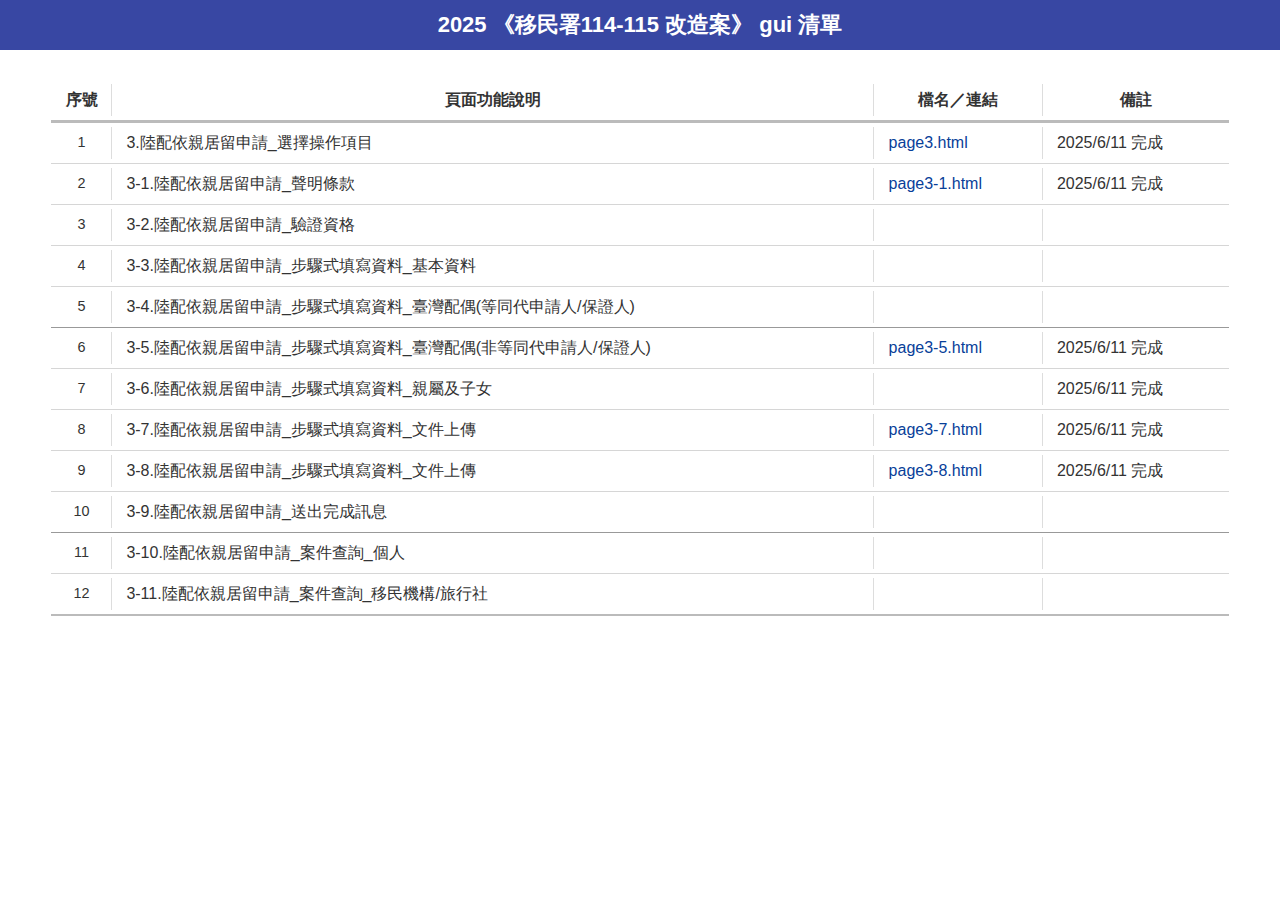
<file: index.html>
<!DOCTYPE html>
<html lang="en">
<head>
  <meta charset="UTF-8">
  <meta name="viewport" content="width=device-width, initial-scale=1.0">
  <title>陸配依親居留線上送件服務（移民署）</title>

  <style>
    html{scroll-behavior: smooth;}
    body {margin: 0;font-family: 'Source Code Pro', Arial, Helvetica, sans-serif;font-size: 16px;background: #fff;}

    h1 {text-align: center;background: #3847a3;color: #fff;margin: 0 0 30px;padding: 10px;font-size: 22px;}

    nav.sticky {
      position: fixed; z-index: 99;
      right: 0; top: 200px; left: auto;
      padding: 8px;
      background-color: rgb(0 0 0 / .7);
      a{
        display: block; width: 1em;
        padding: 8px;
        line-height: 1.2;
        text-decoration: none;
        color: #fff;
        &:hover{ background-color: #3847a3; color: #fff;}
        &+a{border-top: 1px solid #888;}
      }
    }

    table {counter-reset: item;border-collapse: collapse;margin: 30px auto 60px;max-width: 1400px;width: 92%;line-height: 1.5;border-bottom: 2px solid #bbb;color: #333; }
    caption{ font-size: 1.5em; border-bottom: 3px solid #3847a3;font-weight: bold;}

    td,  th {position: relative;padding: .5em .9em;border-bottom: 1px solid #d6d6d6;}
    th {border-bottom: 3px solid #bbb;white-space: nowrap;}
    tr:nth-child(5n) td {border-bottom-color: #999}
    /* tr.new{background: #f1fad0;} */

    th:after,
    td:after {content: '';position: absolute;top: 4px;bottom: 4px;right: 0;width: 1px;background: #ddd;}

    th:last-child:after,
    td:last-child:after {display: none}

    td:first-child {text-align: center;font-size: .9em;}

    td:first-child:before {content: counter(item);counter-increment: item;}

    td[colspan] {font-size: 13px;padding: 3px 0 2px;}
    td[colspan]::before{display: none}


    td ul,
    td ol {margin: 0;padding-left: 1.25em;line-height: 1.4;}

    td ul,
    td ol {display: none}

    td li+li {margin-top: .6em;}

    a {text-decoration: none;color: #084099;}

    a:hover {text-decoration: underline;color: #0199eb;}


    /* tr.hidden, tr.hidden ~ tr{display: none} */
    @media screen and (max-width: 700px) {

      tr,td,th {display: block;}

      td:after {display: none;}

      td {min-height: 1em;}

      tr:first-child {display: none}

      tr {border: 1px solid #999;margin: 0 0 10px;}

      tr:nth-child(5n) td {border-bottom-color: #d6d6d6}

      td:first-child,
      td:nth-child(2) {float: left;padding: 8px;height: 16px;background: #eee;border: none;}

      td:nth-child(2) {float: right;}

      td:nth-child(3) {clear: both;}

      td:last-child {border: none;}

      .seperator td:nth-child(2) {float: none;background: transparent;padding: 0;}

      .seperator td:first-child {display: none}
    }
  </style>

</head>
<body>
  <h1>2025 《移民署114-115 改造案》 gui 清單</h1>

  <table>
    <thead>
      <tr>
        <th style="width: 2em;">序號</th>
        <th>頁面功能說明</th>
        <th>檔名／連結</th>
        <th>備註</th>
      </tr>
    </thead>
    <tbody>
    <tr>
      <td></td>
      <td>3.陸配依親居留申請_選擇操作項目</td>
      <td><a href="page3.html" target="_Blank">page3.html</a></td>
      <td>2025/6/11 完成</td>
    </tr>
    <tr>
      <td></td>
      <td>3-1.陸配依親居留申請_聲明條款</td>
      <td><a href="page3-1.html" target="_Blank">page3-1.html</a></td>
      <td>2025/6/11 完成</td>
    </tr>

    <tr>
      <td></td>
      <td>3-2.陸配依親居留申請_驗證資格</td>
      <!-- <td><a href="xxx.html" target="_Blank">xxx.html</a></td> -->
      <td></td>
      <td></td>
    </tr>
    <tr>
      <td></td>
      <td>3-3.陸配依親居留申請_步驟式填寫資料_基本資料</td>
      <!-- <td><a href="xxx.html" target="_Blank">xxx.html</a></td> -->
      <td></td>
      <td></td>
    </tr>
    <tr>
      <td></td>
      <td>3-4.陸配依親居留申請_步驟式填寫資料_臺灣配偶(等同代申請人/保證人)</td>
      <!-- <td><a href="xxx.html" target="_Blank">xxx.html</a></td> -->
      <td></td>
      <td></td>
    </tr>

    <tr>
      <td></td>
      <td>3-5.陸配依親居留申請_步驟式填寫資料_臺灣配偶(非等同代申請人/保證人)</td>
      <td><a href="page3-5.html" target="_Blank">page3-5.html</a></td>
      <td>2025/6/11 完成</td>
    </tr>
    <tr>
      <td></td>
      <td>3-6.陸配依親居留申請_步驟式填寫資料_親屬及子女</td>
      <!-- <td><a href="xxx.html" target="_Blank">xxx.html</a></td> -->
      <td></td>
      <td>2025/6/11 完成</td>
    </tr>
    <tr>
      <td></td>
      <td>3-7.陸配依親居留申請_步驟式填寫資料_文件上傳</td>
      <td><a href="page3-7.html" target="_Blank">page3-7.html</a></td>
      <td>2025/6/11 完成</td>
    </tr>
    <tr>
      <td></td>
      <td>3-8.陸配依親居留申請_步驟式填寫資料_文件上傳</td>
      <td><a href="page3-8.html" target="_Blank">page3-8.html</a></td>
      <td>2025/6/11 完成</td>
    </tr>
    <tr>
      <td></td>
      <td>3-9.陸配依親居留申請_送出完成訊息</td>
      <!-- <td><a href="xxx.html" target="_Blank">xxx.html</a></td> -->
      <td></td>
      <td></td>
    </tr>
    <tr>
      <td></td>
      <td>3-10.陸配依親居留申請_案件查詢_個人</td>
      <!-- <td><a href="xxx.html" target="_Blank">xxx.html</a></td> -->
      <td></td>
      <td></td>
    </tr>
    <tr>
      <td></td>
      <td>3-11.陸配依親居留申請_案件查詢_移民機構/旅行社</td>
      <!-- <td><a href="xxx.html" target="_Blank">xxx.html</a></td> -->
      <td></td>
      <td></td>
    </tr>
  </tbody>
  </table>
</body>
</html>
</file>
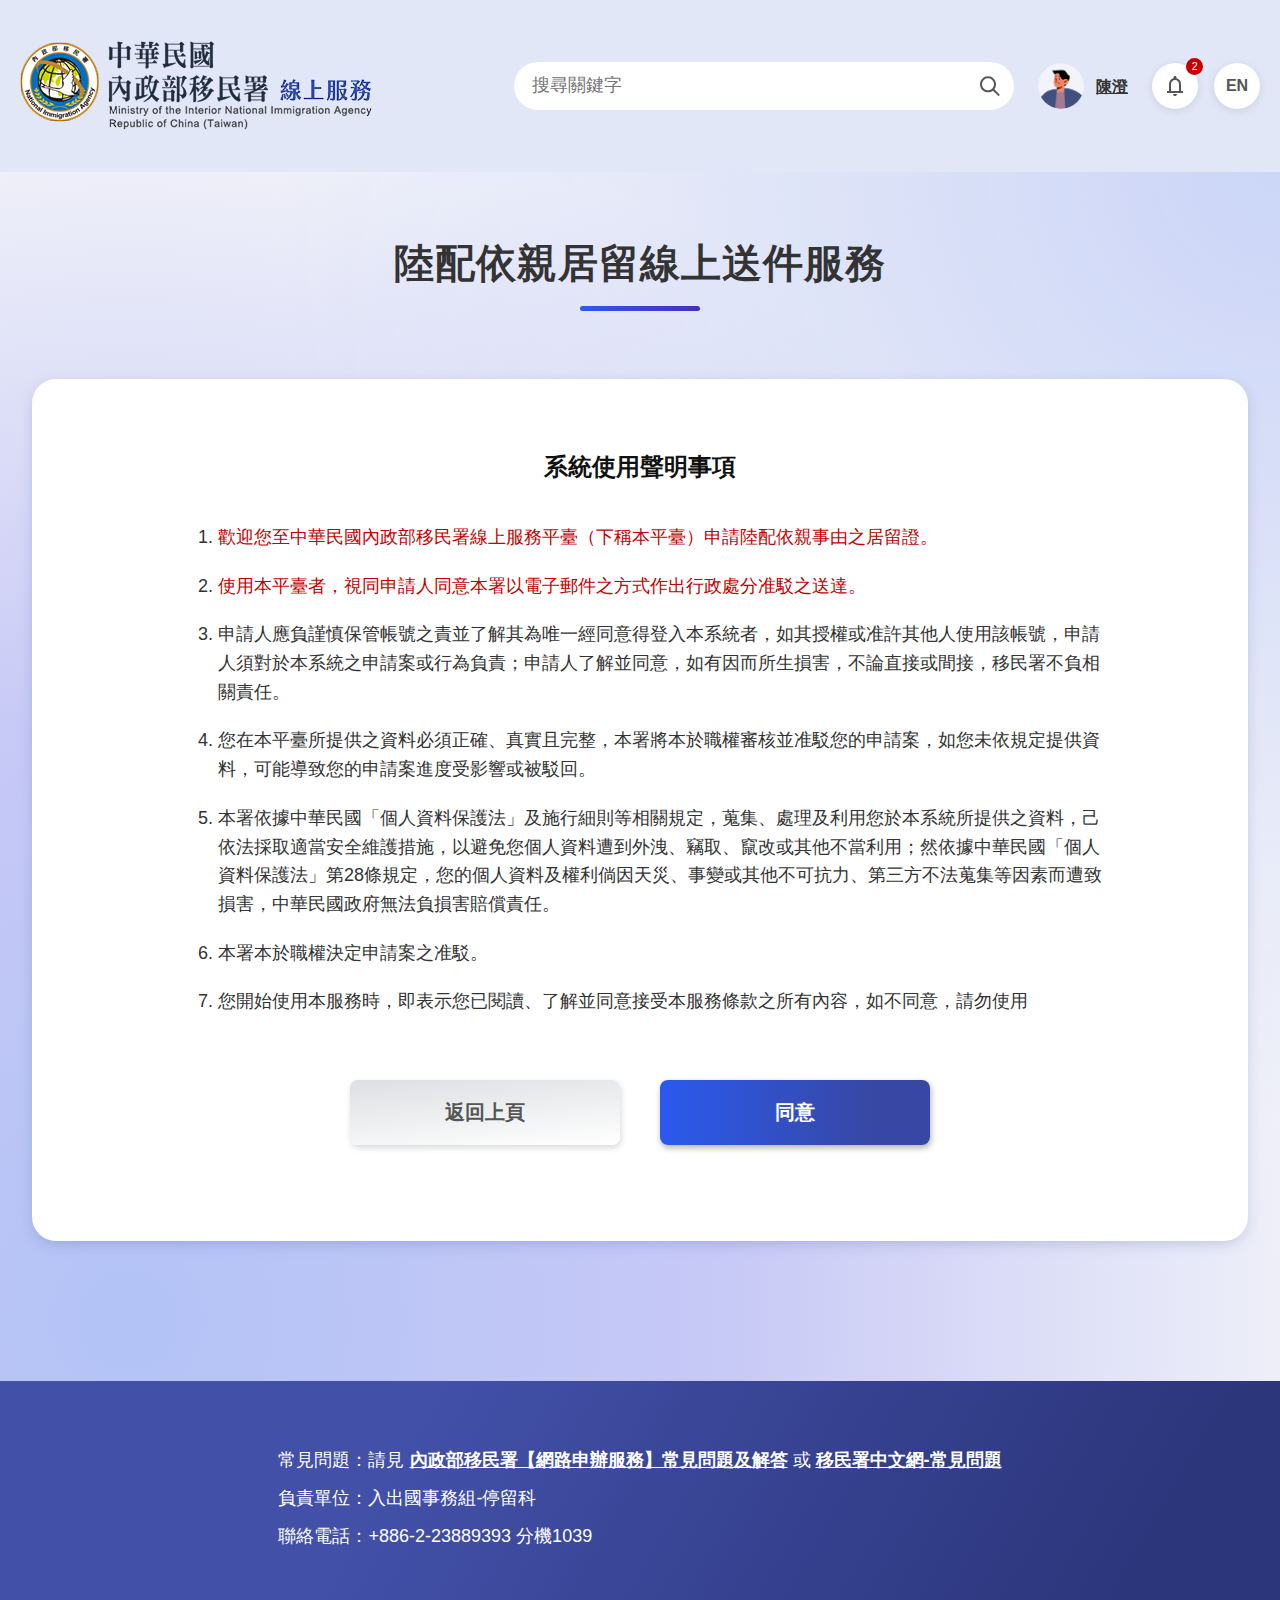
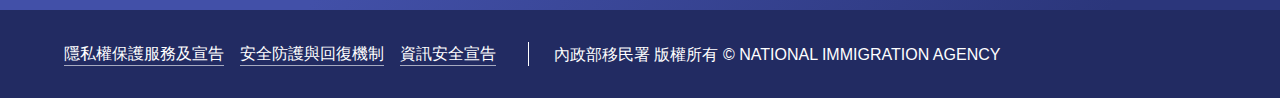
<file: page3-1.html>
<!DOCTYPE html>
<html lang="zh-Hant-TW">
<head>
  <meta charset="UTF-8">
  <meta name="viewport" content="width=device-width, initial-scale=1.0">
  <title>陸配依親居留＿線上申請</title>
  <link rel="stylesheet" href="css/style.css">
  <script src="js/jquery-3.7.1.min.js"></script>
  <script src="js/uieffect.js"></script>
</head>
<body>
  <header class="siteHeader">
    <h1><a href="#"><img src="publicData/h1.png" alt="內政部移民署 線上服務"></a></h1>
    <div class="flexBox">
      <button class="searchCtrl" type="button" arial-expanded="false">查詢區</button>
      <section class="search">
        <form action="">
          <input type="text" placeholder="搜尋關鍵字">
          <button type="button">查詢</button>
        </form>
      </section>
      <div class="whoIs">
        <img src="publicData/avatar.png" alt="">
        <a href="#">陳澄</a>
      </div>
      <div class="yourMessage">
        <a aria-label="你有2則訊息" href="#"></a>
        <span class="count">2</span>
      </div>
      <button class="langSwitch" type="button">EN</button>
      <button class="viewMore" type="button"></button>
    </div>
  </header>

  <main class="main">

    <h2>陸配依親居留線上送件服務</h2>
  
    <section class="declaration">
      <h3>系統使用聲明事項</h3>
      <ol>
        <li><em>歡迎您至中華民國內政部移民署線上服務平臺（下稱本平臺）申請陸配依親事由之居留證。</em></li>
        <li><em>使用本平臺者，視同申請人同意本署以電子郵件之方式作出行政處分准駁之送達。</em></li>
        <li>申請人應負謹慎保管帳號之責並了解其為唯一經同意得登入本系統者，如其授權或准許其他人使用該帳號，申請人須對於本系統之申請案或行為負責；申請人了解並同意，如有因而所生損害，不論直接或間接，移民署不負相關責任。</li>
        <li>您在本平臺所提供之資料必須正確、真實且完整，本署將本於職權審核並准駁您的申請案，如您未依規定提供資料，可能導致您的申請案進度受影響或被駁回。</li>
        <li>本署依據中華民國「個人資料保護法」及施行細則等相關規定，蒐集、處理及利用您於本系統所提供之資料，己依法採取適當安全維護措施，以避免您個人資料遭到外洩、竊取、竄改或其他不當利用；然依據中華民國「個人資料保護法」第28條規定，您的個人資料及權利倘因天災、事變或其他不可抗力、第三方不法蒐集等因素而遭致損害，中華民國政府無法負損害賠償責任。</li>
        <li>本署本於職權決定申請案之准駁。</li>
        <li>您開始使用本服務時，即表示您已閱讀、了解並同意接受本服務條款之所有內容，如不同意，請勿使用</li>
      </ol>

      <div class="btnDiv">
        <span class="button"><a href="#">返回上頁</a></span>
        <!-- <button type="button" >返回上頁</button> -->
        <button type="button" class="submit">同意</button>
      </div>
    </section>

  </main>

  <footer class="siteFooter">
    <div class="contactInfo">
      <p>常見問題：請見 <a href="#">內政部移民署【網路申辦服務】常見問題及解答</a> 或 <a href="#">移民署中文網-常見問題</a></p>
      <p>負責單位：入出國事務組-停留科</p>
      <p>聯絡電話：+886-2-23889393 分機1039</p>
    </div>
    <div class="base">
      <ul>
        <li><a href="#">隱私權保護服務及宣告</a></li>
        <li><a href="#">安全防護與回復機制</a></li>
        <li><a href="#">資訊安全宣告</a></li>
      </ul>
      <div>
        <p>內政部移民署 版權所有 © NATIONAL IMMIGRATION AGENCY</p>
      </div>
    </div>
  </footer>
</body>
</html>
</file>
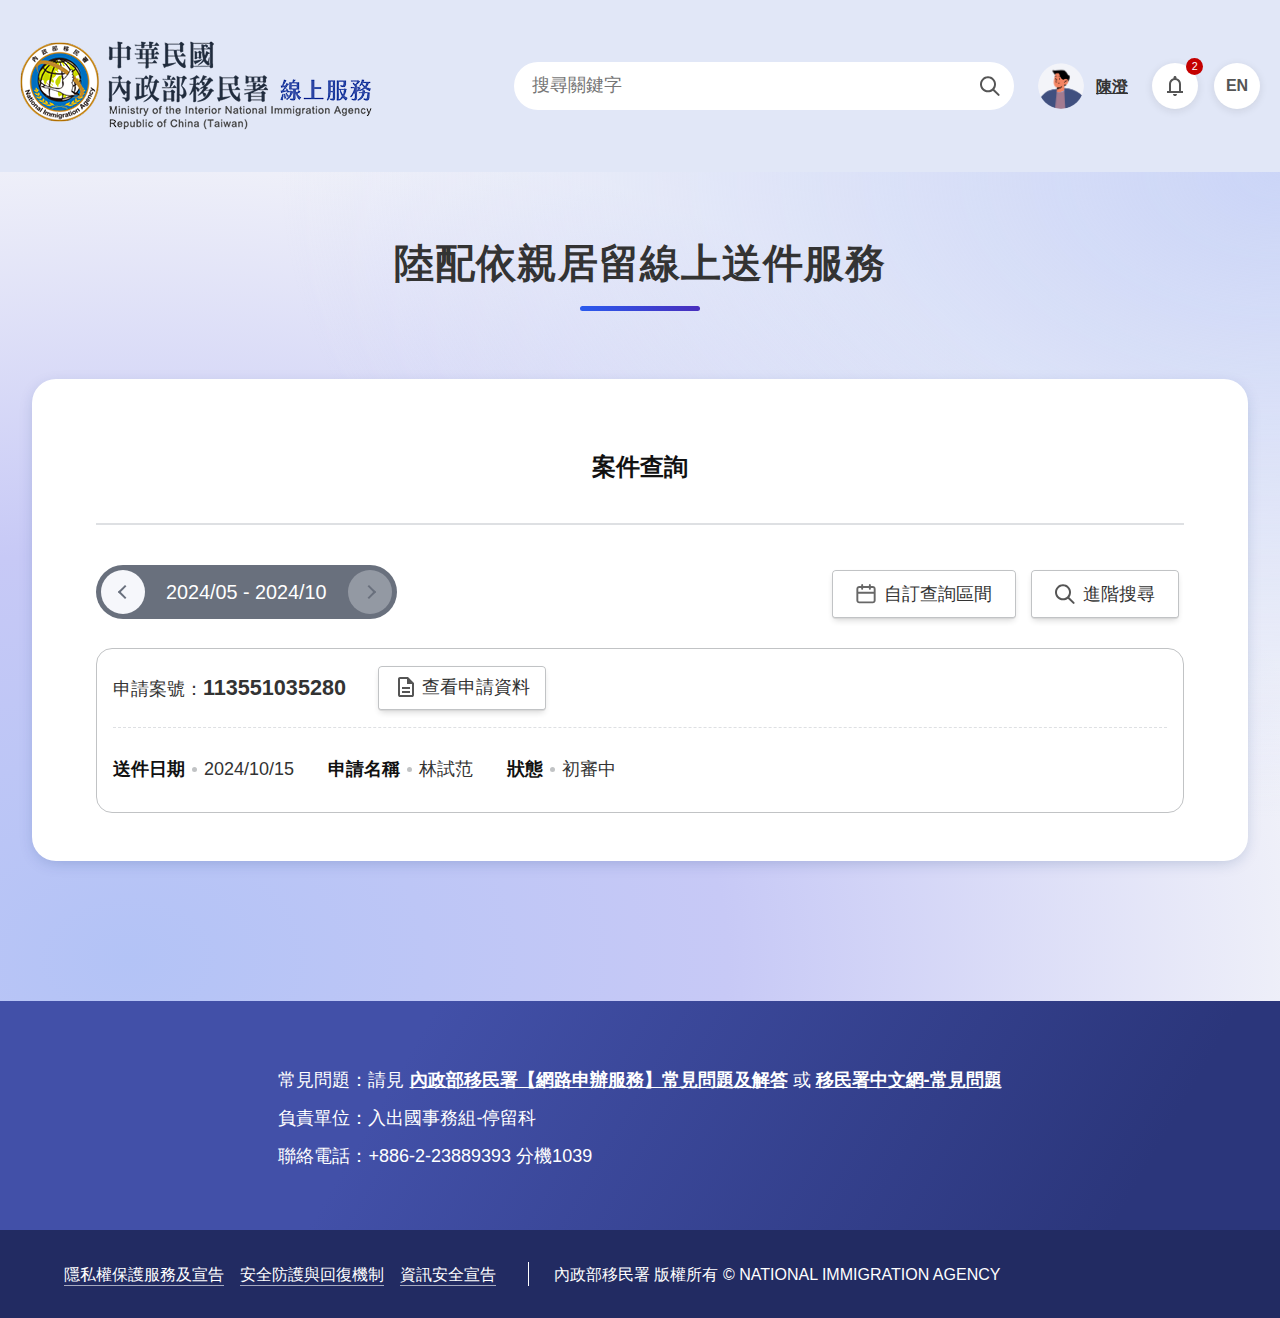
<file: page3-10.html>
<!DOCTYPE html>
<html lang="zh-Hant-TW">
<head>
  <meta charset="UTF-8">
  <meta name="viewport" content="width=device-width, initial-scale=1.0">
  <title>陸配依親居留＿線上申請</title>
  <link rel="stylesheet" href="css/style.css">
  <script src="js/jquery-3.7.1.min.js"></script>
  <script src="js/uieffect.js"></script>
</head>
<body>
  <header class="siteHeader">
    <h1><a href="#"><img src="publicData/h1.png" alt="內政部移民署 線上服務"></a></h1>
    <div class="flexBox">
      <button class="searchCtrl" type="button" arial-expanded="false">查詢區</button>
      <section class="search">
        <form action="">
          <input type="text" placeholder="搜尋關鍵字">
          <button type="button">查詢</button>
        </form>
      </section>
      <div class="whoIs">
        <img src="publicData/avatar.png" alt="">
        <a href="#">陳澄</a>
      </div>
      <div class="yourMessage">
        <a aria-label="你有2則訊息" href="#"></a>
        <span class="count">2</span>
      </div>
      <button class="langSwitch" type="button">EN</button>
      <button class="viewMore" type="button"></button>
    </div>
  </header>

  <main class="main">

    <h2>陸配依親居留線上送件服務</h2>
  
    <section class="form">
      <h3>案件查詢</h3>

      <section class="caseSearch">
        <div class="dateRange">
          <button class="navArrow prev"></button>
          <div class="period"><time aria-label="起始日期">2024/05</time> - <time aria-label="結束日期">2024/10</time></div>
          <button class="navArrow next" disabled></button>
        </div>
        <div class="buttonGroup">
          <button type="button">自訂查詢區間</button>
          <div class="button"><a href="#">進階搜尋</a></div>
        </div>
      </section>
      <section class="oneCase">
        <div class="caseId">
          <span class="idNumber">申請案號：<em>113551035280</em></span>
          <button type="button">查看申請資料</button>
        </div>
        <dl>
          <div>
            <dt>送件日期</dt>
            <dd>2024/10/15</dd>
          </div>
          <div>
            <dt>申請名稱</dt>
            <dd>林試范</dd>
          </div>
          <div>
            <dt>狀態</dt>
            <dd>初審中</dd>
          </div>
        </dl>
      </section>
    </section>
  </main>

  <footer class="siteFooter">
    <div class="contactInfo">
      <p>常見問題：請見 <a href="#">內政部移民署【網路申辦服務】常見問題及解答</a> 或 <a href="#">移民署中文網-常見問題</a></p>
      <p>負責單位：入出國事務組-停留科</p>
      <p>聯絡電話：+886-2-23889393 分機1039</p>
    </div>
    <div class="base">
      <ul>
        <li><a href="#">隱私權保護服務及宣告</a></li>
        <li><a href="#">安全防護與回復機制</a></li>
        <li><a href="#">資訊安全宣告</a></li>
      </ul>
      <div>
        <p>內政部移民署 版權所有 © NATIONAL IMMIGRATION AGENCY</p>
      </div>
    </div>
  </footer>
</body>
</html>
</file>
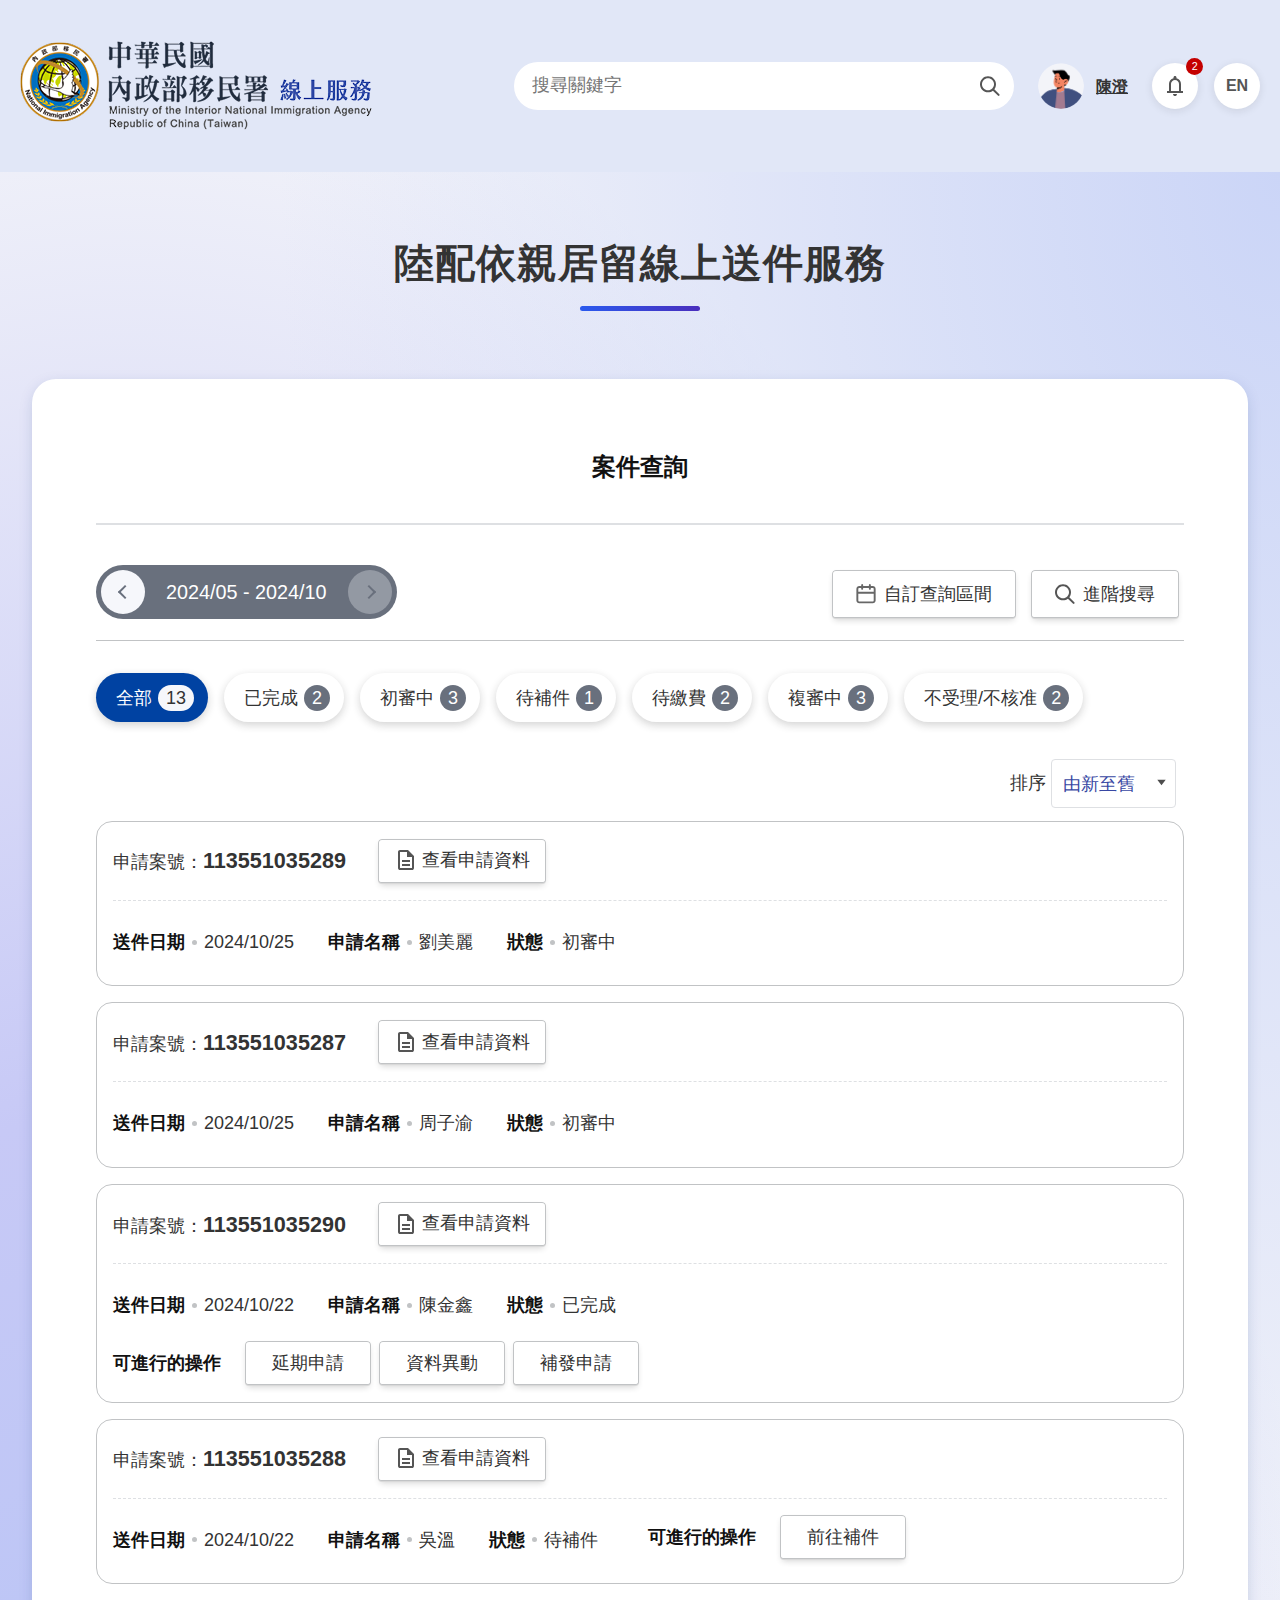
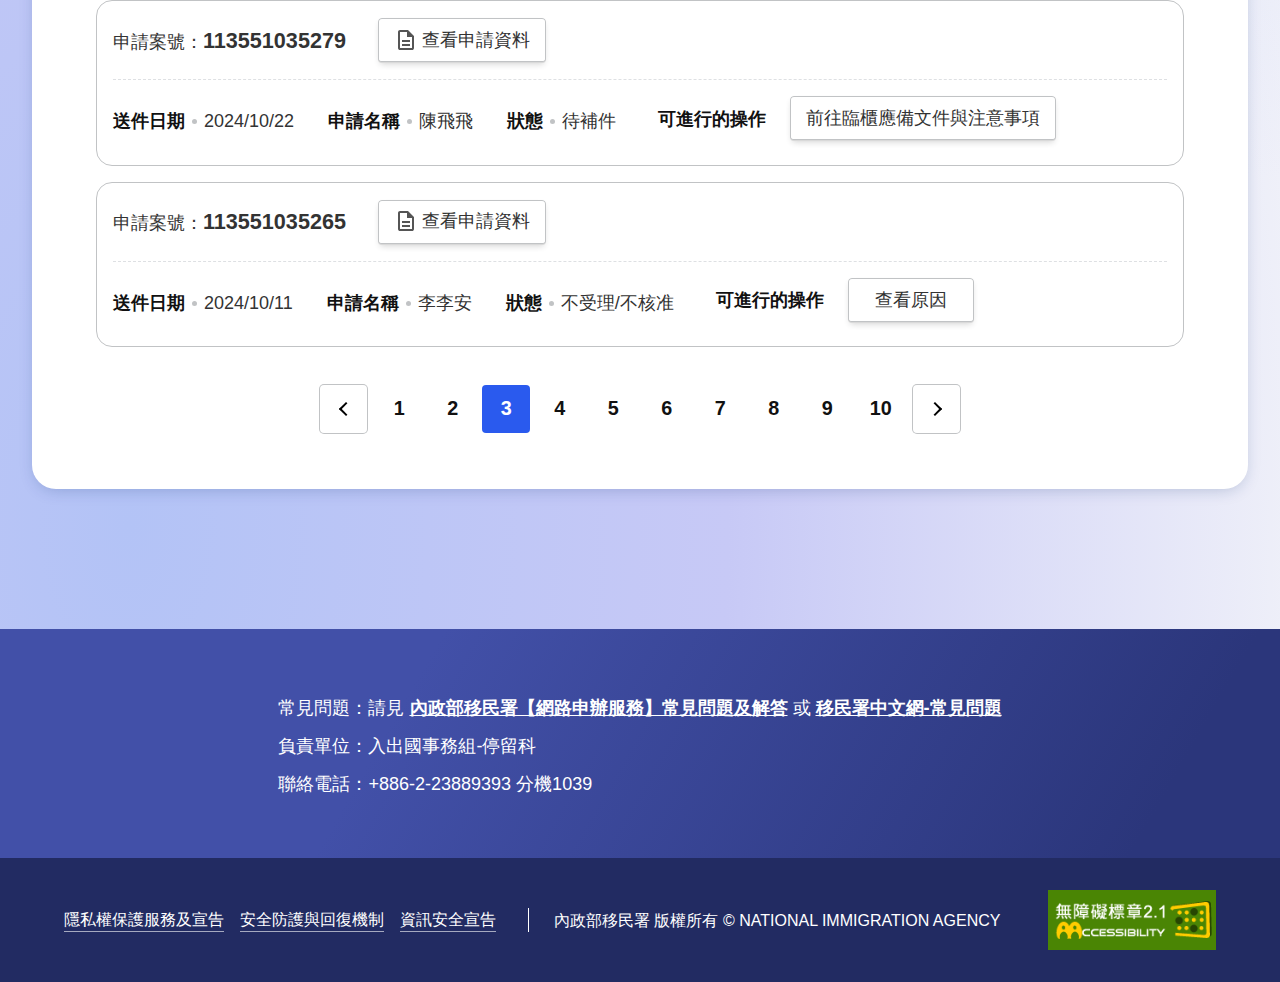
<file: page3-11.html>
<!DOCTYPE html>
<html lang="zh-Hant-TW">
<head>
  <meta charset="UTF-8">
  <meta name="viewport" content="width=device-width, initial-scale=1.0">
  <title>陸配依親居留＿線上申請</title>
  <link rel="stylesheet" href="css/style.css">
  <script src="js/jquery-3.7.1.min.js"></script>
  <script src="js/uieffect.js"></script>
</head>
<body>
  <header class="siteHeader">
    <h1><a href="#"><img src="publicData/h1.png" alt="內政部移民署 線上服務"></a></h1>
    <div class="flexBox">
      <button class="searchCtrl" type="button" arial-expanded="false">查詢區</button>
      <section class="search">
        <form action="">
          <input type="text" placeholder="搜尋關鍵字">
          <button type="button">查詢</button>
        </form>
      </section>
      <div class="whoIs">
        <img src="publicData/avatar.png" alt="">
        <a href="#">陳澄</a>
      </div>
      <div class="yourMessage">
        <a aria-label="你有2則訊息" href="#"></a>
        <span class="count">2</span>
      </div>
      <button class="langSwitch" type="button">EN</button>
      <button class="viewMore" type="button"></button>
    </div>
  </header>

  <main class="main">

    <h2>陸配依親居留線上送件服務</h2>
  
    <section class="form">
      <h3>案件查詢</h3>

      <section class="caseSearch">
        <div class="dateRange">
          <button class="navArrow prev" aria-label="往前"></button>
          <div class="period"><time aria-label="起始日期">2024/05</time> - <time aria-label="結束日期">2024/10</time></div>
          <button class="navArrow next" aria-label="往後" disabled></button>
        </div>
        <div class="buttonGroup">
          <button type="button">自訂查詢區間</button>
          <div class="button"><a href="#">進階搜尋</a></div>
        </div>
      </section>

      <div class="filterTerms">
        <ul>
          <li class="active"><a href="#">全部<span class="count">13</span></a></li>
          <li><a href="#">已完成<span class="count">2</span></a></li>
          <li><a href="#">初審中<span class="count">3</span></a></li>
          <li><a href="#">待補件<span class="count">1</span></a></li>
          <li><a href="#">待繳費<span class="count">2</span></a></li>
          <li><a href="#">複審中<span class="count">3</span></a></li>
          <li><a href="#">不受理/不核准<span class="count">2</span></a></li>
        </ul>
      </div>

      <div class="sorting">
        排序
        <select name="" id="">
          <option value="">由新至舊</option>
          <option value="">由舊至新</option>
        </select>
      </div>
      
      <section class="caseList">
        <section class="oneCase">
          <div class="caseId">
            <span class="idNumber">申請案號：<em>113551035289</em></span>
            <button type="button">查看申請資料</button>
          </div>
          <dl>
            <div>
              <dt>送件日期</dt>
              <dd>2024/10/25</dd>
            </div>
            <div>
              <dt>申請名稱</dt>
              <dd>劉美麗</dd>
            </div>
            <div>
              <dt>狀態</dt>
              <dd>初審中</dd>
            </div>
          </dl>
        </section>

        <section class="oneCase">
          <div class="caseId">
            <span class="idNumber">申請案號：<em>113551035287</em></span>
            <button type="button">查看申請資料</button>
          </div>
          <dl>
            <div>
              <dt>送件日期</dt>
              <dd>2024/10/25</dd>
            </div>
            <div>
              <dt>申請名稱</dt>
              <dd>周子渝</dd>
            </div>
            <div>
              <dt>狀態</dt>
              <dd>初審中</dd>
            </div>
          </dl>
        </section>

        <section class="oneCase">
          <div class="caseId">
            <span class="idNumber">申請案號：<em>113551035290</em></span>
            <button type="button">查看申請資料</button>
          </div>
          <dl>
            <div>
              <dt>送件日期</dt>
              <dd>2024/10/22</dd>
            </div>
            <div>
              <dt>申請名稱</dt>
              <dd>陳金鑫</dd>
            </div>
            <div>
              <dt>狀態</dt>
              <dd>已完成</dd>
            </div>
          </dl>
          <div class="operation" aria-label="可進行的操作">
            <button type="button">延期申請</button>
            <button type="button">資料異動</button>
            <button type="button">補發申請</button>
          </div>
        </section>

        <section class="oneCase">
          <div class="caseId">
            <span class="idNumber">申請案號：<em>113551035288</em></span>
            <button type="button">查看申請資料</button>
          </div>
          <dl>
            <div>
              <dt>送件日期</dt>
              <dd>2024/10/22</dd>
            </div>
            <div>
              <dt>申請名稱</dt>
              <dd>吳溫</dd>
            </div>
            <div>
              <dt>狀態</dt>
              <dd>待補件</dd>
            </div>
          </dl>

          <div class="operation" aria-label="可進行的操作">
            <button type="button">前往補件</button>
          </div>

        </section>

        <section class="oneCase">
          <div class="caseId">
            <span class="idNumber">申請案號：<em>113551035279</em></span>
            <button type="button">查看申請資料</button>
          </div>
          <dl>
            <div>
              <dt>送件日期</dt>
              <dd>2024/10/22</dd>
            </div>
            <div>
              <dt>申請名稱</dt>
              <dd>陳飛飛</dd>
            </div>
            <div>
              <dt>狀態</dt>
              <dd>待補件</dd>
            </div>
          </dl>
          <div class="operation" aria-label="可進行的操作">
            <button type="button">前往臨櫃應備文件與注意事項</button>
          </div>
        </section>

        <section class="oneCase">
          <div class="caseId">
            <span class="idNumber">申請案號：<em>113551035265</em></span>
            <button type="button">查看申請資料</button>
          </div>
          <dl>
            <div>
              <dt>送件日期</dt>
              <dd>2024/10/11</dd>
            </div>
            <div>
              <dt>申請名稱</dt>
              <dd>李李安</dd>
            </div>
            <div>
              <dt>狀態</dt>
              <dd>不受理/不核准</dd>
            </div>
          </dl>
          <div class="operation" aria-label="可進行的操作">
            <button type="button">查看原因</button>
          </div>
        </section>

      </section>

      <section class="pagination">
        <ul class="page">
          <li class="prev"><a title="上一頁" href="#">上一頁</a></li>
          <li><a title="1" href="#">1</a></li>
          <li><a title="2" href="#">2</a></li>
          <li class="active"><a title="3" href="#">3</a></li>
          <li><a title="4" href="#">4</a></li>
          <li><a title="5" href="#">5</a></li>
          <li><a title="6" href="#">6</a></li>
          <li><a title="7" href="#">7</a></li>
          <li><a title="8" href="#">8</a></li>
          <li><a title="9" href="#">9</a></li>
          <li><a title="10" href="#">10</a></li>
          <li class="next"><a title="下一頁" href="#">下一頁</a></li>
        </ul>
      </section>

    </section>

  </main>

  <footer class="siteFooter">
    <div class="contactInfo">
      <p>常見問題：請見 <a href="#">內政部移民署【網路申辦服務】常見問題及解答</a> 或 <a href="#">移民署中文網-常見問題</a></p>
      <p>負責單位：入出國事務組-停留科</p>
      <p>聯絡電話：+886-2-23889393 分機1039</p>
    </div>
    <div class="base">
      <ul>
        <li><a href="#">隱私權保護服務及宣告</a></li>
        <li><a href="#">安全防護與回復機制</a></li>
        <li><a href="#">資訊安全宣告</a></li>
      </ul>
      <div>
        <p>內政部移民署 版權所有 © NATIONAL IMMIGRATION AGENCY</p>
      </div>
      <span class="badge"><a href="#"><img src="publicData/badge_AA.webp" alt="無障礙標章"></a></span>
    </div>
  </footer>
</body>
</html>
</file>
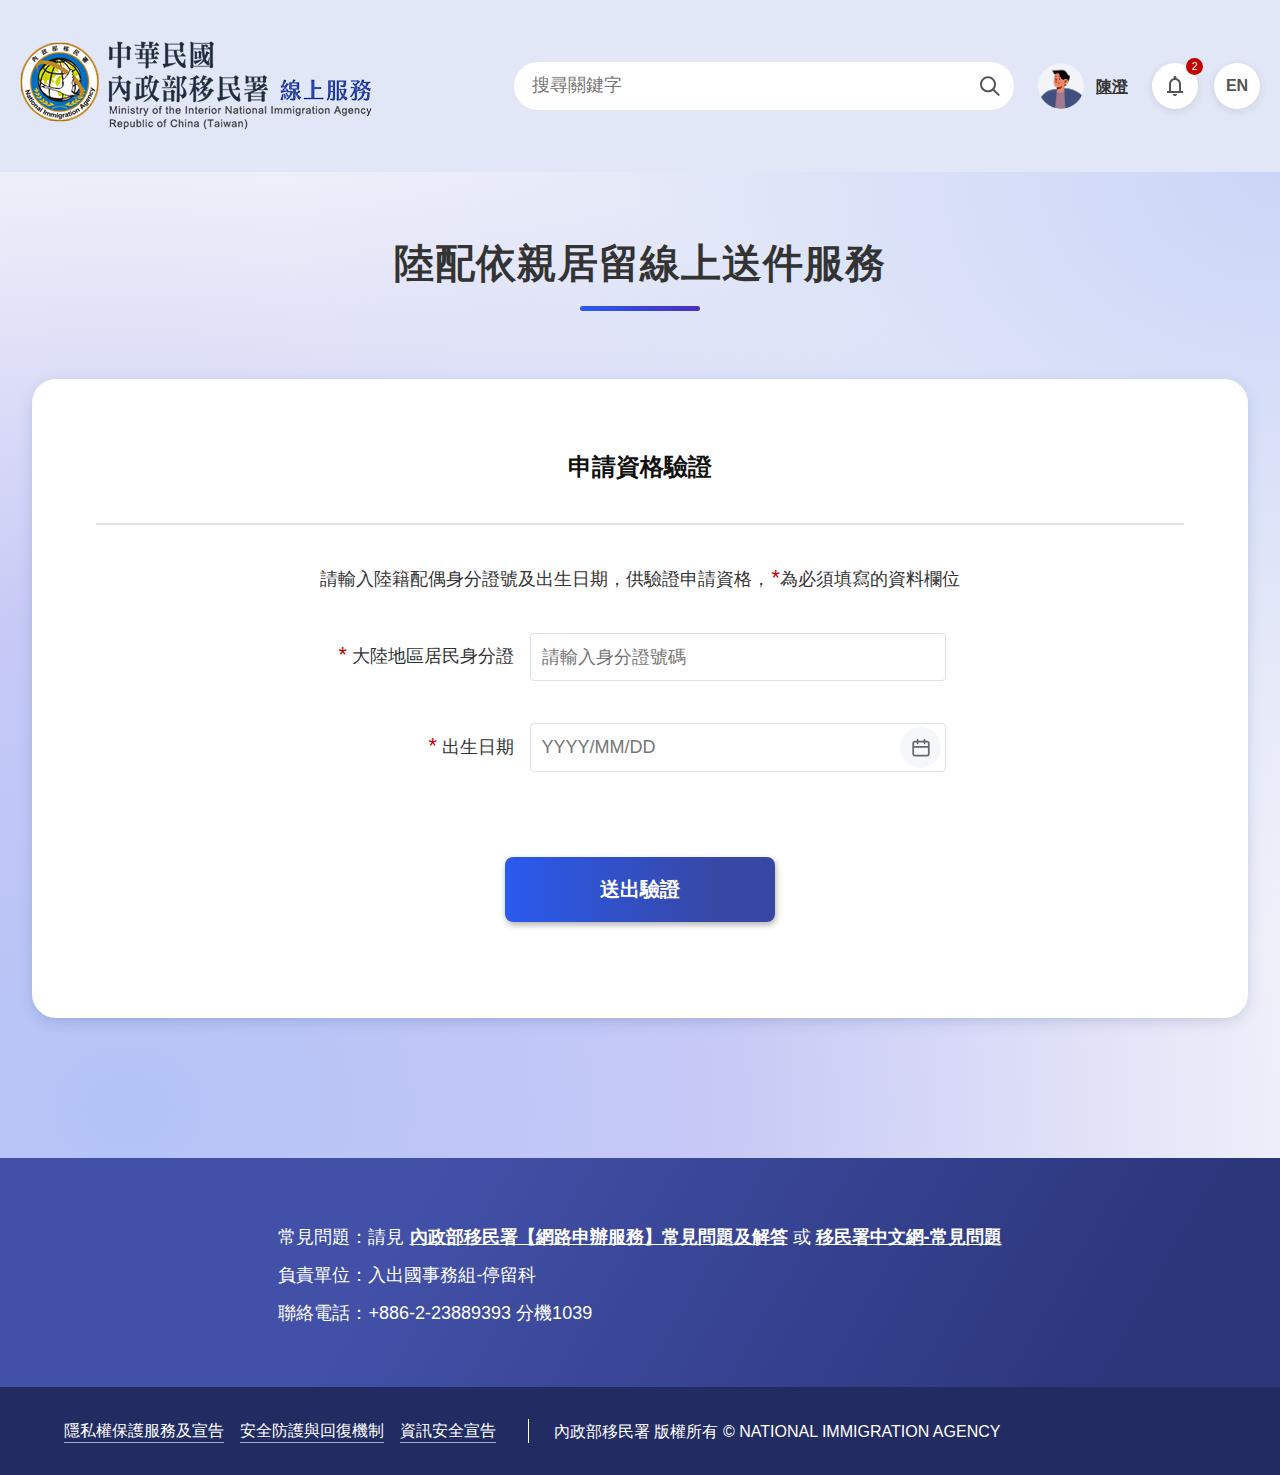
<file: page3-2.html>
<!DOCTYPE html>
<html lang="zh-Hant-TW">
<head>
  <meta charset="UTF-8">
  <meta name="viewport" content="width=device-width, initial-scale=1.0">
  <title>陸配依親居留＿線上申請</title>
  <link rel="stylesheet" href="css/style.css">
  <script src="js/jquery-3.7.1.min.js"></script>
  <script src="js/uieffect.js"></script>
</head>
<body>
  <header class="siteHeader">
    <h1><a href="#"><img src="publicData/h1.png" alt="內政部移民署 線上服務"></a></h1>
    <div class="flexBox">
      <button class="searchCtrl" type="button" arial-expanded="false">查詢區</button>
      <section class="search">
        <form action="">
          <input type="text" placeholder="搜尋關鍵字">
          <button type="button">查詢</button>
        </form>
      </section>
      <div class="whoIs">
        <img src="publicData/avatar.png" alt="">
        <a href="#">陳澄</a>
      </div>
      <div class="yourMessage">
        <a aria-label="你有2則訊息" href="#"></a>
        <span class="count">2</span>
      </div>
      <button class="langSwitch" type="button">EN</button>
      <button class="viewMore" type="button"></button>
    </div>
  </header>

  <main class="main">

    <h2>陸配依親居留線上送件服務</h2>

    <section class="form verify">
      <h3>申請資格驗證</h3>
      <p class="note">請輸入陸籍配偶身分證號及出生日期，供驗證申請資格，<abbr class="required">必填欄位</abbr>為必須填寫的資料欄位</p>
      <form action="">
        <table class="formLayout">
          <tr>
            <td><abbr class="required">必填欄位</abbr> 大陸地區居民身分證</td>
            <td><input type="text" placeholder="請輸入身分證號碼"></td>
          </tr>
          <tr>
            <td><abbr class="required">必填欄位</abbr> 出生日期</td>
            <td>
              <div class="datePicker">
                <input id="date-of-birth" type="text" placeholder="YYYY/MM/DD">
                <button type="button" class="date"></button>
              </div>
            </td>
          </tr>
        </table>

        <div class="btnDiv">
          <button type="button" class="submit">送出驗證</button>
        </div>

      </form>

    </section>

  </main>

  <footer class="siteFooter">
    <div class="contactInfo">
      <p>常見問題：請見 <a href="#">內政部移民署【網路申辦服務】常見問題及解答</a> 或 <a href="#">移民署中文網-常見問題</a></p>
      <p>負責單位：入出國事務組-停留科</p>
      <p>聯絡電話：+886-2-23889393 分機1039</p>
    </div>
    <div class="base">
      <ul>
        <li><a href="#">隱私權保護服務及宣告</a></li>
        <li><a href="#">安全防護與回復機制</a></li>
        <li><a href="#">資訊安全宣告</a></li>
      </ul>
      <div>
        <p>內政部移民署 版權所有 © NATIONAL IMMIGRATION AGENCY</p>
      </div>
    </div>
  </footer>
</body>
</html>
</file>
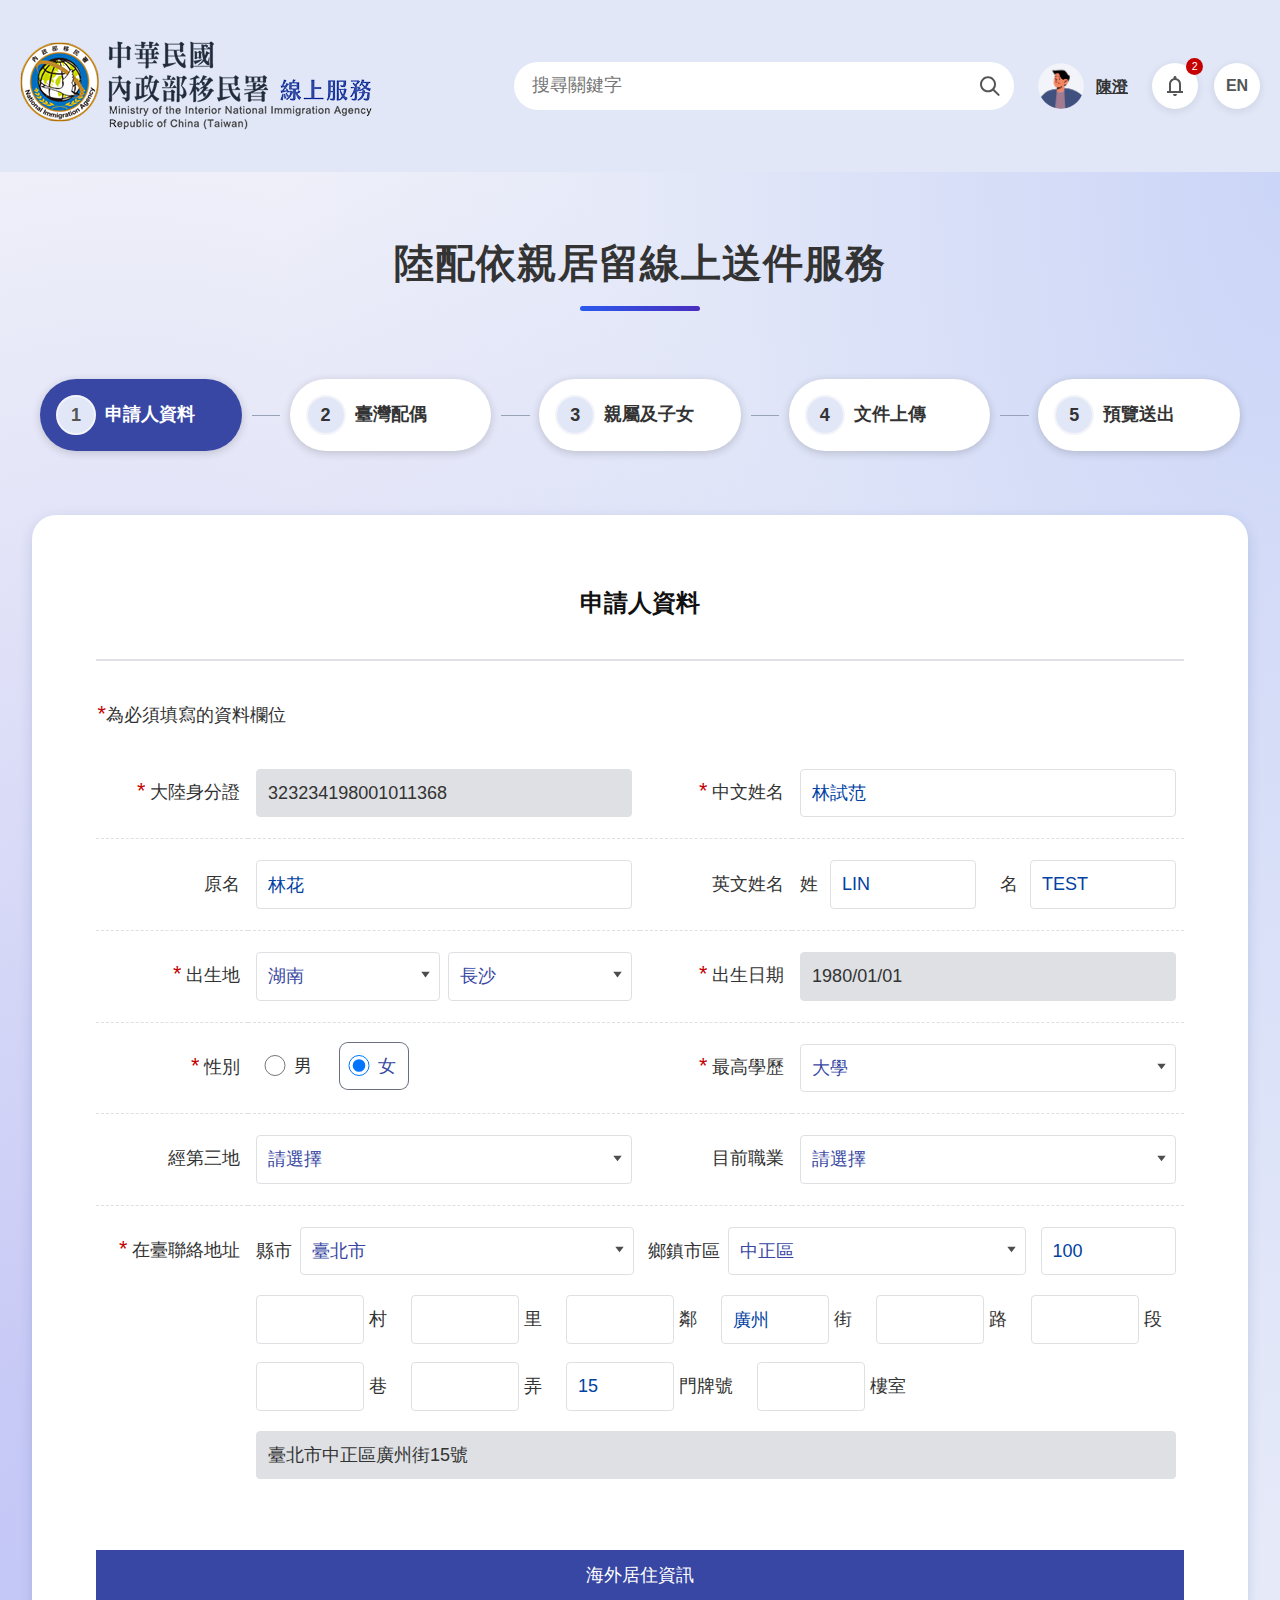
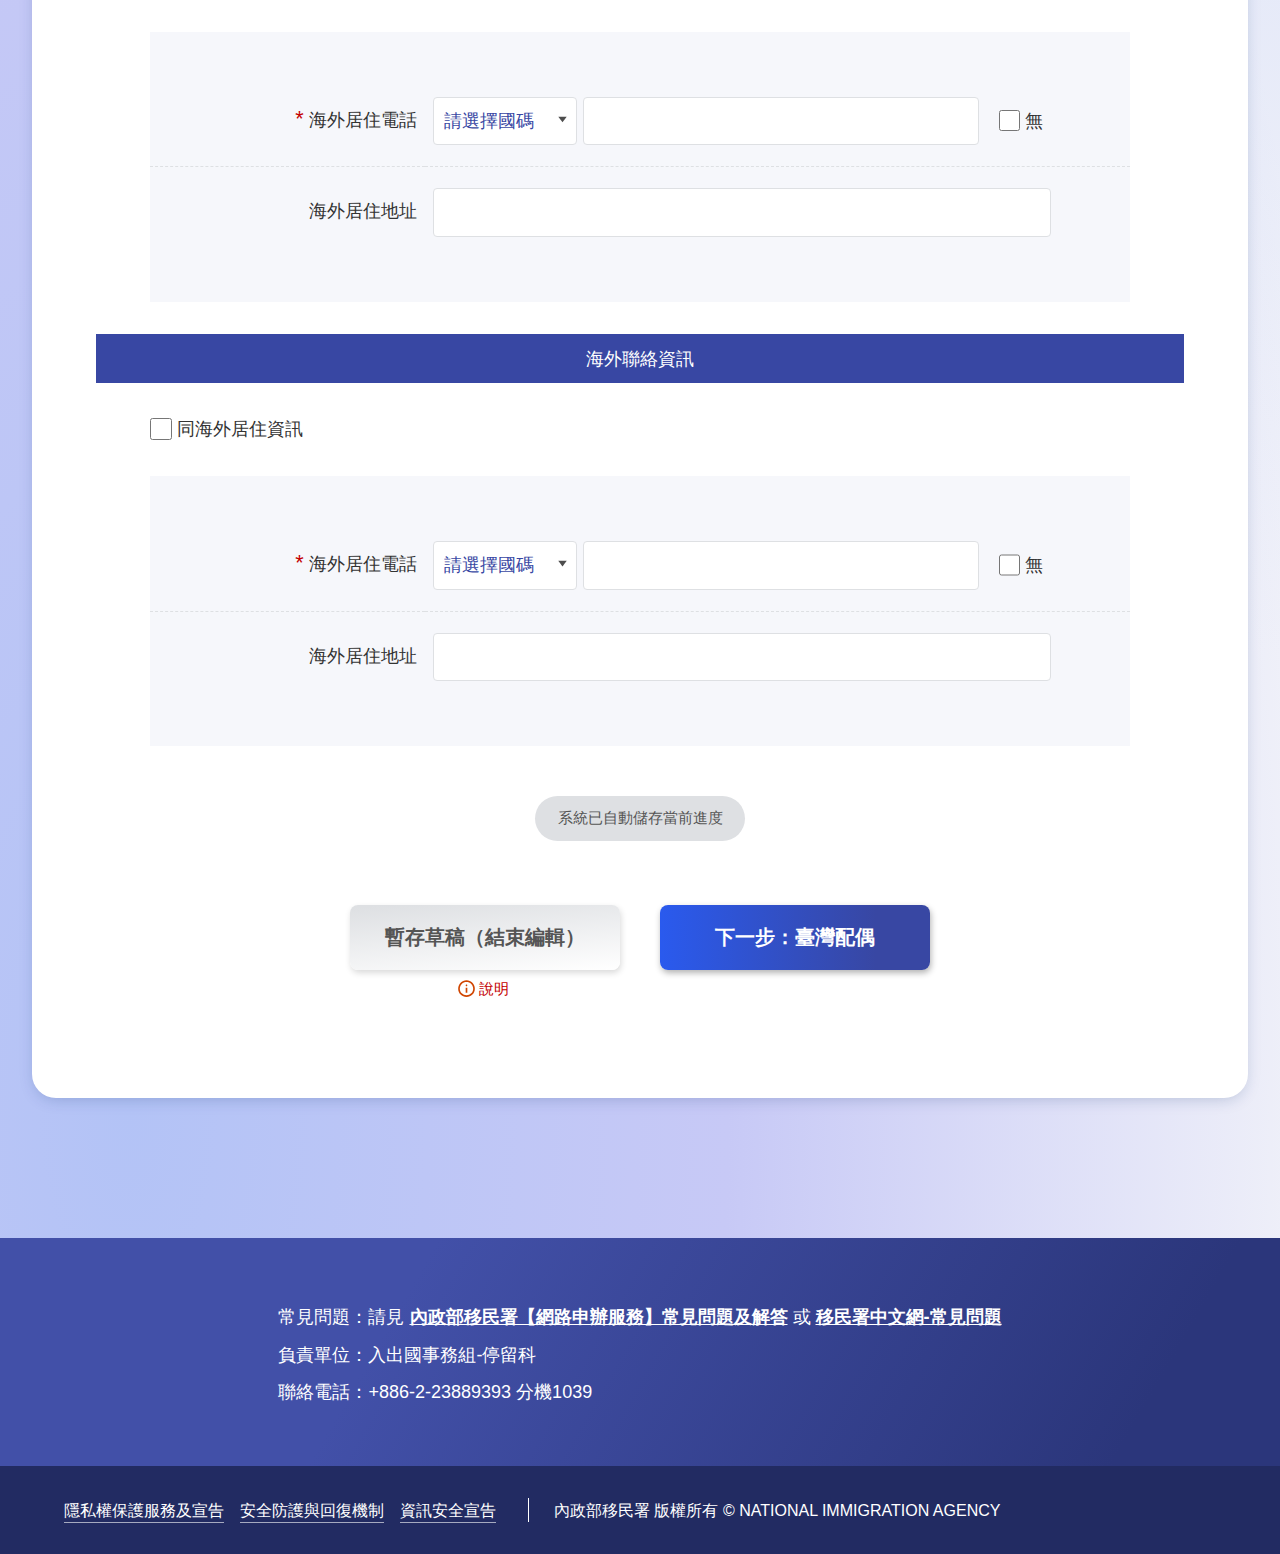
<file: page3-3.html>
<!DOCTYPE html>
<html lang="zh-Hant-TW">
<head>
  <meta charset="UTF-8">
  <meta name="viewport" content="width=device-width, initial-scale=1.0">
  <title>陸配依親居留＿線上申請</title>
  <link rel="stylesheet" href="css/style.css">
  <script src="js/jquery-3.7.1.min.js"></script>
  <script src="js/uieffect.js"></script>
</head>
<body>
  <header class="siteHeader">
    <h1><a href="#"><img src="publicData/h1.png" alt="內政部移民署 線上服務"></a></h1>
    <div class="flexBox">
      <button class="searchCtrl" type="button" arial-expanded="false">查詢區</button>
      <section class="search">
        <form action="">
          <input type="text" placeholder="搜尋關鍵字">
          <button type="button">查詢</button>
        </form>
      </section>
      <div class="whoIs">
        <img src="publicData/avatar.png" alt="">
        <a href="#">陳澄</a>
      </div>
      <div class="yourMessage">
        <a aria-label="你有2則訊息" href="#"></a>
        <span class="count">2</span>
      </div>
      <button class="langSwitch" type="button">EN</button>
      <button class="viewMore" type="button"></button>
    </div>
  </header>

  <main class="main">

    <h2>陸配依親居留線上送件服務</h2>

    <section class="steps">
      <ol>
        <li class="now"><a href="#"><i>1</i><span>申請人資料</span></a></li>
        <li><a href="#"><i>2</i><span>臺灣配偶</span></a></li>
        <li><a href="#"><i>3</i><span>親屬及子女</span></a></li>
        <li><a href="#"><i>4</i><span>文件上傳</span></a></li>
        <li><a href="#"><i>5</i><span>預覽送出</span></a></li>
      </ol>
    </section>

    <section class="form">
      <h3>申請人資料</h3>
      <p class="note"><abbr class="required">必填欄位</abbr>為必須填寫的資料欄位</p>
      <form action="">
        <table class="formLayout">
          <tr>
            <td><abbr class="required">必填欄位</abbr> 大陸身分證</td>
            <td><input class="fullWidth" type="text" readonly value="323234198001011368"></td>
            <td><abbr class="required">必填欄位</abbr> 中文姓名</td>
            <td><input class="fullWidth" type="text" value="林試范"></td>
          </tr>
          <tr>
            <td>原名</td>
            <td><input class="fullWidth" type="text" value="林花"></td>
            <td>英文姓名</td>
            <td>
              <div class="fullNameSet">
                <label>姓<input type="text" value="LIN"></label>
                <label>名<input type="text" value="TEST"></label>
              </div>
            </td>
          </tr>
          <tr>
            <td><abbr class="required">必填欄位</abbr> 出生地</td>
            <td>
              <div class="dualSelect">
                <select>
                  <option value="">湖南</option>
                  <option value="">...</option>
                  <option value="">...</option>
                </select>
                <select>
                  <option value="">長沙</option>
                  <option value="">...</option>
                  <option value="">...</option>
                </select>
              </div>
               </td>
            <td><abbr class="required">必填欄位</abbr> 出生日期</td>
            <td>
              <input class="fullWidth" type="text" value="1980/01/01" readonly>
            </td>
          </tr>
          <tr>
            <td><abbr class="required">必填欄位</abbr> 性別</td>
            <td>
              <div class="optionPool">
                <label><input name="xxx" type="radio">男</label>
                <label><input name="xxx" type="radio" checked>女</label>
              </div>
            </td>
            <td><abbr class="required">必填欄位</abbr> 最高學歷</td>
            <td>
              <select class="fullWidth">
                <option value="">大學</option>
                <option value="">...</option>
                <option value="">...</option>
              </select>
            </td>
          </tr>
          <tr>
            <td>經第三地</td>
            <td>
              <select class="fullWidth">
                <option value="">請選擇</option>
                <option value="">...</option>
                <option value="">...</option>
              </select>
            </td>
            <td>目前職業</td>
            <td>
              <select class="fullWidth">
                <option value="">請選擇</option>
                <option value="">...</option>
                <option value="">...</option>
              </select>
            </td>
          </tr>
          <tr>
            <td><abbr class="required">必填欄位</abbr> 在臺聯絡地址</td>
            <td colspan="3">
              <div class="addressSet">
                <div class="roughly">
                  <label>縣市
                    <select name="" id="">
                      <option value="">臺北市</option>
                      <option value="">XXXXX</option>
                      <option value="">XXXXX</option>
                    </select>
                  </label>
                  <label>鄉鎮市區
                    <select name="" id="">
                      <option value="">中正區</option>
                      <option value="">XXXXX</option>
                      <option value="">XXXXX</option>
                    </select>
                  </label>
                  <input aria-label="郵遞區號" type="text" value="100">
                </div>
                <div class="details">
                  <label><input type="text">村</label>
                  <label><input type="text">里</label>
                  <label><input type="text">鄰</label>
                  <label><input type="text" value="廣州">街</label>
                  <label><input type="text">路</label>
                  <label><input type="text">段</label>
                  <label><input type="text">巷</label>
                  <label><input type="text">弄</label>
                  <label><input type="text" value="15">門牌號</label>
                  <label><input type="text">樓室</label>
                </div>
                <input class="fullWidth" type="text" readonly value="臺北市中正區廣州街15號">
              </div>
            </td>
          </tr>

        </table>

        <!-- 延伸填寫 -->
        <section class="formExtend">
          <div class="title">海外居住資訊</div>
          <table class="formLayout">
            <tr>
              <td><abbr class="required">必填欄位</abbr> 海外居住電話</td>
              <td>
                <div class="phoneSet">
                  <select name="" id="">
                    <option value="">請選擇國碼</option>
                    <option value="">XXXXX</option>
                    <option value="">XXXXX</option>
                  </select>
                  <input type="tel" name="" id="">
                  <label><input type="checkbox">無</label>
                </div>
              </td>
            </tr>
            <tr>
              <td>海外居住地址</td>
              <td><input class="fullWidth" type="text" name="" id=""></td>
            </tr>
          </table>

          <div class="title">海外聯絡資訊</div>
          <label class="aloneCheck"><input name="AAA" type="checkbox">同海外居住資訊</label>
          <table class="formLayout">
            <tr>
              <td><abbr class="required">必填欄位</abbr> 海外居住電話</td>
              <td>
                <div class="phoneSet">
                  <select name="" id="">
                    <option value="">請選擇國碼</option>
                    <option value="">XXXXX</option>
                    <option value="">XXXXX</option>
                  </select>
                  <input type="tel" name="" id="">
                  <label> <input type="checkbox">無</label>
                </div>
              </td>
            </tr>
            <tr>
              <td>海外居住地址</td>
              <td><input class="fullWidth" type="text" name="" id=""></td>
            </tr>
          </table>
        </section>


        <div class="savingMsg">系統已自動儲存當前進度</div>

        <div class="btnDiv">
          <div class="hasHiddenHint">
            <button type="button"> 暫存草稿（結束編輯）</button>
              <button type="button" class="hiddenHint">說明</button>
              <div class="hintContent">點選暫存草稿，後續可至「暫存草稿匣」再繼續編輯，您已填寫的資料不會遺失，敬請放心使用</div>
          </div>
          <button type="button" class="submit">下一步：臺灣配偶</button>
        </div>

      </form>

    </section>

  </main>

  <footer class="siteFooter">
    <div class="contactInfo">
      <p>常見問題：請見 <a href="#">內政部移民署【網路申辦服務】常見問題及解答</a> 或 <a href="#">移民署中文網-常見問題</a></p>
      <p>負責單位：入出國事務組-停留科</p>
      <p>聯絡電話：+886-2-23889393 分機1039</p>
    </div>
    <div class="base">
      <ul>
        <li><a href="#">隱私權保護服務及宣告</a></li>
        <li><a href="#">安全防護與回復機制</a></li>
        <li><a href="#">資訊安全宣告</a></li>
      </ul>
      <div>
        <p>內政部移民署 版權所有 © NATIONAL IMMIGRATION AGENCY</p>
      </div>
    </div>
  </footer>
</body>
</html>
</file>
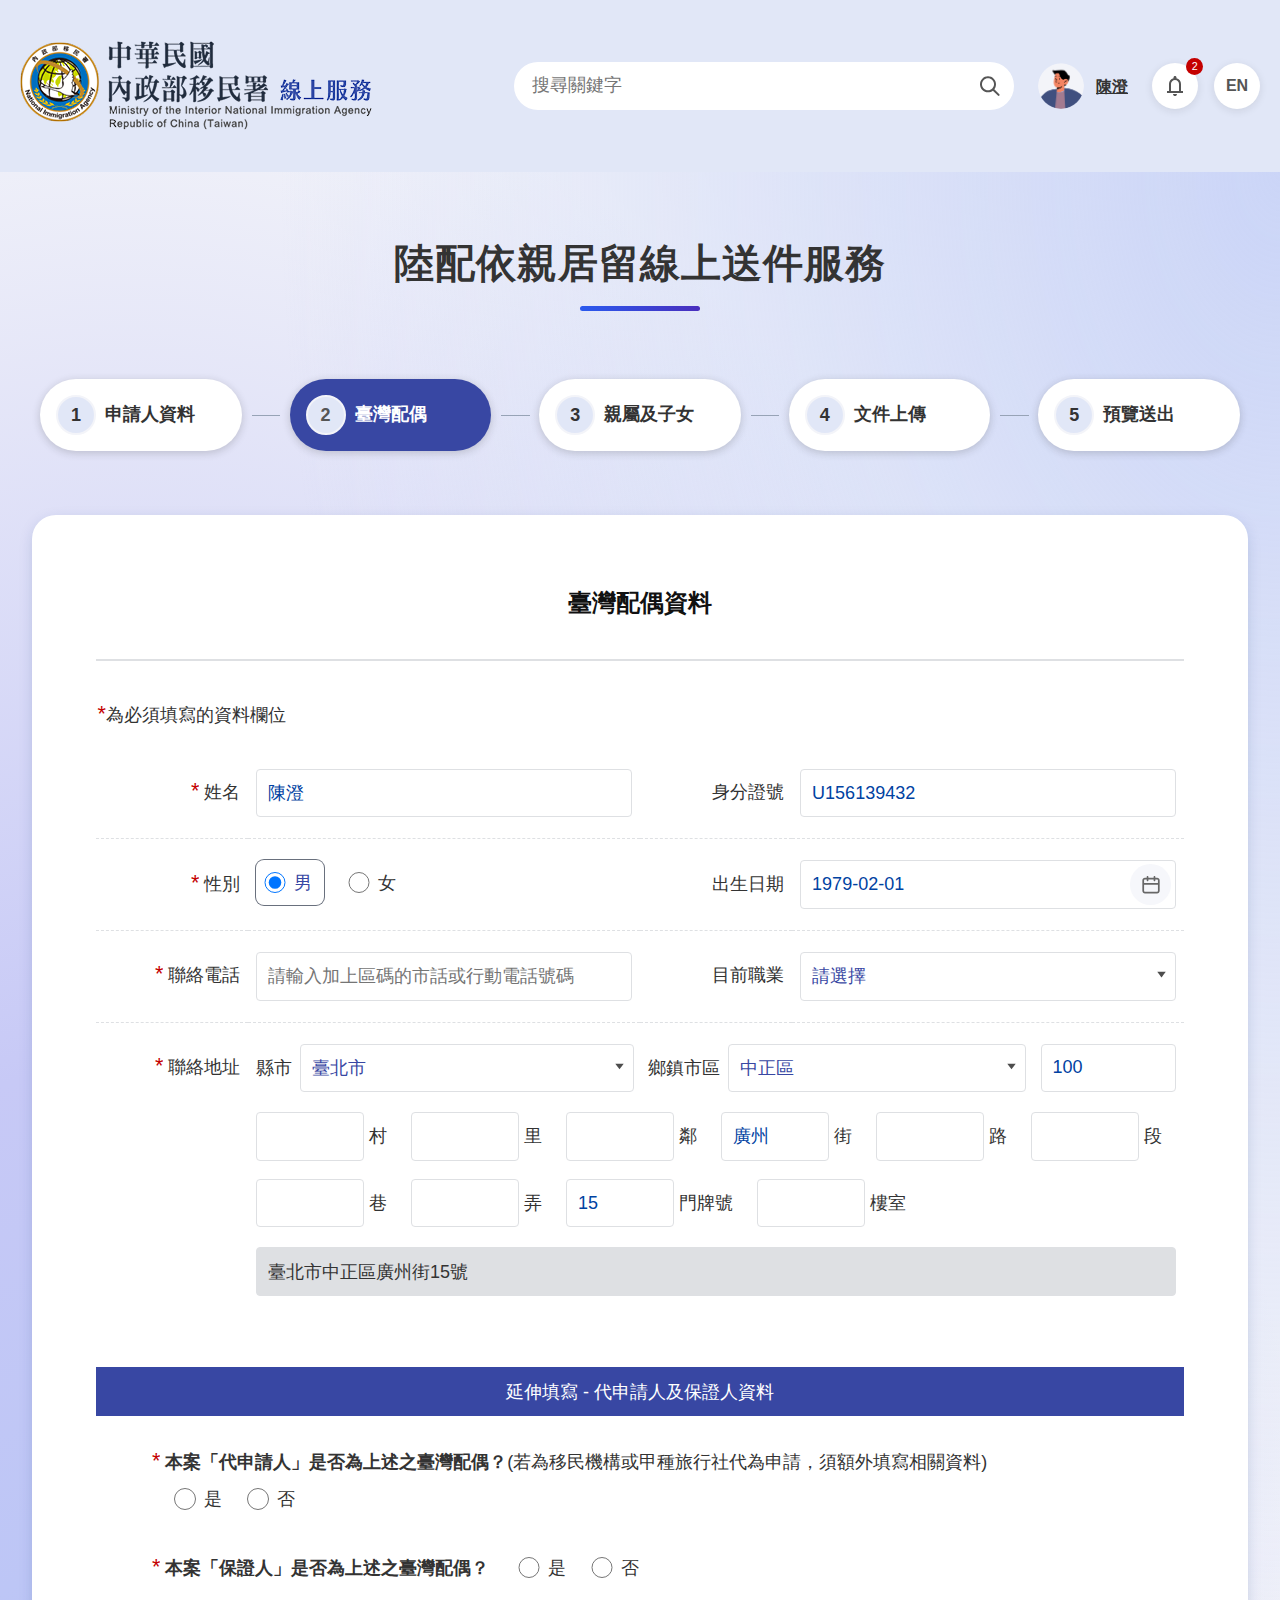
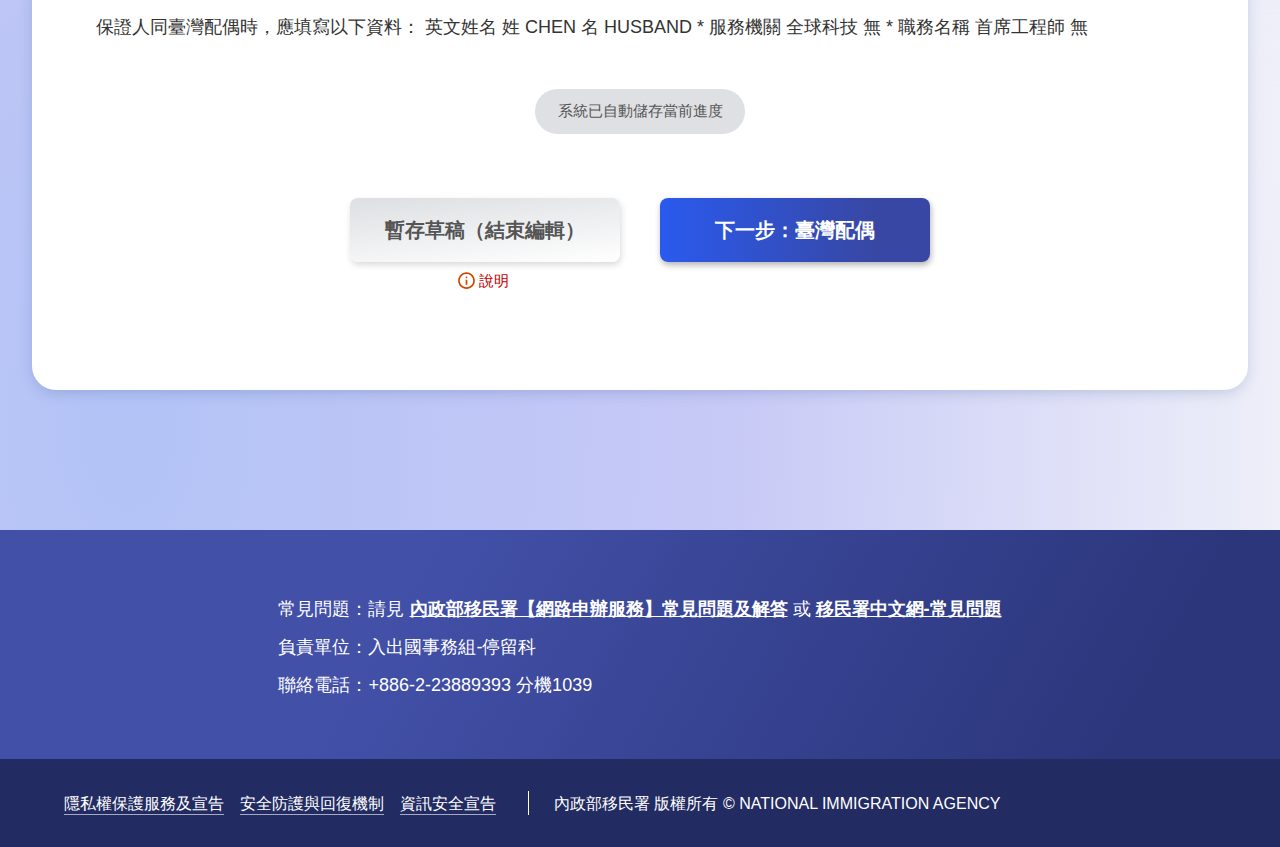
<file: page3-4.html>
<!DOCTYPE html>
<html lang="zh-Hant-TW">
<head>
  <meta charset="UTF-8">
  <meta name="viewport" content="width=device-width, initial-scale=1.0">
  <title>陸配依親居留＿線上申請</title>
  <link rel="stylesheet" href="css/style.css">
  <script src="js/jquery-3.7.1.min.js"></script>
  <script src="js/uieffect.js"></script>
</head>
<body>
  <header class="siteHeader">
    <h1><a href="#"><img src="publicData/h1.png" alt="內政部移民署 線上服務"></a></h1>
    <div class="flexBox">
      <button class="searchCtrl" type="button" arial-expanded="false">查詢區</button>
      <section class="search">
        <form action="">
          <input type="text" placeholder="搜尋關鍵字">
          <button type="button">查詢</button>
        </form>
      </section>
      <div class="whoIs">
        <img src="publicData/avatar.png" alt="">
        <a href="#">陳澄</a>
      </div>
      <div class="yourMessage">
        <a aria-label="你有2則訊息" href="#"></a>
        <span class="count">2</span>
      </div>
      <button class="langSwitch" type="button">EN</button>
      <button class="viewMore" type="button"></button>
    </div>
  </header>

  <main class="main">

    <h2>陸配依親居留線上送件服務</h2>

    <section class="steps">
      <ol>
        <li><a href="#"><i>1</i><span>申請人資料</span></a></li>
        <li class="now"><a href="#"><i>2</i><span>臺灣配偶</span></a></li>
        <li><a href="#"><i>3</i><span>親屬及子女</span></a></li>
        <li><a href="#"><i>4</i><span>文件上傳</span></a></li>
        <li><a href="#"><i>5</i><span>預覽送出</span></a></li>
      </ol>
    </section>

    <section class="form">
      <h3>臺灣配偶資料</h3>
      <p class="note"><abbr class="required">必填欄位</abbr>為必須填寫的資料欄位</p>
      <form action="">
        <table class="formLayout">
          <tr>
            <td><abbr class="required">必填欄位</abbr> 姓名</td>
            <td><input class="fullWidth" type="text" value="陳澄"></td>
            <td>身分證號</td>
            <td><input class="fullWidth" type="text" value="U156139432"></td>
          </tr>
          <tr>
            <td><abbr class="required">必填欄位</abbr> 性別</td>
            <td>
              <div class="optionPool">
                <label><input name="yyyy" type="radio" checked>男</label>
                <label><input name="yyyy" type="radio">女</label>
              </div>              
            </td>
            <td>出生日期</td>
            <td>
              <div class="datePicker">
                  <input id="date-of-birth" type="text" value="1979-02-01">
                  <button type="button" class="date"></button>
                </div>
            </td>
          </tr>
          <tr>
            <td><abbr class="required">必填欄位</abbr> 聯絡電話</td>
            <td><input type="tel" class="fullWidth" name="" id="" placeholder="請輸入加上區碼的市話或行動電話號碼"></td>
            <td>目前職業</td>
            <td>
              <select class="fullWidth">
                <option value="">請選擇</option>
                <option value="">...</option>
                <option value="">...</option>
              </select>
            </td>
          </tr>
          <tr>
            <td><abbr class="required">必填欄位</abbr> 聯絡地址</td>
            <td colspan="3">
              <div class="addressSet">
                <div class="roughly">
                  <label>縣市
                    <select name="" id="">
                      <option value="">臺北市</option>
                      <option value="">XXXXX</option>
                      <option value="">XXXXX</option>
                    </select>
                  </label>
                  <label>鄉鎮市區
                    <select name="" id="">
                      <option value="">中正區</option>
                      <option value="">XXXXX</option>
                      <option value="">XXXXX</option>
                    </select>
                  </label>
                  <input aria-label="郵遞區號" type="text" value="100">
                </div>
                <div class="details">
                  <label><input type="text">村</label>
                  <label><input type="text">里</label>
                  <label><input type="text">鄰</label>
                  <label><input type="text" value="廣州">街</label>
                  <label><input type="text">路</label>
                  <label><input type="text">段</label>
                  <label><input type="text">巷</label>
                  <label><input type="text">弄</label>
                  <label><input type="text" value="15">門牌號</label>
                  <label><input type="text">樓室</label>
                </div>
                <input class="fullWidth" type="text" readonly value="臺北市中正區廣州街15號">
              </div>
            </td>
          </tr>

        </table>

        <!-- 延伸填寫 -->
        <section class="formExtend">
          <div class="title">延伸填寫 - 代申請人及保證人資料</div>
         
          <div class="aloneInput">
            <abbr class="required">必填欄位</abbr> 
            <strong>本案「代申請人」是否為上述之臺灣配偶？</strong>(若為移民機構或甲種旅行社代為申請，須額外填寫相關資料)
            <div class="optionPool">
              <label><input name="yesorno" type="radio">是</label>
              <label><input name="yesorno" type="radio">否</label>
            </div>
          </div>

          <div class="aloneInput">
            <abbr class="required">必填欄位</abbr>
            <strong>本案「保證人」是否為上述之臺灣配偶？</strong>
            <div class="optionPool">
              <label><input name="yesorno2" type="radio">是</label>
              <label><input name="yesorno2" type="radio">否</label>
            </div>
          </div>


          保證人同臺灣配偶時，應填寫以下資料：
               英文姓名
姓
 
CHEN
名
HUSBAND
* 服務機關
全球科技
無
* 職務名稱
首席工程師
無
        </section>


        <div class="savingMsg">系統已自動儲存當前進度</div>

        <div class="btnDiv">
          <div class="hasHiddenHint">
            <button type="button"> 暫存草稿（結束編輯）</button>
              <button type="button" class="hiddenHint">說明</button>
              <div class="hintContent">點選暫存草稿，後續可至「暫存草稿匣」再繼續編輯，您已填寫的資料不會遺失，敬請放心使用</div>
          </div>
          <button type="button" class="submit">下一步：臺灣配偶</button>
        </div>

      </form>

    </section>

  </main>

  <footer class="siteFooter">
    <div class="contactInfo">
      <p>常見問題：請見 <a href="#">內政部移民署【網路申辦服務】常見問題及解答</a> 或 <a href="#">移民署中文網-常見問題</a></p>
      <p>負責單位：入出國事務組-停留科</p>
      <p>聯絡電話：+886-2-23889393 分機1039</p>
    </div>
    <div class="base">
      <ul>
        <li><a href="#">隱私權保護服務及宣告</a></li>
        <li><a href="#">安全防護與回復機制</a></li>
        <li><a href="#">資訊安全宣告</a></li>
      </ul>
      <div>
        <p>內政部移民署 版權所有 © NATIONAL IMMIGRATION AGENCY</p>
      </div>
    </div>
  </footer>
</body>
</html>
</file>
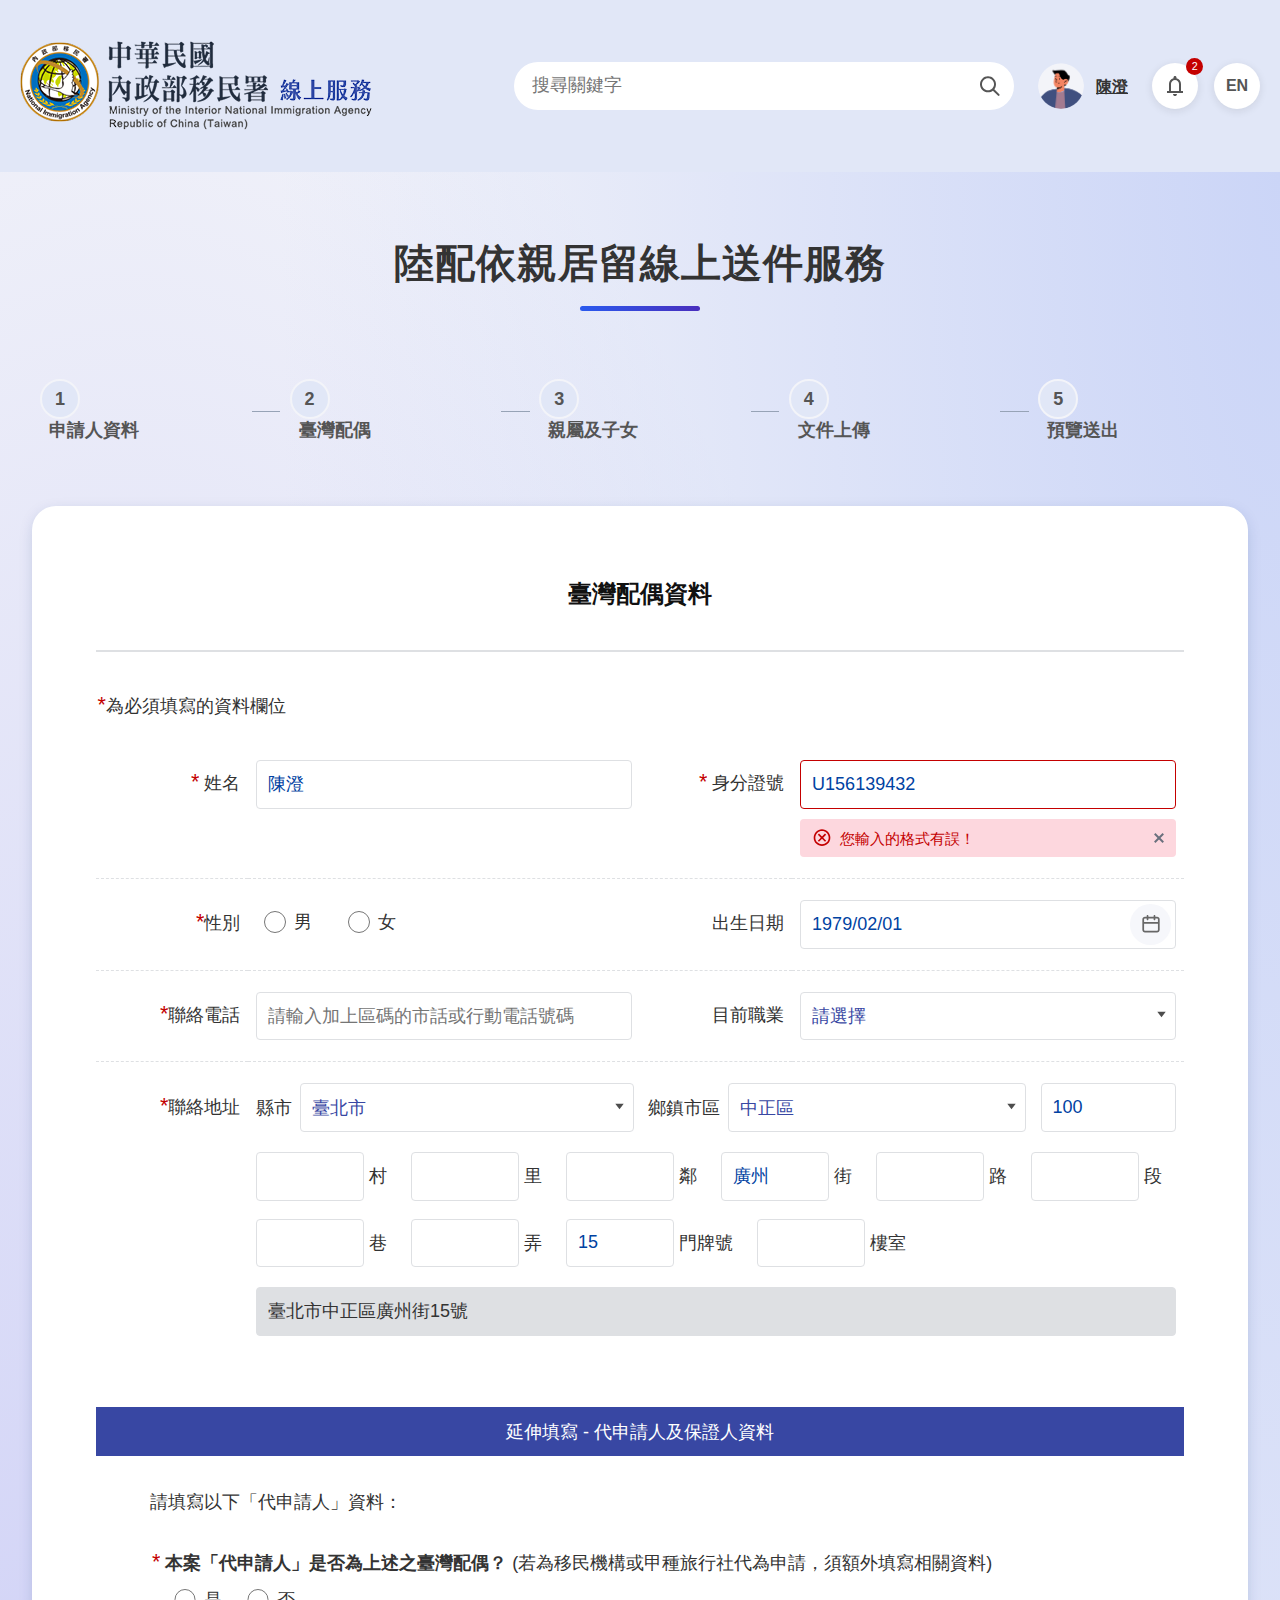
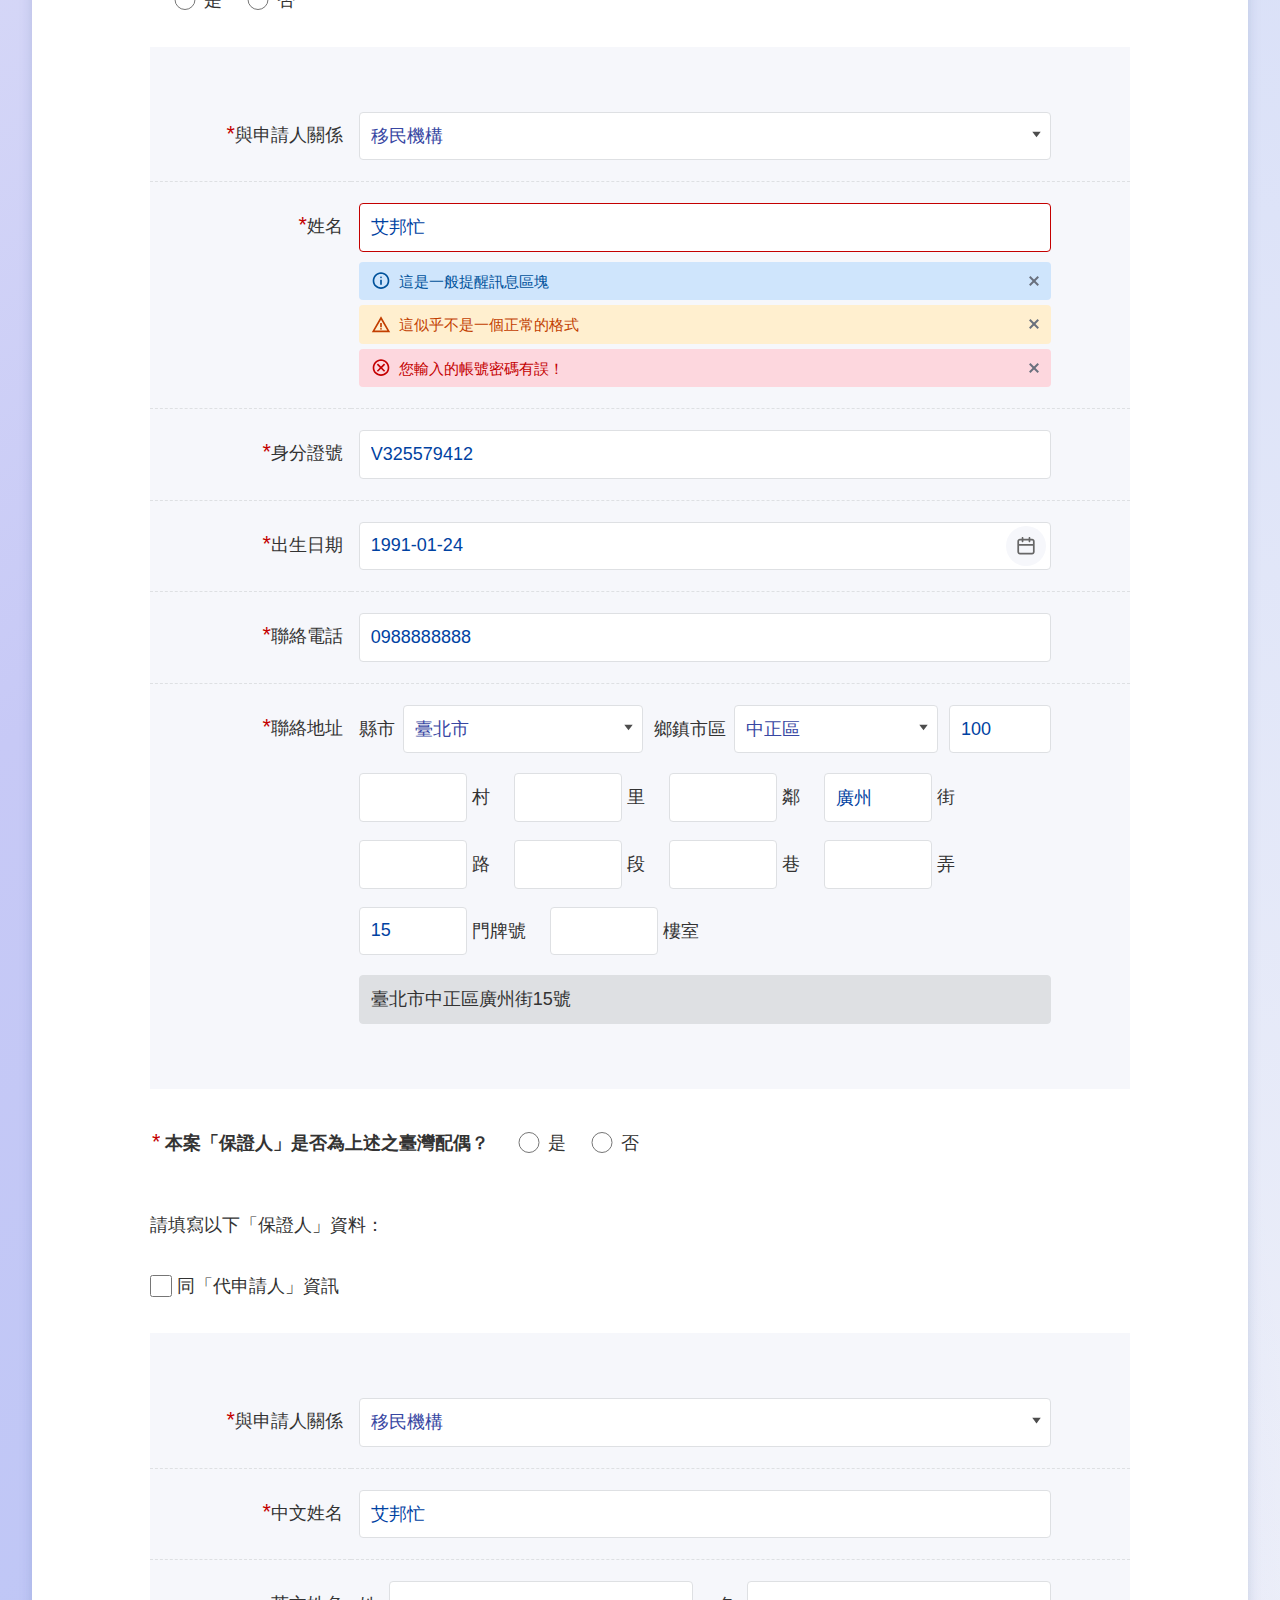
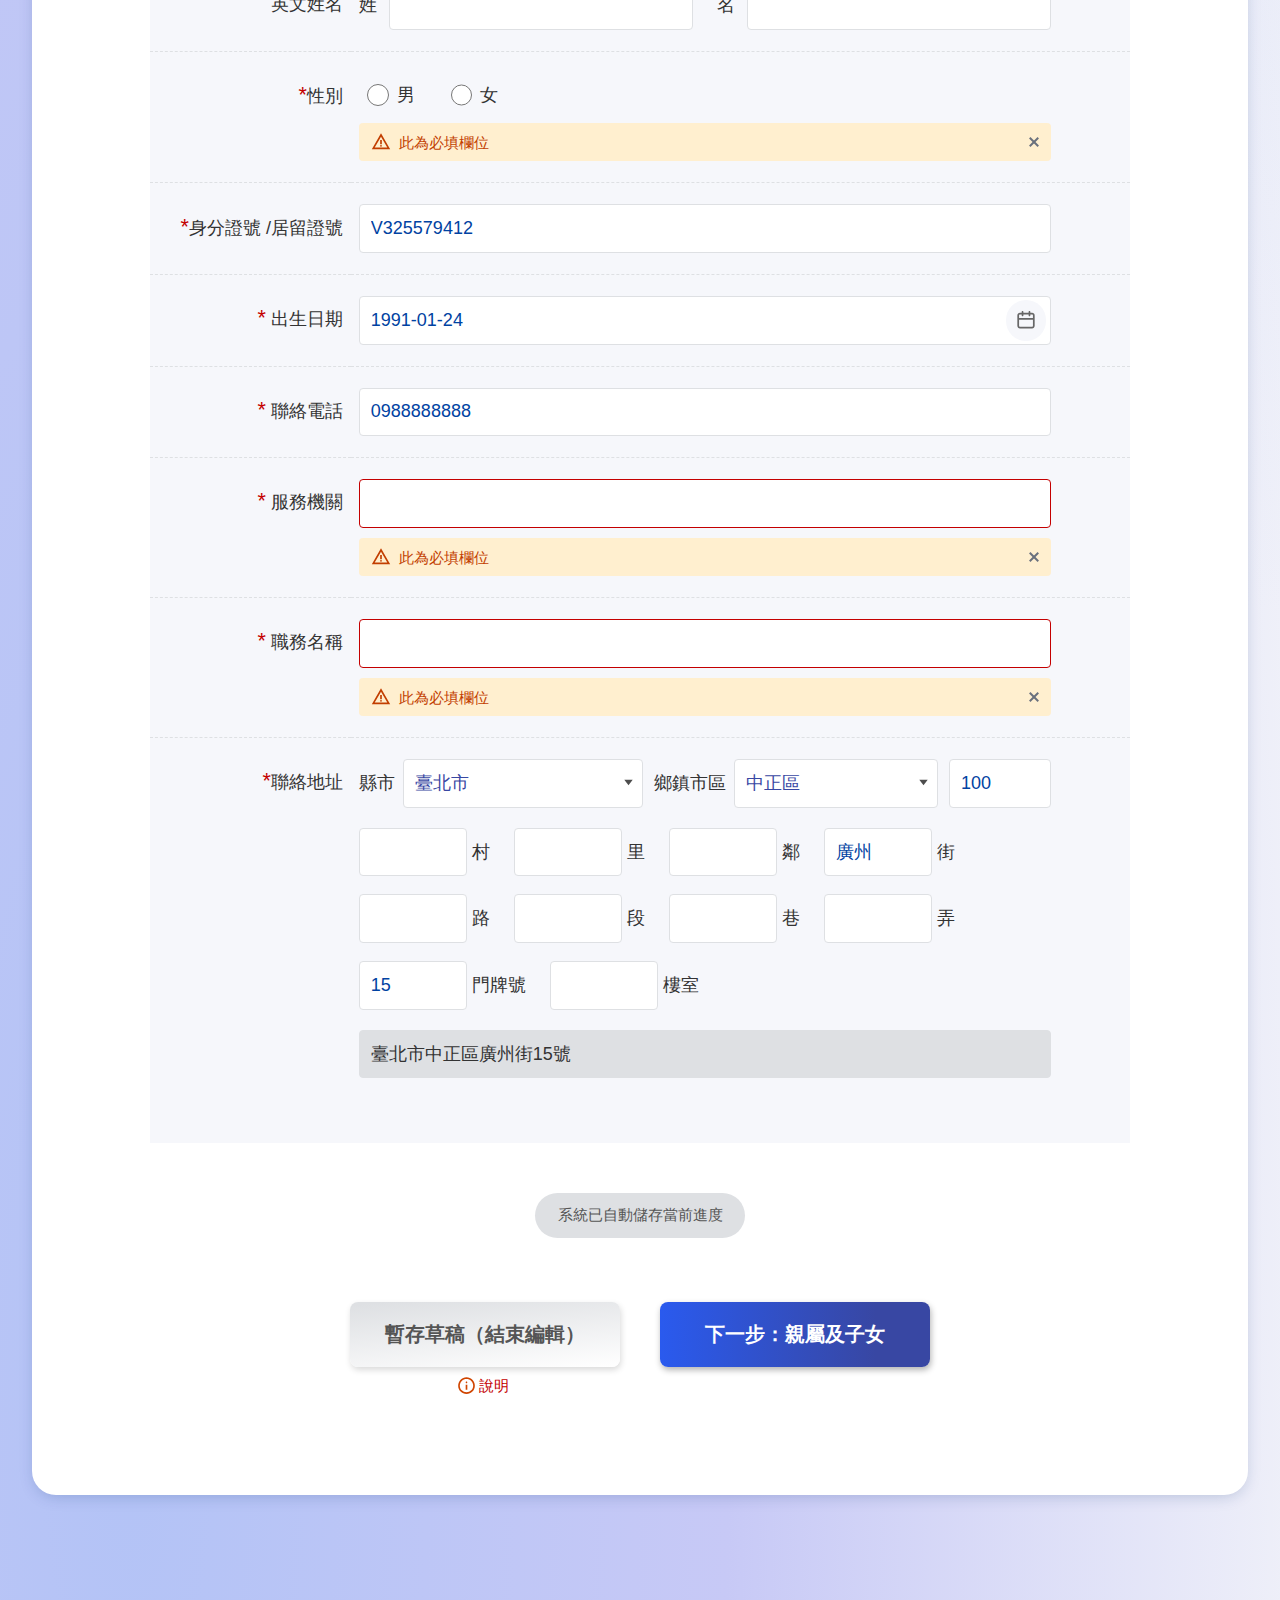
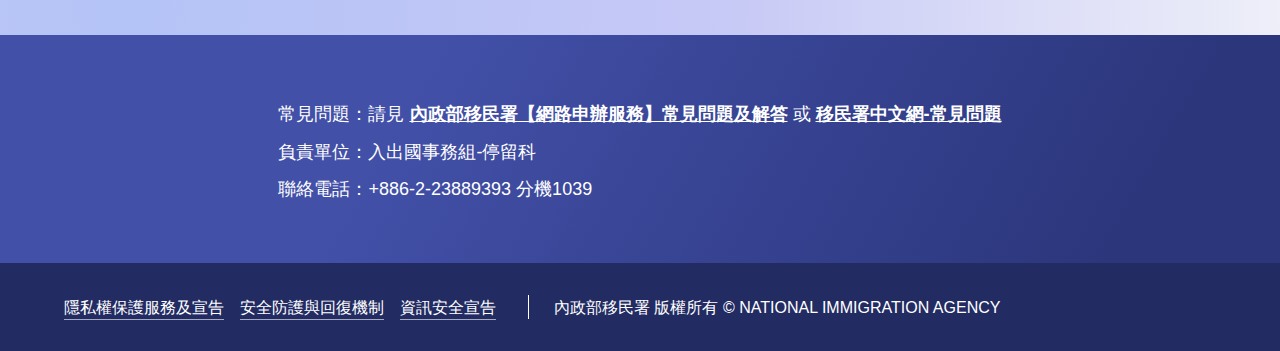
<file: page3-5.html>
<!DOCTYPE html>
<html lang="zh-Hant-TW">
<head>
  <meta charset="UTF-8">
  <meta name="viewport" content="width=device-width, initial-scale=1.0">
  <title>陸配依親居留＿線上申請</title>
  <link rel="stylesheet" href="css/style.css">
</head>
<body>
  <header class="siteHeader">
    <h1>
      <img src="publicData/h1.png" alt="內政部移民署 線上服務">
    </h1>
    <div class="flexBox">
      <section class="search">
        <form action="">
          <input type="text" placeholder="搜尋關鍵字">
          <button type="button">查詢</button>
        </form>
      </section>
      <div class="whoIs">
        <img src="publicData/avatar.png" alt="">
        <a href="#">陳澄</a>
      </div>
      <div class="yourMessage">
        <a aria-label="你有2則訊息" href="#"></a>
        <span class="count">2</span>
      </div>
      <button class="langSwitch" type="button">EN</button>
    </div>
  </header>

  <main class="main">

    <h2>陸配依親居留線上送件服務</h2>

    <section class="steps">
      <ol>
        <li><i>1</i><span>申請人資料</span></li>
        <li class="now"><i>2</i><span>臺灣配偶</span></li>
        <li><i>3</i><span>親屬及子女</span></li>
        <li><i>4</i><span>文件上傳</span></li>
        <li><i>5</i><span>預覽送出</span></li>
      </ol>
    </section>

    <section class="form">
      <h3>臺灣配偶資料</h3>
      <p class="note"><abbr class="required">必填欄位</abbr>為必須填寫的資料欄位</p>
      <form action="">
        <table class="formLayout">
          <tr>
            <td><abbr class="required">必填欄位</abbr> <label for="name">姓名</label></td>
            <td><input class="fullWidth" type="text" value="陳澄"></td>
            <td><label for="idNumber"><abbr class="required">必填欄位</abbr> 身分證號</label></td>
            <td><input class="fullWidth hightLightThis" id="idNumber" type="text" value="U156139432">
              <p class="msg error" style="display: block;">您輸入的格式有誤！<button class="closeThis" type="button">隱藏</button>
              </p>
            </td>
          </tr>
          <tr>
            <td><abbr class="required">必填欄位</abbr>性別</td>
            <td>
              <div class="optionPool">
                <label><input name="xxx" type="radio">男</label>
                <label><input name="xxx" type="radio">女</label>
              </div>
            </td>
            <td><label for="date-of-birth">出生日期</label></td>
            <td>
              <div class="datePicker">
                <input id="date-of-birth" type="text" value="1979/02/01">
                <button type="button" class="date"></button>
              </div>
            </td>
          </tr>
          <tr>
            <td><abbr class="required">必填欄位</abbr>聯絡電話</td>
            <td><input class="fullWidth" type="tel" value="" placeholder="請輸入加上區碼的市話或行動電話號碼"></td>
            <td>目前職業</td>
            <td>
              <select class="fullWidth" name="" id="">
                <option value="">請選擇</option>
                <option value="">XXXXX</option>
                <option value="">XXXXX</option>
                <option value="">XXXXX</option>
              </select>
            </td>
          </tr>
          <tr>
            <td><abbr class="required">必填欄位</abbr>聯絡地址</td>
            <td colspan="3">
              <div class="addressSet">
                <div class="roughly">
                  <label>縣市
                    <select name="" id="">
                      <option value="">臺北市</option>
                      <option value="">XXXXX</option>
                      <option value="">XXXXX</option>
                    </select>
                  </label>
                  <label>鄉鎮市區
                    <select name="" id="">
                      <option value="">中正區</option>
                      <option value="">XXXXX</option>
                      <option value="">XXXXX</option>
                    </select>
                  </label>
                  <input aria-label="郵遞區號" type="text" value="100">
                </div>
                <div class="details">
                  <label><input type="text">村</label>
                  <label><input type="text">里</label>
                  <label><input type="text">鄰</label>
                  <label><input type="text" value="廣州">街</label>
                  <label><input type="text">路</label>
                  <label><input type="text">段</label>
                  <label><input type="text">巷</label>
                  <label><input type="text">弄</label>
                  <label><input type="text" value="15">門牌號</label>
                  <label><input type="text">樓室</label>
                </div>
                <input class="fullWidth" type="text" readonly value="臺北市中正區廣州街15號">
              </div>
            </td>
          </tr>
        </table>

        <!-- 延伸填寫 -->
        <section class="formExtend">
          <div class="title">延伸填寫 - 代申請人及保證人資料</div>
          <p class="note">請填寫以下「代申請人」資料：</p>
          <div class="aloneInput"><abbr class="required">必填欄位</abbr>
            <strong>本案「代申請人」是否為上述之臺灣配偶？ </strong>(若為移民機構或甲種旅行社代為申請，須額外填寫相關資料)
            <div class="optionPool">
              <label><input name="yesorno" type="radio">是</label>
              <label><input name="yesorno" type="radio">否</label>
            </div>
          </div>

          <table class="formLayout">
            <tr>
              <td><abbr class="required">必填欄位</abbr>與申請人關係</td>
              <td>
                <select class="fullWidth">
                  <option value="" selected>移民機構</option>
                  <option value="">...</option>
                  <option value="">...</option>
                </select>
              </td>
            </tr>
            <tr>
              <td><abbr class="required">必填欄位</abbr>姓名</td>
              <td>
                <input class="fullWidth hightLightThis" type="text" value="艾邦忙">
                  <p class="msg info" style="display: block;">這是一般提醒訊息區塊
                    <button class="closeThis" type="button">隱藏</button>
                  </p>
                  <p class="msg warning" style="display: block;">這似乎不是一個正常的格式
                    <button class="closeThis" type="button">隱藏</button>
                  </p>
                  <p class="msg error" style="display: block;">您輸入的帳號密碼有誤！
                    <button class="closeThis" type="button">隱藏</button>
                  </p>
              </td>
            </tr>
            <tr>
              <td><abbr class="required">必填欄位</abbr>身分證號</td>
              <td><input type="text" class="fullWidth" value="V325579412"></td>
            </tr>
            <tr>
              <td><label for="date-of-birth"><abbr class="required">必填欄位</abbr>出生日期</label></td>
              <td>
                <div class="datePicker">
                  <input id="date-of-birth" type="text" value="1991-01-24">
                  <button type="button" class="date"></button>
                </div>
              </td>
            </tr>
            <tr>
              <td><abbr class="required">必填欄位</abbr>聯絡電話</td>
              <td><input class="fullWidth" type="tel" value="0988888888"></td>
            </tr>
            <tr>
              <td><abbr class="required">必填欄位</abbr>聯絡地址</td>
              <td>
                <div class="addressSet">
                  <div class="roughly">
                    <label>縣市
                      <select name="" id="">
                        <option value="">臺北市</option>
                        <option value="">XXXXX</option>
                        <option value="">XXXXX</option>
                      </select>
                    </label>
                    <label>鄉鎮市區
                      <select name="" id="">
                        <option value="">中正區</option>
                        <option value="">XXXXX</option>
                        <option value="">XXXXX</option>
                      </select>
                    </label>
                    <input aria-label="郵遞區號" type="text" value="100">
                  </div>
                  <div class="details">
                    <label><input type="text">村</label>
                    <label><input type="text">里</label>
                    <label><input type="text">鄰</label>
                    <label><input type="text" value="廣州">街</label>
                    <label><input type="text">路</label>
                    <label><input type="text">段</label>
                    <label><input type="text">巷</label>
                    <label><input type="text">弄</label>
                    <label><input type="text" value="15">門牌號</label>
                    <label><input type="text">樓室</label>
                  </div>
                  <input class="fullWidth" type="text" readonly value="臺北市中正區廣州街15號">
                </div>
              </td>
            </tr>
          </table>

          <div class="aloneInput">
            <abbr class="required">必填欄位</abbr> 
            <strong>本案「保證人」是否為上述之臺灣配偶？</strong>
            <div class="optionPool">
              <label><input name="yesorno" type="radio">是</label>
              <label><input name="yesorno" type="radio">否</label>
            </div>
          </div>          
          <p class="note">請填寫以下「保證人」資料：</p>

          <label class="aloneCheck"><input name="AAAAA" type="checkbox">同「代申請人」資訊</label>

          <table class="formLayout">
            <tr>
              <td><abbr class="required">必填欄位</abbr>與申請人關係</td>
              <td>
                <select class="fullWidth">
                  <option value="" selected>移民機構</option>
                  <option value="">...</option>
                  <option value="">...</option>
                </select>
              </td>
            </tr>
            <tr>
              <td><abbr class="required">必填欄位</abbr>中文姓名</td>
              <td>
                <input class="fullWidth" type="text" value="艾邦忙">
                  <p class="msg hint">這是一般提醒訊息區塊
                    <button class="closeThis" type="button">隱藏</button>
                  </p>
                  <p class="msg warning">這似乎不是一個正常的格式
                    <button class="closeThis" type="button">隱藏</button>
                  </p>
                  <p class="msg error">您輸入的帳號密碼有誤！
                    <button class="closeThis" type="button">隱藏</button>
                  </p>
              </td>
            </tr>
            <tr>
              <td>英文姓名</td>
              <td>
                <div class="fullNameSet">
                  <label>姓<input type="text"></label>
                  <label>名<input type="text"></label>
                </div>
              </td>
            </tr>
            <tr>
              <td><abbr class="required">必填欄位</abbr>性別</td>
              <td>
                <div class="optionPool">
                  <label><input name="xxx" type="radio">男</label>
                  <label><input name="xxx" type="radio">女</label>
                </div>
                <p class="msg warning" style="display: block;">此為必填欄位<button class="closeThis" type="button">隱藏</button></p>
              </td>
            </tr>
            <tr>
              <td><abbr class="required">必填欄位</abbr>身分證號 /<br>居留證號</td>
              <td><input class="fullWidth" type="text" value="V325579412"></td>
            </tr>
            <tr>
              <td><abbr class="required">必填欄位</abbr> 出生日期</td>
              <td>
                <div class="datePicker">
                  <input id="date-of-birth" type="text" value="1991-01-24">
                  <button type="button" class="date"></button>
                </div>
              </td>
            </tr>
            <tr>
              <td><abbr class="required">必填欄位</abbr> 聯絡電話</td>
              <td><input class="fullWidth" type="tel" value="0988888888"></td>
            </tr>
            <tr>
              <td><abbr class="required">必填欄位</abbr> 服務機關</td>
              <td><input class="fullWidth hightLightThis" type="text" value="">
                <p class="msg warning" style="display: block;">此為必填欄位<button class="closeThis" type="button">隱藏</button></p>
              </td>
            </tr>
            <tr>
              <td><abbr class="required">必填欄位</abbr> 職務名稱</td>
              <td><input class="fullWidth hightLightThis" type="text" value="">
                <p class="msg warning" style="display: block;">此為必填欄位<button class="closeThis" type="button">隱藏</button></p>
              </td>
            </tr>
            <tr>
              <td><abbr class="required">必填欄位</abbr>聯絡地址</td>
              <td>
                <div class="addressSet">
                  <div class="roughly">
                    <label>縣市
                      <select name="" id="">
                        <option value="">臺北市</option>
                        <option value="">XXXXX</option>
                        <option value="">XXXXX</option>
                      </select>
                    </label>
                    <label>鄉鎮市區
                      <select name="" id="">
                        <option value="">中正區</option>
                        <option value="">XXXXX</option>
                        <option value="">XXXXX</option>
                      </select>
                    </label>
                    <input aria-label="郵遞區號" type="text" value="100">
                  </div>
                  <div class="details">
                    <label><input type="text">村</label>
                    <label><input type="text">里</label>
                    <label><input type="text">鄰</label>
                    <label><input type="text" value="廣州">街</label>
                    <label><input type="text">路</label>
                    <label><input type="text">段</label>
                    <label><input type="text">巷</label>
                    <label><input type="text">弄</label>
                    <label><input type="text" value="15">門牌號</label>
                    <label><input type="text">樓室</label>
                  </div>
                  <input class="fullWidth" type="text" readonly value="臺北市中正區廣州街15號">
                </div>
              </td>
            </tr>
          </table>

        </section>


        <div class="savingMsg">系統已自動儲存當前進度</div>

        <div class="btnDiv">
          <div class="hasHiddenHint">
            <button type="button"> 暫存草稿（結束編輯）</button>
              <button type="button" class="hiddenHint">說明</button>
              <div class="hintContent">點選暫存草稿，後續可至「暫存草稿匣」再繼續編輯，您已填寫的資料不會遺失，敬請放心使用</div>
          </div>
          <button type="button" class="submit">下一步：親屬及子女</button>
        </div>

      </form>

    </section>

  </main>

  <footer class="siteFooter">
    <div class="contactInfo">
      <p>常見問題：請見 <a href="#">內政部移民署【網路申辦服務】常見問題及解答</a> 或 <a href="#">移民署中文網-常見問題</a></p>
      <p>負責單位：入出國事務組-停留科</p>
      <p>聯絡電話：+886-2-23889393 分機1039</p>
    </div>
    <div class="base">
      <ul>
        <li><a href="#">隱私權保護服務及宣告</a></li>
        <li><a href="#">安全防護與回復機制</a></li>
        <li><a href="#">資訊安全宣告</a></li>
      </ul>
      <div>
        <p>內政部移民署 版權所有 © NATIONAL IMMIGRATION AGENCY</p>
      </div>
    </div>
  </footer>
</body>
</html>
</file>
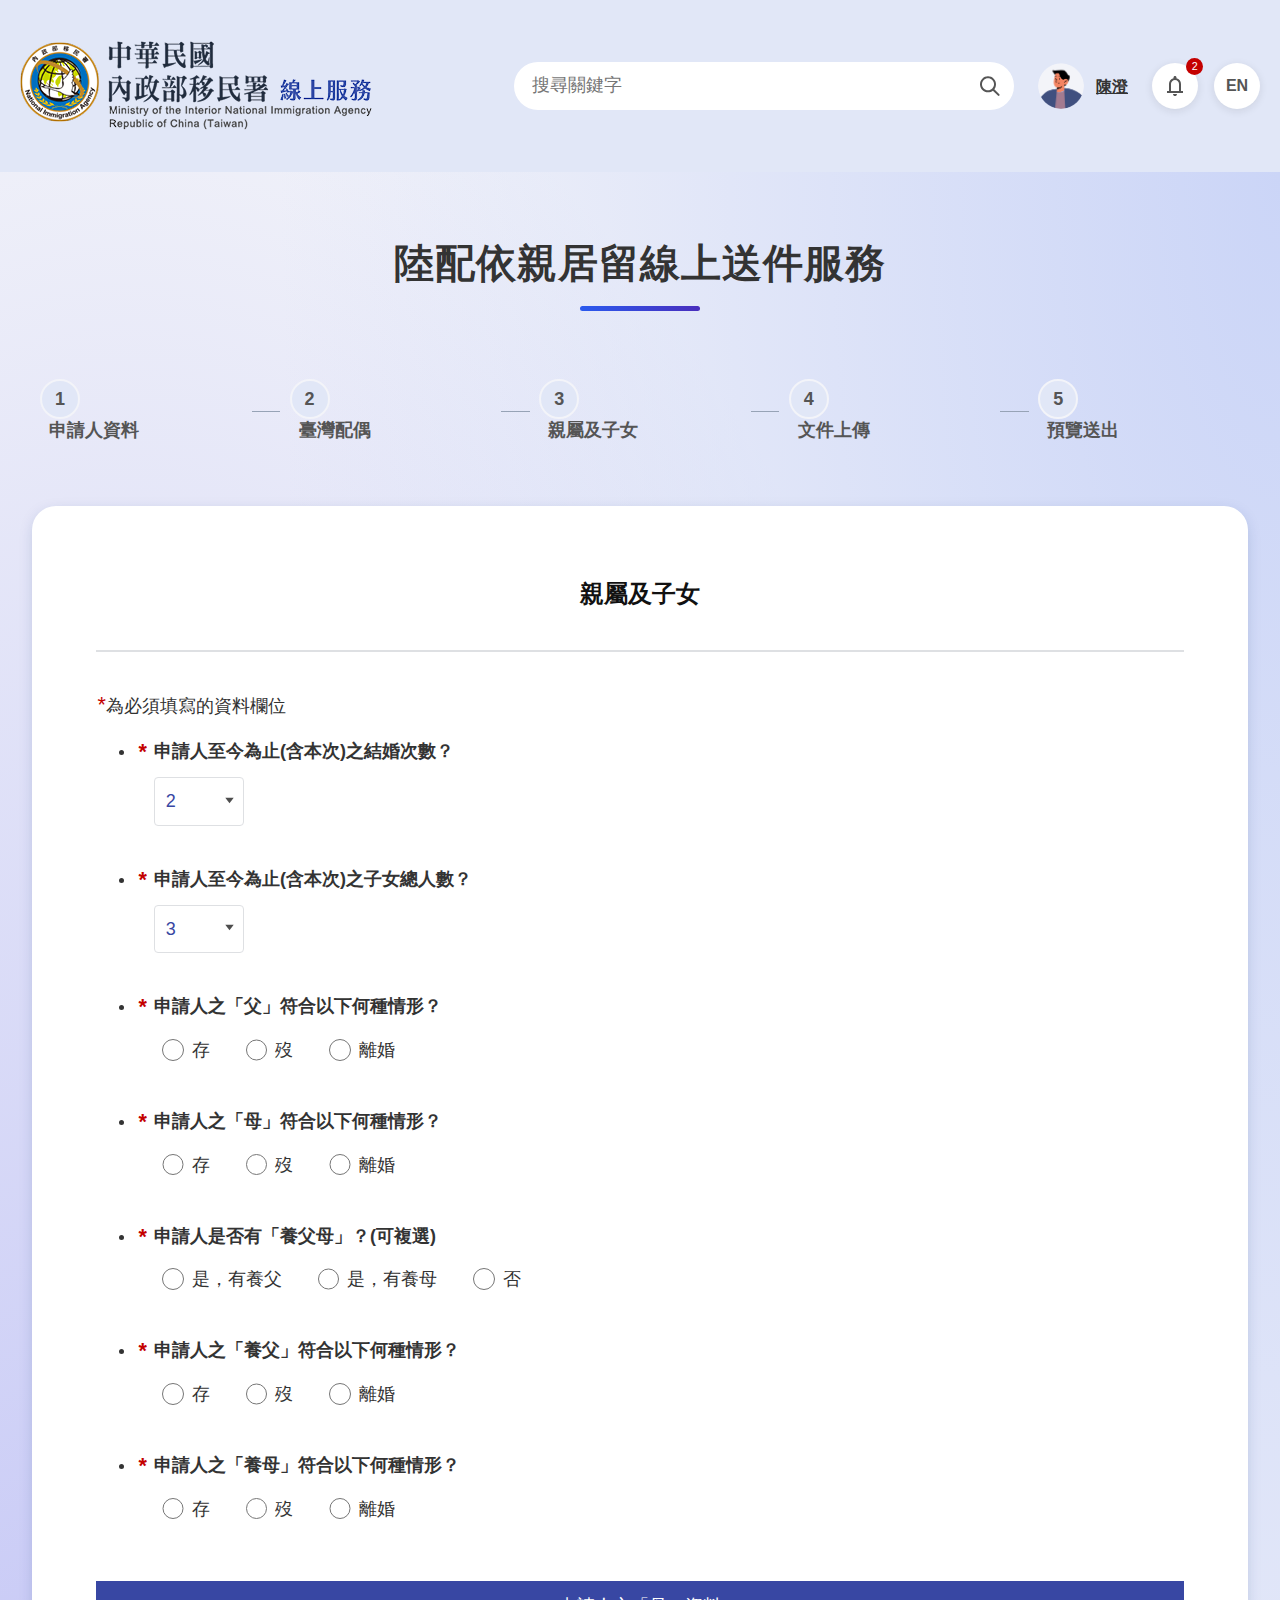
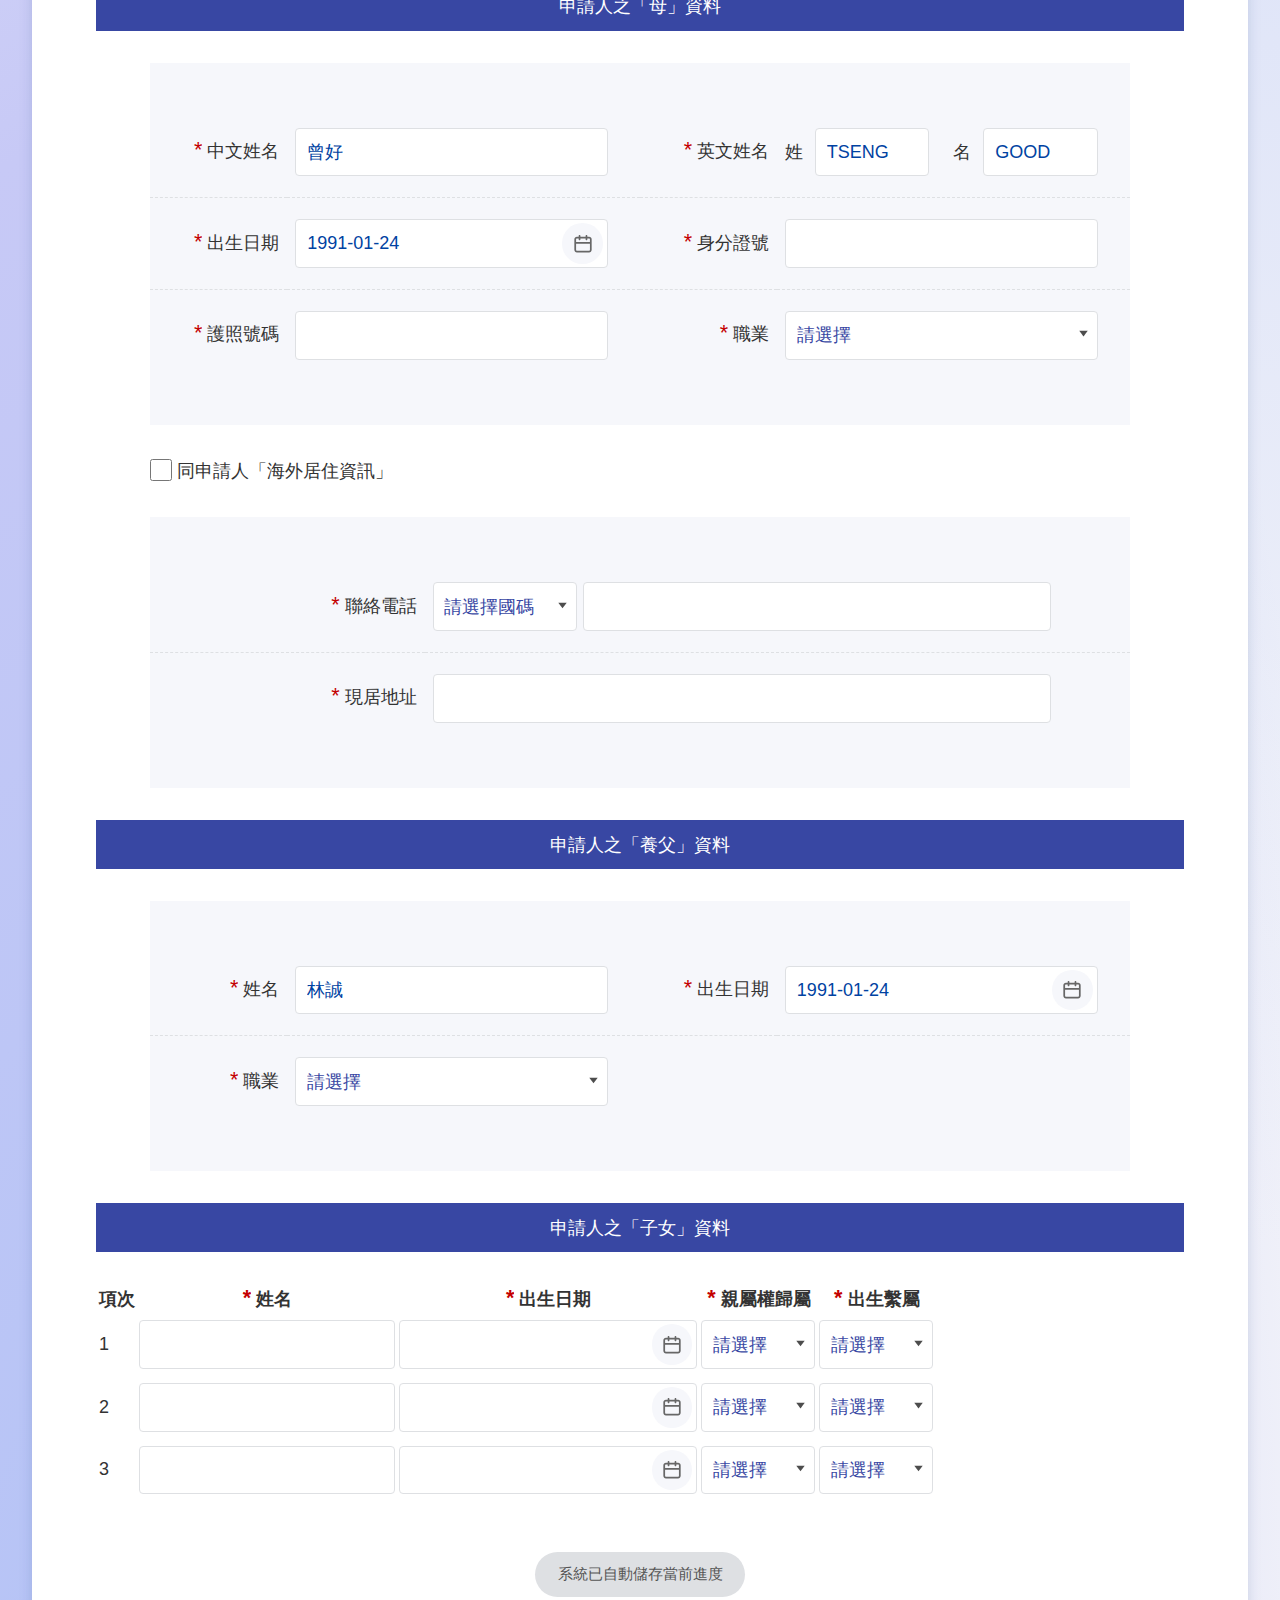
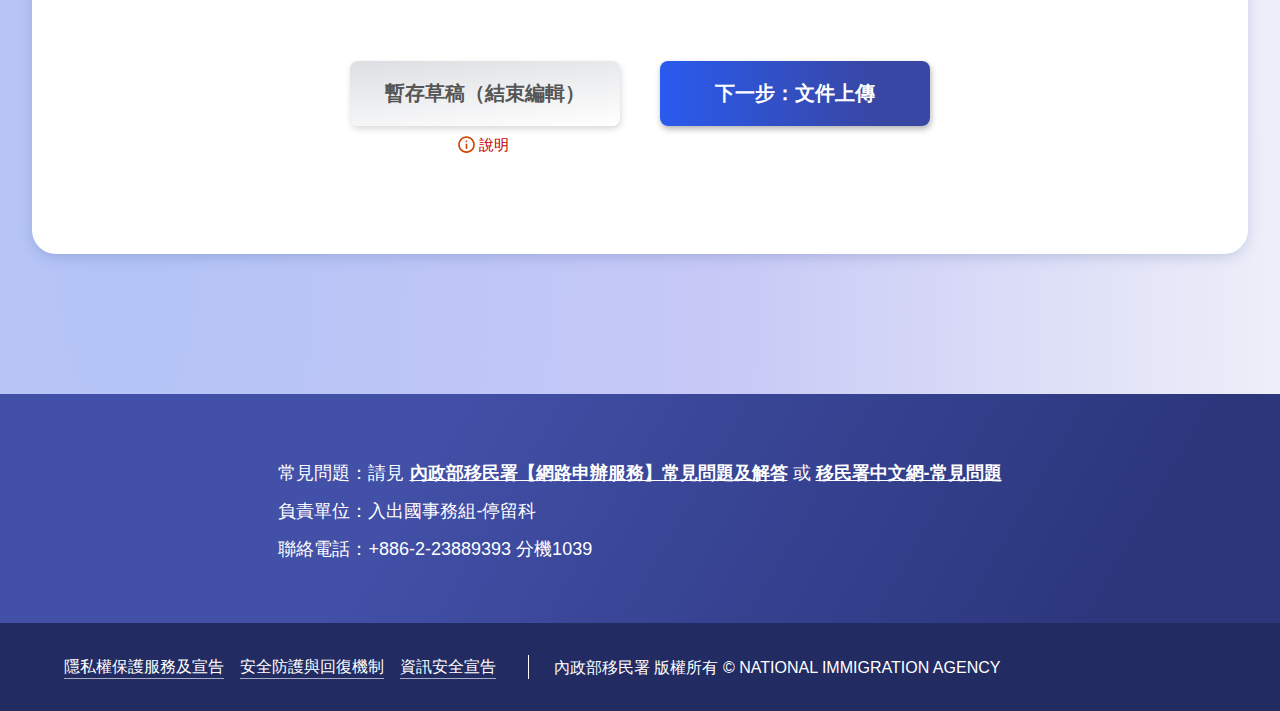
<file: page3-6.html>
<!DOCTYPE html>
<html lang="zh-Hant-TW">
<head>
  <meta charset="UTF-8">
  <meta name="viewport" content="width=device-width, initial-scale=1.0">
  <title>陸配依親居留＿線上申請</title>
  <link rel="stylesheet" href="css/style.css">
  <script src="js/jquery-3.7.1.min.js"></script>
  <script src="js/uieffect.js"></script>
</head>
<body>
  <header class="siteHeader">
    <h1><a href="#"><img src="publicData/h1.png" alt="內政部移民署 線上服務"></a></h1>
    <div class="flexBox">
      <button class="searchCtrl" type="button" arial-expanded="false">查詢區</button>
      <section class="search">
        <form action="">
          <input type="text" placeholder="搜尋關鍵字">
          <button type="button">查詢</button>
        </form>
      </section>
      <div class="whoIs">
        <img src="publicData/avatar.png" alt="">
        <a href="#">陳澄</a>
      </div>
      <div class="yourMessage">
        <a aria-label="你有2則訊息" href="#"></a>
        <span class="count">2</span>
      </div>
      <button class="langSwitch" type="button">EN</button>
      <button class="viewMore" type="button"></button>
    </div>
  </header>

  <main class="main">

    <h2>陸配依親居留線上送件服務</h2>

    <section class="steps">
      <ol>
        <li><i>1</i><span>申請人資料</span></li>
        <li><i>2</i><span>臺灣配偶</span></li>
        <li class="now"><i>3</i><span>親屬及子女</span></li>
        <li><i>4</i><span>文件上傳</span></li>
        <li><i>5</i><span>預覽送出</span></li>
      </ol>
    </section>

    <section class="form">
      <h3>親屬及子女</h3>
      <p class="note"><abbr class="required">必填欄位</abbr>為必須填寫的資料欄位</p>
      <form action="">
        <section>
          <ul class="questions">
            <li>
              <p><abbr class="required">必填欄位</abbr> 申請人至今為止(含本次)之結婚次數？</p>
              <select name="" id="">
                <option value="">1</option>
                <option value="" selected>2</option>
                <option value="">3</option>
                <option value="">4</option>
                <option value="">5</option>
              </select>
            </li>
            <li>
              <p><abbr class="required">必填欄位</abbr> 申請人至今為止(含本次)之子女總人數？</p>
              <select name="" id="">
                <option value="">1</option>
                <option value="">2</option>
                <option value="" selected>3</option>
                <option value="">4</option>
                <option value="">5</option>
              </select>
            </li>
            <li>
              <p><abbr class="required">必填欄位</abbr> 申請人之「父」符合以下何種情形？</p>
              <div class="optionPool">
                <label><input type="radio">存</label>
                <label><input type="radio">歿</label>
                <label><input type="radio">離婚</label>
              </div>
            </li>
            <li>
              <p><abbr class="required">必填欄位</abbr> 申請人之「母」符合以下何種情形？</p>
              <div class="optionPool">
                <label><input type="radio">存</label>
                <label><input type="radio">歿</label>
                <label><input type="radio">離婚</label>
              </div>
            </li>
            <li>
              <p><abbr class="required">必填欄位</abbr> 申請人是否有「養父母」？(可複選)</p>
              <div class="optionPool">
                <label><input type="radio">是，有養父</label>
                <label><input type="radio">是，有養母</label>
                <label><input type="radio">否</label>
              </div>
            </li>
            <li>
              <p><abbr class="required">必填欄位</abbr> 申請人之「養父」符合以下何種情形？</p>
              <div class="optionPool">
                <label><input type="radio">存</label>
                <label><input type="radio">歿</label>
                <label><input type="radio">離婚</label>
              </div>
            </li>
            <li>
              <p><abbr class="required">必填欄位</abbr> 申請人之「養母」符合以下何種情形？</p>
              <div class="optionPool">
                <label><input type="radio">存</label>
                <label><input type="radio">歿</label>
                <label><input type="radio">離婚</label>
              </div>
            </li>
          </ul>
        </section>

        <section class="formExtend">
          <div class="title">申請人之「母」資料</div>
          <table class="formLayout">
            <tr>
              <td><abbr class="required">必填欄位</abbr> 中文姓名</td>
              <td><input class="fullWidth" type="text" name="" id="" value="曾好"></td>
              <td><abbr class="required">必填欄位</abbr> 英文姓名</td>
              <td>
                <div class="fullNameSet">
                  <label>姓<input type="text" value="TSENG"></label>
                  <label>名<input type="text" value="GOOD"></label>
                </div>
              </td>
            </tr>
            <tr>
              <td><abbr class="required">必填欄位</abbr> 出生日期</td>
              <td>
                <div class="datePicker">
                  <input id="date-of-birth" type="text" value="1991-01-24">
                  <button type="button" class="date"></button>
                </div>
              </td>
              <td><abbr class="required">必填欄位</abbr> 身分證號</td>
              <td><input class="fullWidth" type="text" value=""></td>
            </tr>

            <tr>
              <td><abbr class="required">必填欄位</abbr> 護照號碼</td>
              <td><input class="fullWidth" type="text"></td>
              <td><abbr class="required">必填欄位</abbr> 職業</td>
              <td>
                <select class="fullWidth" name="" id="">
                  <option value="">請選擇</option>
                  <option value="">XXXXX</option>
                  <option value="">XXXXX</option>
                  <option value="">XXXXX</option>
                </select>
              </td>
            </tr>
          </table>

          <label class="aloneCheck"><input name="AAA" type="checkbox">同申請人「海外居住資訊」</label>
          <table class="formLayout">
            <tr>
              <td><abbr class="required">必填欄位</abbr> 聯絡電話</td>
              <td>
                <div class="phoneSet">
                  <select name="" id="">
                    <option value="">請選擇國碼</option>
                    <option value="">XXXXX</option>
                    <option value="">XXXXX</option>
                  </select>
                  <input type="tel" name="" id="">
                </div>
              </td>
            </tr>
            <tr>
              <td><abbr class="required">必填欄位</abbr> 現居地址</td>
              <td><input class="fullWidth" type="text" name="" id=""></td>
            </tr>
          </table>



          <div class="title">申請人之「養父」資料</div>
          <table class="formLayout">
            <tr>
              <td><abbr class="required">必填欄位</abbr> 姓名</td>
              <td><input class="fullWidth" type="text" name="" id="" value="林誠"></td>
              <td><abbr class="required">必填欄位</abbr> 出生日期</td>
              <td>
                <div class="datePicker">
                  <input id="date-of-birth" type="text" value="1991-01-24">
                  <button type="button" class="date"></button>
                </div>
              </td>
            </tr>
            <tr>
              <td><abbr class="required">必填欄位</abbr> 職業</td>
              <td>
                <select class="fullWidth" name="" id="">
                  <option value="">請選擇</option>
                  <option value="">XXXXX</option>
                  <option value="">XXXXX</option>
                  <option value="">XXXXX</option>
                </select>
              </td>
              <td></td>
              <td></td>
            </tr>
          </table>
          <div class="title">申請人之「子女」資料</div>
          <table>
            <thead>
              <tr>
                <th>項次</th>
                <th><abbr class="required">必填欄位</abbr> 姓名</th>
                <th><abbr class="required">必填欄位</abbr> 出生日期</th>
                <th><abbr class="required">必填欄位</abbr> 親屬權歸屬</th>
                <th><abbr class="required">必填欄位</abbr> 出生繫屬</th>
              </tr>
            </thead>
            <tbody>
              <tr>
                <td>1</td>
                <td>
                  <input type="text" name="" id="">
                </td>
                <td>
                  <div class="datePicker">
                    <input id="date-of-birth" type="text" value="">
                    <button type="button" class="date"></button>
                  </div>
                </td>
                <td>
                  <select class="fullWidth" name="" id="">
                    <option value="">請選擇</option>
                    <option value="">XXXXX</option>
                    <option value="">XXXXX</option>
                  </select>
                </td>
                <td>
                  <select class="fullWidth" name="" id="">
                    <option value="">請選擇</option>
                    <option value="">XXXXX</option>
                    <option value="">XXXXX</option>
                  </select>
                </td>
              </tr>
              <tr>
                <td>2</td>
                <td>
                  <input type="text" name="" id="">
                </td>
                <td>
                  <div class="datePicker">
                    <input id="date-of-birth" type="text" value="">
                    <button type="button" class="date"></button>
                  </div>
                </td>
                <td>
                  <select class="fullWidth" name="" id="">
                    <option value="">請選擇</option>
                    <option value="">XXXXX</option>
                    <option value="">XXXXX</option>
                  </select>
                </td>
                <td>
                  <select class="fullWidth" name="" id="">
                    <option value="">請選擇</option>
                    <option value="">XXXXX</option>
                    <option value="">XXXXX</option>
                  </select>
                </td>
              </tr>
              <tr>
                <td>3</td>
                <td>
                  <input type="text" name="" id="">
                </td>
                <td>
                  <div class="datePicker">
                    <input id="date-of-birth" type="text" value="">
                    <button type="button" class="date"></button>
                  </div>
                </td>
                <td>
                  <select class="fullWidth" name="" id="">
                    <option value="">請選擇</option>
                    <option value="">XXXXX</option>
                    <option value="">XXXXX</option>
                  </select>
                </td>
                <td>
                  <select class="fullWidth" name="" id="">
                    <option value="">請選擇</option>
                    <option value="">XXXXX</option>
                    <option value="">XXXXX</option>
                  </select>
                </td>
              </tr>
            </tbody>
          </table>
        </section>



        <div class="savingMsg">系統已自動儲存當前進度</div>

        <div class="btnDiv">
          <div class="hasHiddenHint">
            <button type="button"> 暫存草稿（結束編輯）</button>
              <button type="button" class="hiddenHint">說明</button>
              <div class="hintContent">點選暫存草稿，後續可至「暫存草稿匣」再繼續編輯，您已填寫的資料不會遺失，敬請放心使用</div>
          </div>
          <button type="button" class="submit">下一步：文件上傳</button>
        </div>

      </form>

    </section>

  </main>

  <footer class="siteFooter">
    <div class="contactInfo">
      <p>常見問題：請見 <a href="#">內政部移民署【網路申辦服務】常見問題及解答</a> 或 <a href="#">移民署中文網-常見問題</a></p>
      <p>負責單位：入出國事務組-停留科</p>
      <p>聯絡電話：+886-2-23889393 分機1039</p>
    </div>
    <div class="base">
      <ul>
        <li><a href="#">隱私權保護服務及宣告</a></li>
        <li><a href="#">安全防護與回復機制</a></li>
        <li><a href="#">資訊安全宣告</a></li>
      </ul>
      <div>
        <p>內政部移民署 版權所有 © NATIONAL IMMIGRATION AGENCY</p>
      </div>
    </div>
  </footer>
</body>
</html>
</file>
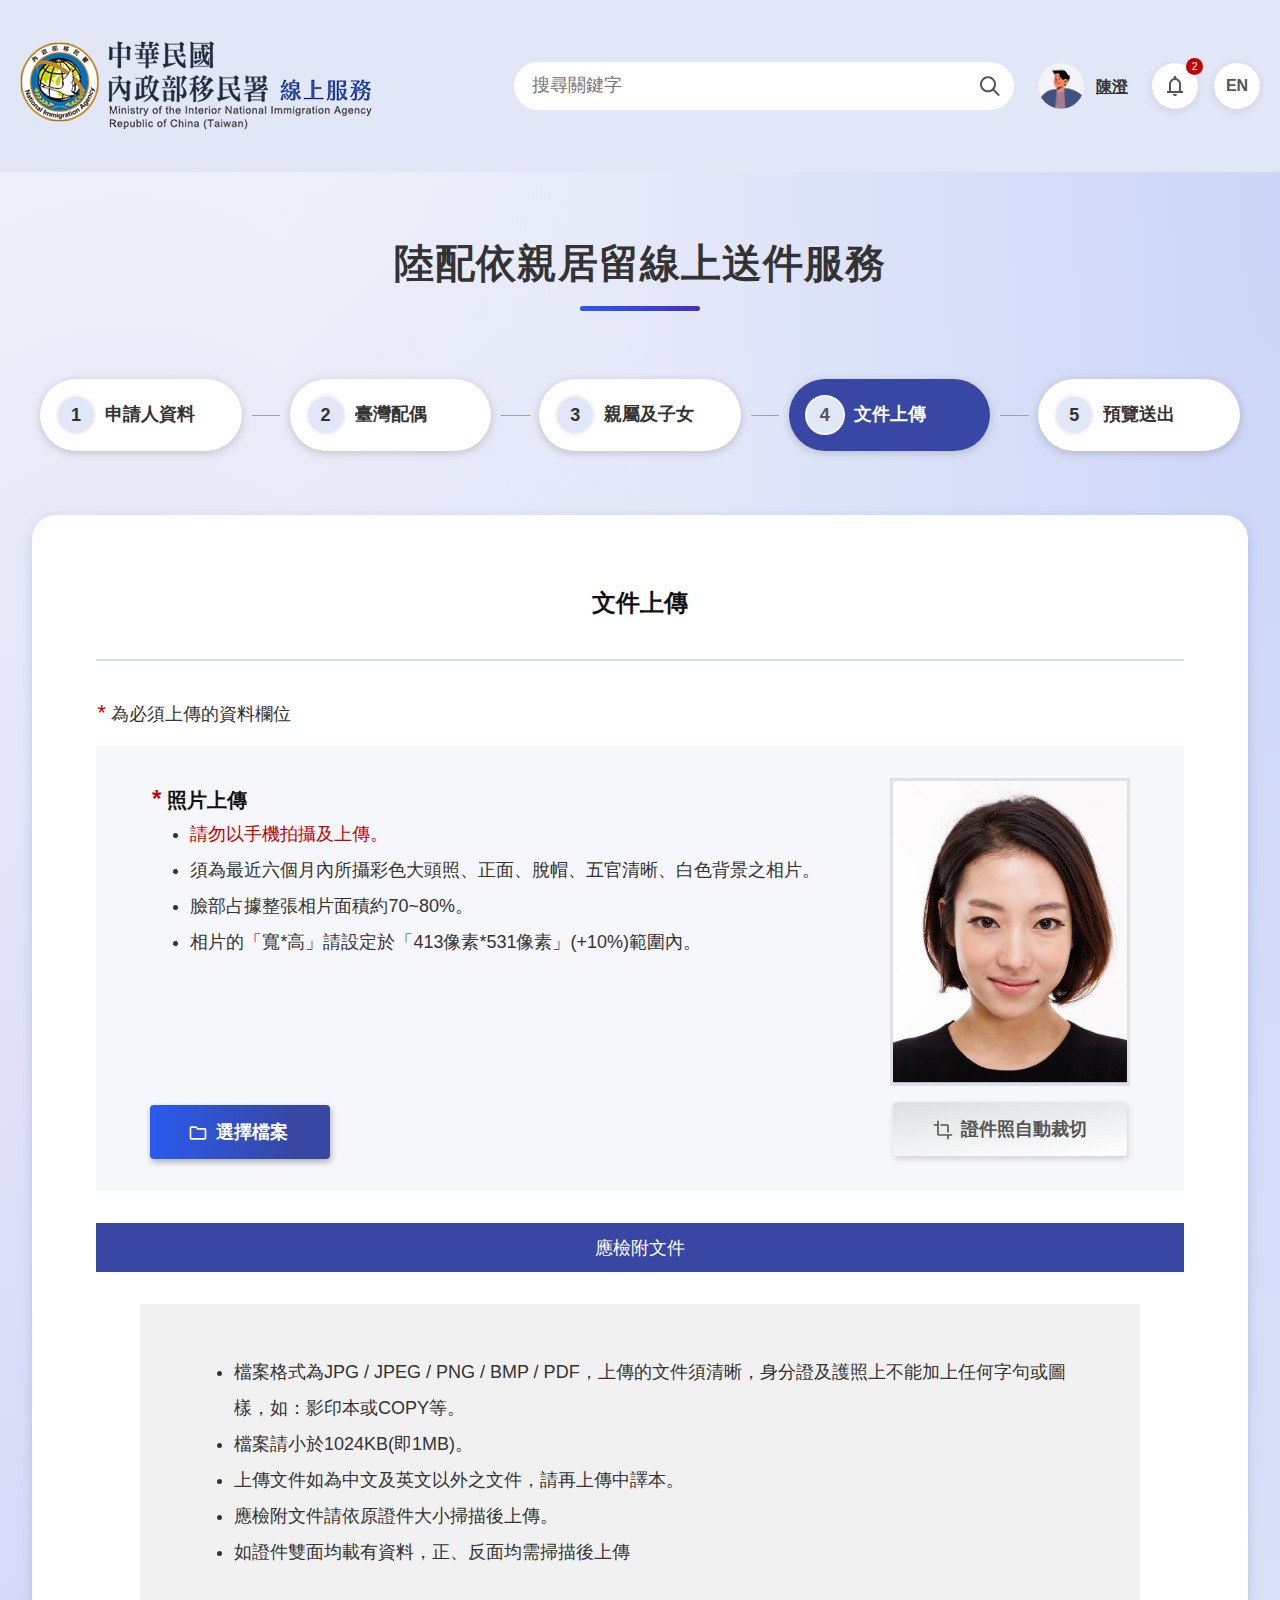
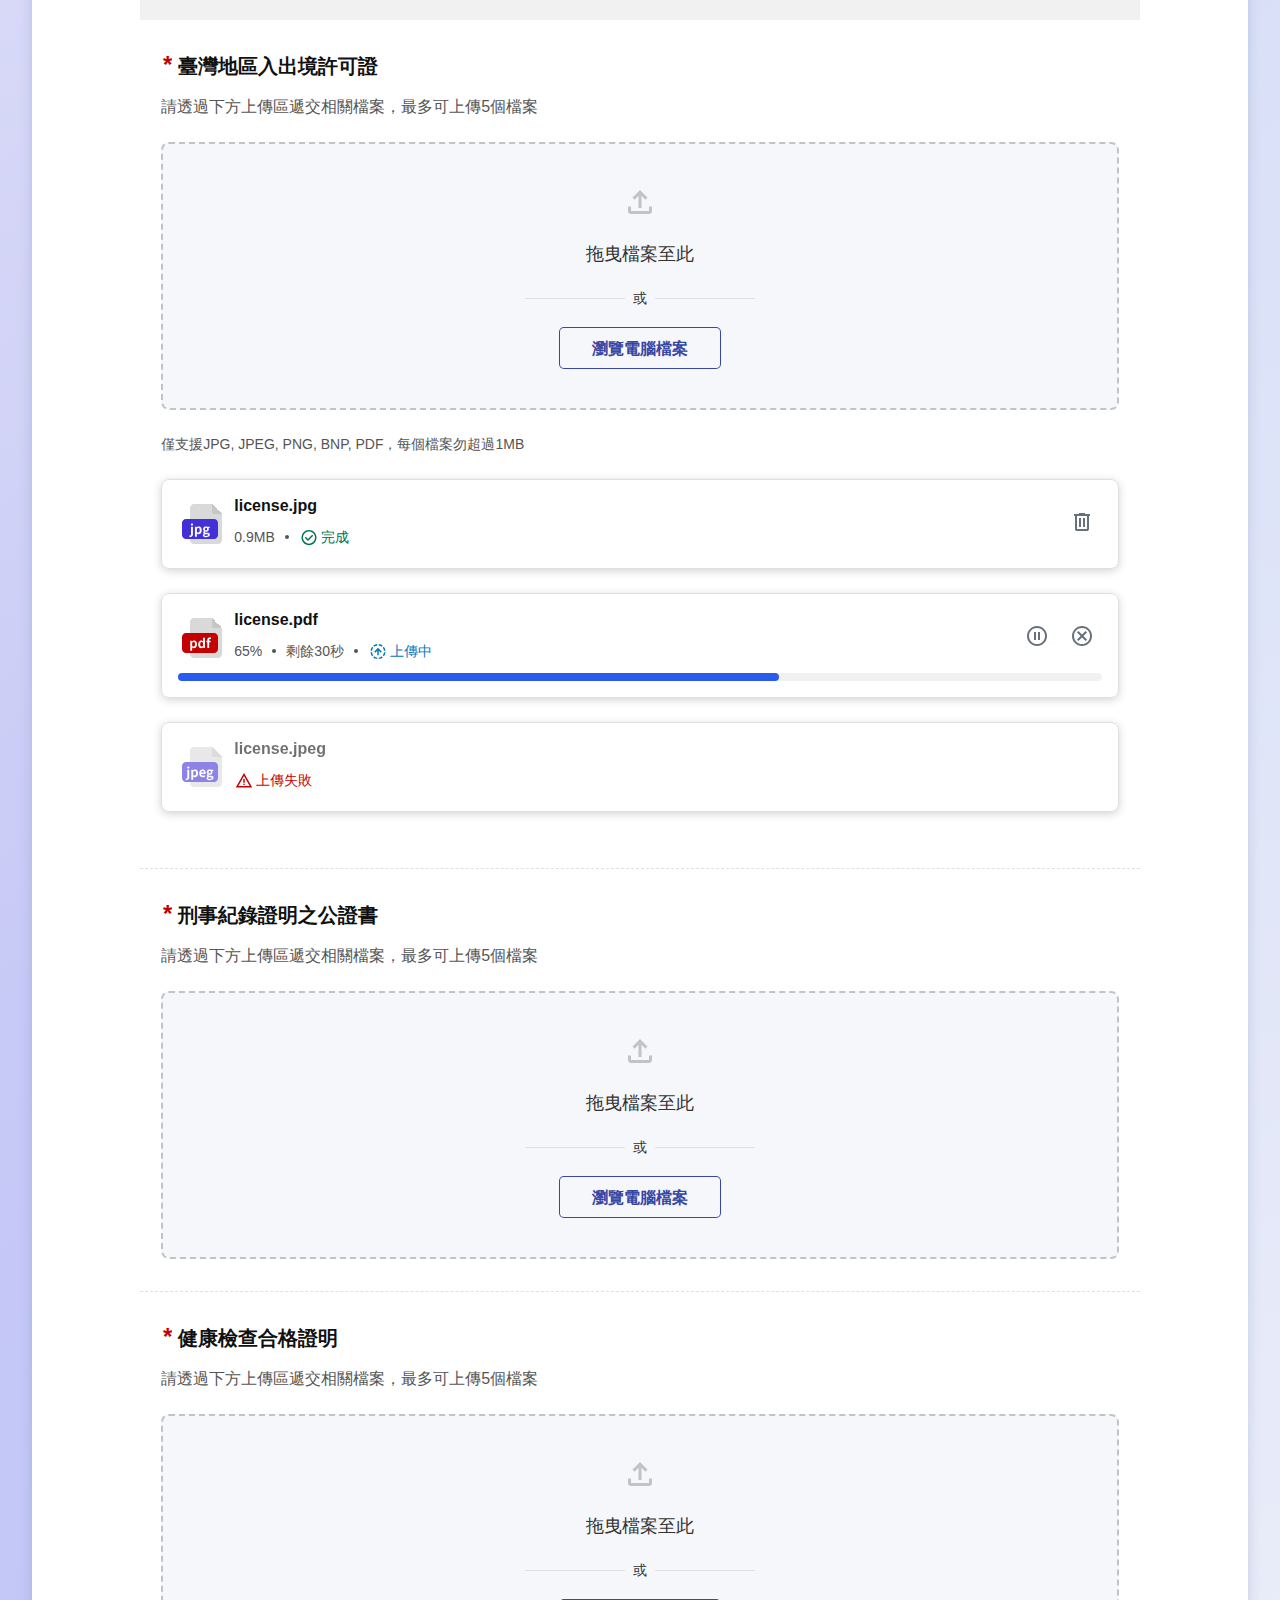
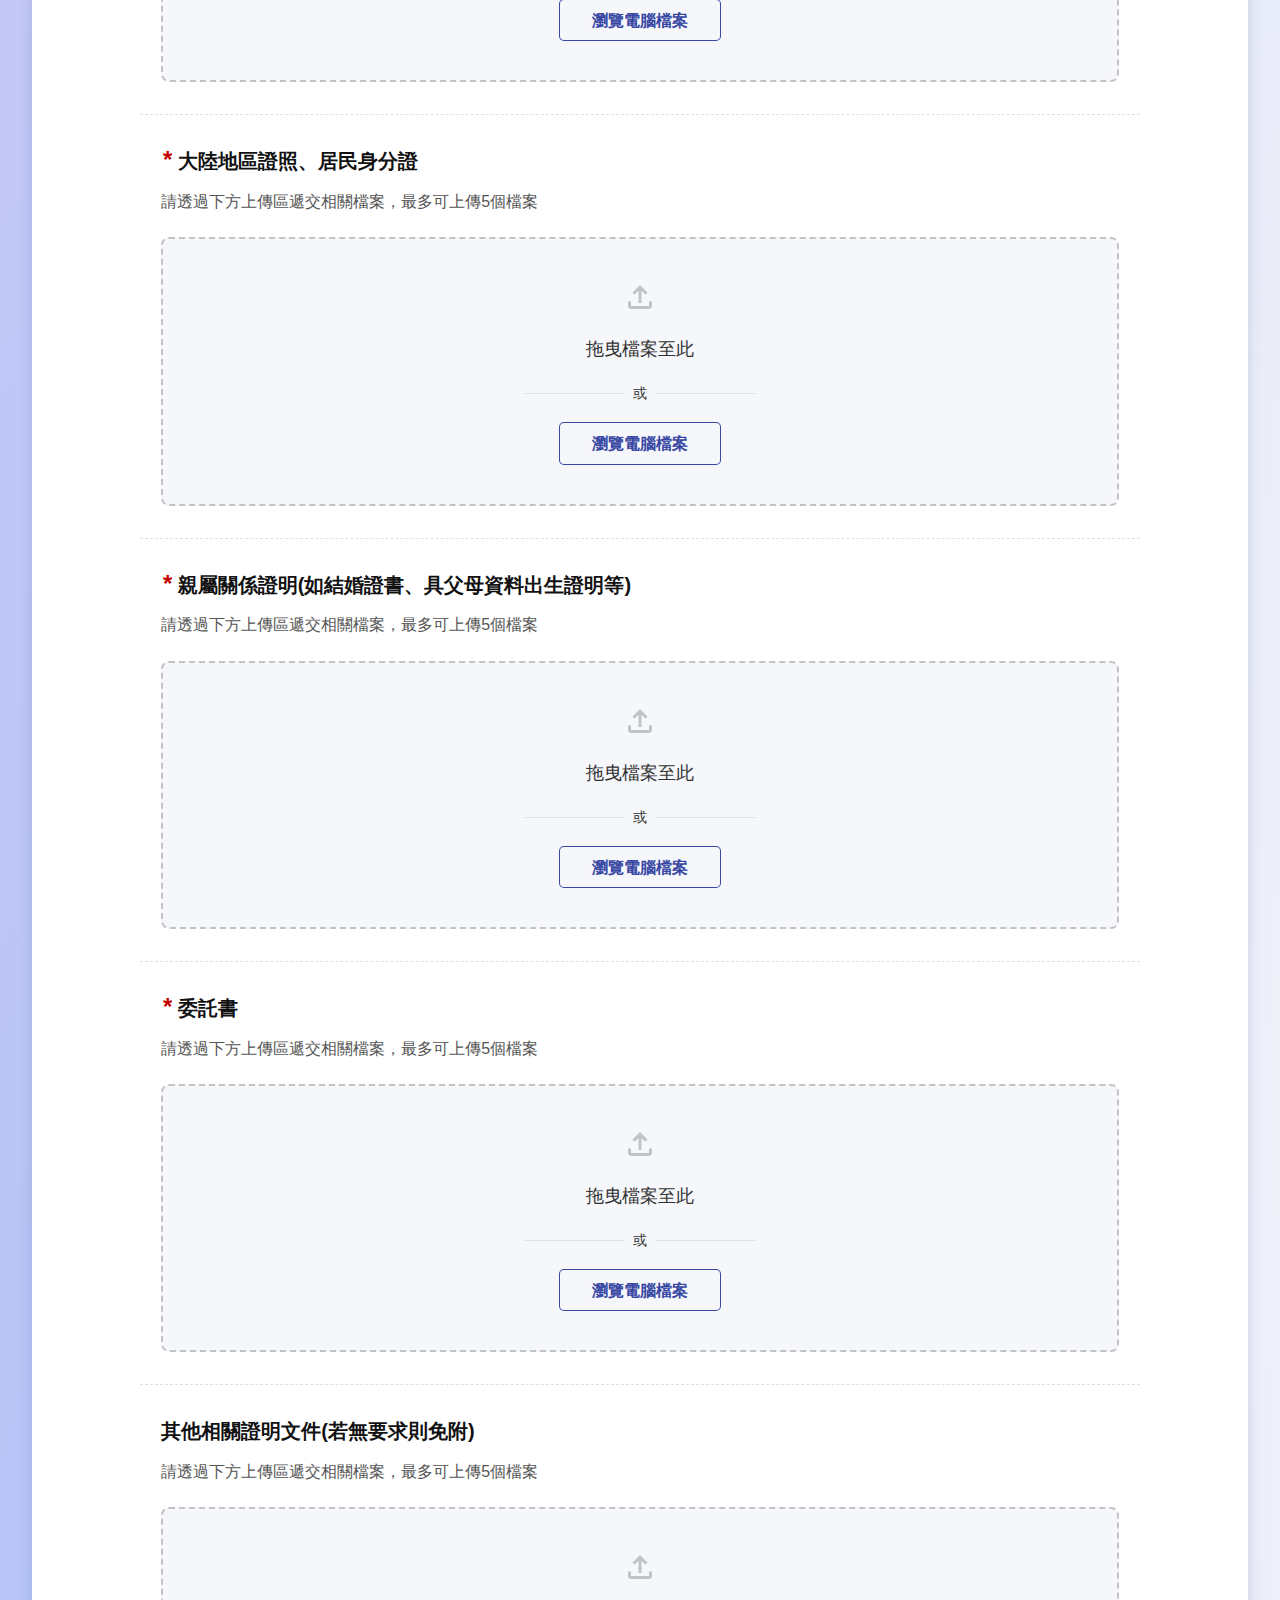
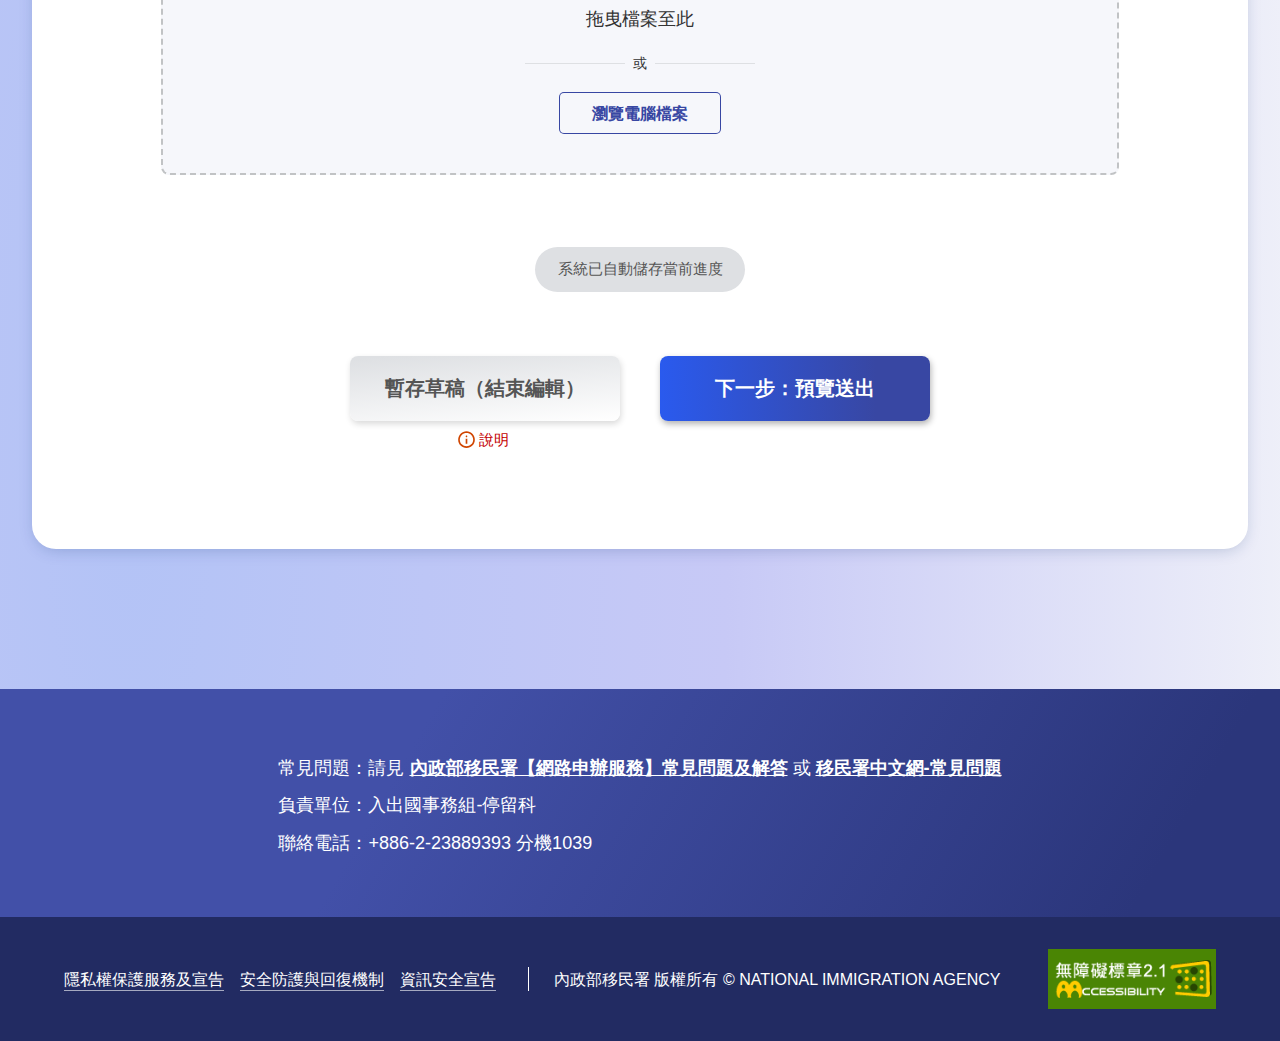
<file: page3-7.html>
<!DOCTYPE html>
<html lang="zh-Hant-TW">
<head>
  <meta charset="UTF-8">
  <meta name="viewport" content="width=device-width, initial-scale=1.0">
  <title>陸配依親居留＿線上申請</title>
  <link rel="stylesheet" href="css/style.css">
  <script src="js/jquery-3.7.1.min.js"></script>
  <script src="js/uieffect.js"></script>
</head>
<body>
  <header class="siteHeader">
    <h1><a href="#"><img src="publicData/h1.png" alt="內政部移民署 線上服務"></a></h1>
    <div class="flexBox">
      <button class="searchCtrl" type="button" arial-expanded="false">查詢區</button>
      <section class="search">
        <form action="">
          <input type="text" placeholder="搜尋關鍵字">
          <button type="button">查詢</button>
        </form>
      </section>
      <div class="whoIs">
        <img src="publicData/avatar.png" alt="">
        <a href="#">陳澄</a>
      </div>
      <div class="yourMessage">
        <a aria-label="你有2則訊息" href="#"></a>
        <span class="count">2</span>
      </div>
      <button class="langSwitch" type="button">EN</button>
      <button class="viewMore" type="button"></button>
    </div>
  </header>

  <main class="main">

    <h2>陸配依親居留線上送件服務</h2>

    <section class="steps">
      <ol>
        <li><a href="#"><i>1</i><span>申請人資料</span></a></li>
        <li><a href="#"><i>2</i><span>臺灣配偶</span></a></li>
        <li><a href="#"><i>3</i><span>親屬及子女</span></a></li>
        <li class="now"><a href="#"><i>4</i><span>文件上傳</span></a></li>
        <li><a href="#"><i>5</i><span>預覽送出</span></a></li>
      </ol>
    </section>

    <section class="upload">
      <h3>文件上傳</h3>
      <p class="note"><abbr class="required">必填欄位</abbr> 為必須上傳的資料欄位</p>

      <section class="photoHere">
        <div class="flexColumn">
          <h4><abbr class="required">必填欄位</abbr> 照片上傳</h4>
          <ul>
            <li><em>請勿以手機拍攝及上傳。</em></li>
            <li>須為最近六個月內所攝彩色大頭照、正面、脫帽、五官清晰、白色背景之相片。</li>
            <li>臉部占據整張相片面積約70~80%。</li>
            <li>相片的「寬*高」請設定於「413像素*531像素」(+10%)範圍內。</li>
          </ul>
  
          <label class="fileButton">選擇檔案
            <input id="photoFile" type="file">
          </label>

        </div>

        <div class="photoCrop">
          <div class="image">
            <img src="publicData/IDphoto_2.jpg" alt="您上傳的證件照">
          </div>
          <button type="button">證件照自動裁切</button>
          <!-- 沒有圖檔時
            <button disabled type="button">證件照自動裁切</button> 
          -->
        </div>
      </section>

      <div class="title">應檢附文件</div>
      
      <article class="rules">
        <ul>
          <li>檔案格式為JPG / JPEG / PNG / BMP / PDF，上傳的文件須清晰，身分證及護照上不能加上任何字句或圖樣，如：影印本或COPY等。</li>
          <li>檔案請小於1024KB(即1MB)。</li>
          <li>上傳文件如為中文及英文以外之文件，請再上傳中譯本。</li>
          <li>應檢附文件請依原證件大小掃描後上傳。</li>
          <li>如證件雙面均載有資料，正、反面均需掃描後上傳</li>
        </ul>
      </article>

      <section class="form">
        
        <form action="">

          <section class="eachUpload">
            <h4><abbr class="required">必填欄位</abbr> 臺灣地區入出境許可證</h4>
            <p>請透過下方上傳區遞交相關檔案，最多可上傳5個檔案</p>
            <div class="uploadArea">
              <p>拖曳檔案至此</p>
              <p class="or">或</p>
              <label class="browseFile">
                瀏覽電腦檔案
                <input type="file" name="" id="">
              </label>
            </div>
            <p>僅支援JPG, JPEG, PNG, BNP, PDF，每個檔案勿超過1MB</p>
  
            <div class="uploadStatus">
              <div class="fileInfo">
                <span class="fileType jpg" aria-label="檔案類別 JPG"></span>
                <ul>
                  <li class="fileName" aria-label="檔名">license.jpg</li>
                  <li class="fileSize" aria-label="檔案大小">0.9MB</li>
                  <li class="status done">完成</li>
                </ul>
              </div>
              <div class="funcButtons">
                <button type="button" class="delete" aria-label="刪除"></button>
              </div>
            </div>

            <div class="uploadStatus">
              <div class="fileInfo">
                <span class="fileType pdf" aria-label="檔案類別 PDF"></span>
                <ul>
                  <li class="fileName" aria-label="檔名">license.pdf</li>
                  <li class="percentage" aria-label="上傳進度">65%</li>
                  <li class="timeLeft" aria-label="剩餘時間">剩餘30秒</li>
                  <li class="status">上傳中</li>
                </ul>
              </div>
              <div class="funcButtons">
                <button type="button" class="pause" aria-label="暫停"></button>
                <button type="button" class="cancel" aria-label="取消"></button>
              </div>
              <div class="progressBar">
                <span class="bar" style="width: 65%;"></span>
              </div>
            </div>
            <div class="uploadStatus">
              <div class="fileInfo">
                <span class="fileType jpeg"  aria-label="檔案類別 JPEG"></span>
                <ul>
                  <li class="fileName" aria-label="檔名">license.jpeg</li>
                  <li class="status fail">上傳失敗</li>
                </ul>
              </div>
            </div>
  
          </section>
          
          <section class="eachUpload">
            <h4><abbr class="required">必填欄位</abbr> 刑事紀錄證明之公證書</h4>
            <p class="hint">請透過下方上傳區遞交相關檔案，最多可上傳5個檔案</p>
            <div class="uploadArea">
              <p>拖曳檔案至此</p>
              <p class="or">或</p>
              <label class="browseFile">
                瀏覽電腦檔案
                <input type="file" name="" id="">
              </label>
            </div>
          </section>
          


          <section class="eachUpload">
            <h4><abbr class="required">必填欄位</abbr> 健康檢查合格證明</h4>
            <p>請透過下方上傳區遞交相關檔案，最多可上傳5個檔案</p>
            <div class="uploadArea">
              <p>拖曳檔案至此</p>
              <p class="or">或</p>
              <label class="browseFile">
                瀏覽電腦檔案
                <input type="file" name="" id="">
              </label>
            </div>
          </section>

          <section class="eachUpload">
            <h4><abbr class="required">必填欄位</abbr> 大陸地區證照、居民身分證</h4>
            <p>請透過下方上傳區遞交相關檔案，最多可上傳5個檔案</p>
            
            <div class="uploadArea">
              <p>拖曳檔案至此</p>
              <p class="or">或</p>
              <label class="browseFile">
                瀏覽電腦檔案
                <input type="file" name="" id="">
              </label>
            </div>
          </section>
          
          <section class="eachUpload">
            <h4><abbr class="required">必填欄位</abbr> 親屬關係證明(如結婚證書、具父母資料出生證明等)</h4>
            <p>請透過下方上傳區遞交相關檔案，最多可上傳5個檔案</p>
            
            <div class="uploadArea">
              <p>拖曳檔案至此</p>
              <p class="or">或</p>
              <label class="browseFile">
                瀏覽電腦檔案
                <input type="file" name="" id="">
              </label>
            </div>
          </section>

          <section class="eachUpload">
            <h4><abbr class="required">必填欄位</abbr> 委託書</h4>
            <p>請透過下方上傳區遞交相關檔案，最多可上傳5個檔案</p>
            
            <div class="uploadArea">
              <p>拖曳檔案至此</p>
              <p class="or">或</p>
              <label class="browseFile">
                瀏覽電腦檔案
                <input type="file" name="" id="">
              </label>
            </div>
          </section>

          <section class="eachUpload">
            <h4>其他相關證明文件(若無要求則免附)</h4>
            <p>請透過下方上傳區遞交相關檔案，最多可上傳5個檔案</p>
            
            <div class="uploadArea">
              <p>拖曳檔案至此</p>
              <p class="or">或</p>
              <label class="browseFile">
                瀏覽電腦檔案
                <input type="file" name="" id="">
              </label>
            </div>
          </section>

          <div class="savingMsg">系統已自動儲存當前進度</div>

          <div class="btnDiv">
            <div class="hasHiddenHint">
              <button type="button"> 暫存草稿（結束編輯）</button>
              <button type="button" class="hiddenHint">說明</button>
              <div class="hintContent">點選暫存草稿，後續可至「暫存草稿匣」再繼續編輯，您已填寫的資料不會遺失，敬請放心使用</div>
            </div>
            <button type="button" class="submit">下一步：預覽送出</button>
          </div>          
        </form>

    
      </section>

    </section>


  </main>

  <footer class="siteFooter">
    <div class="contactInfo">
      <p>常見問題：請見 <a href="#">內政部移民署【網路申辦服務】常見問題及解答</a> 或 <a href="#">移民署中文網-常見問題</a></p>
      <p>負責單位：入出國事務組-停留科</p>
      <p>聯絡電話：+886-2-23889393 分機1039</p>
    </div>
    <div class="base">
      <ul>
        <li><a href="#">隱私權保護服務及宣告</a></li>
        <li><a href="#">安全防護與回復機制</a></li>
        <li><a href="#">資訊安全宣告</a></li>
      </ul>
      <div>
        <p>內政部移民署 版權所有 © NATIONAL IMMIGRATION AGENCY</p>
      </div>
      <span class="badge"><a href="#"><img src="publicData/badge_AA.webp" alt="無障礙標章"></a></span>
    </div>
  </footer>
</body>
</html>
</file>
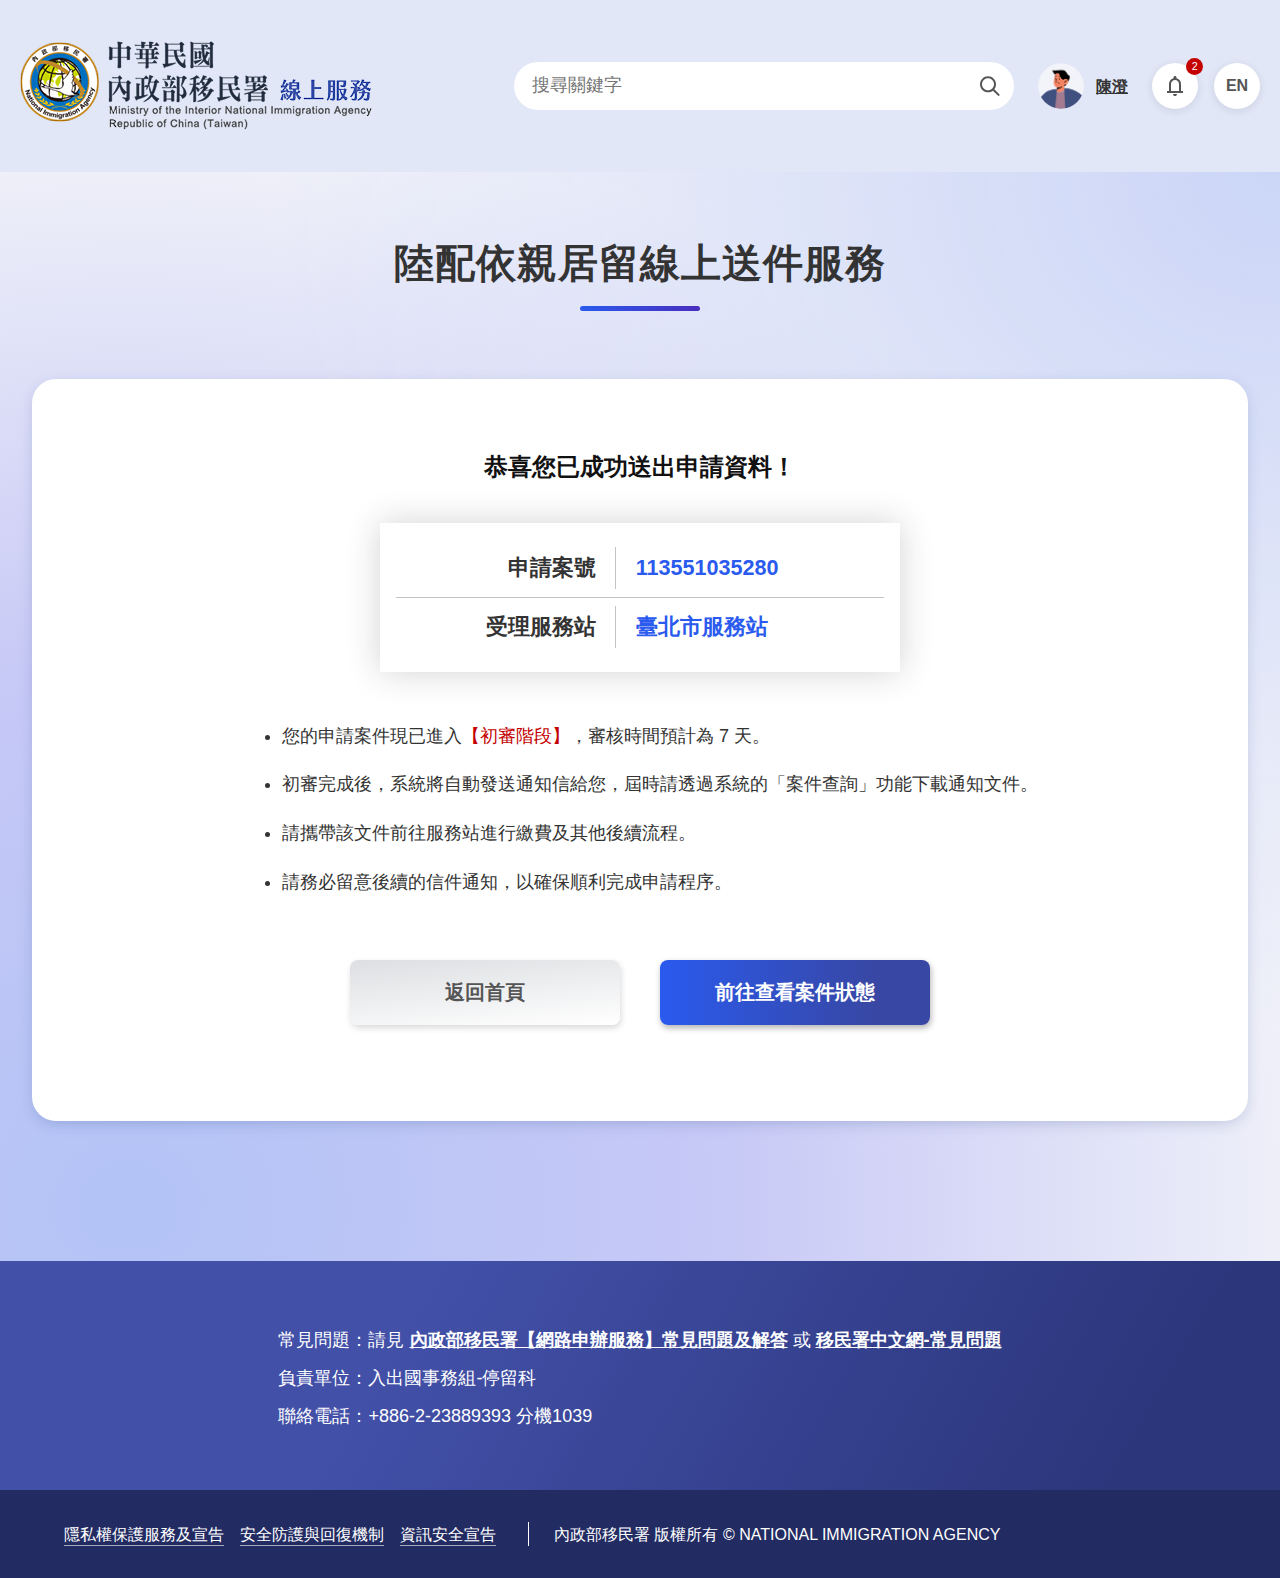
<file: page3-9.html>
<!DOCTYPE html>
<html lang="zh-Hant-TW">
<head>
  <meta charset="UTF-8">
  <meta name="viewport" content="width=device-width, initial-scale=1.0">
  <title>陸配依親居留＿線上申請</title>
  <link rel="stylesheet" href="css/style.css">
  <script src="js/jquery-3.7.1.min.js"></script>
  <script src="js/uieffect.js"></script>
</head>
<body>
  <header class="siteHeader">
    <h1><a href="#"><img src="publicData/h1.png" alt="內政部移民署 線上服務"></a></h1>
    <div class="flexBox">
      <button class="searchCtrl" type="button" arial-expanded="false">查詢區</button>
      <section class="search">
        <form action="">
          <input type="text" placeholder="搜尋關鍵字">
          <button type="button">查詢</button>
        </form>
      </section>
      <div class="whoIs">
        <img src="publicData/avatar.png" alt="">
        <a href="#">陳澄</a>
      </div>
      <div class="yourMessage">
        <a aria-label="你有2則訊息" href="#"></a>
        <span class="count">2</span>
      </div>
      <button class="langSwitch" type="button">EN</button>
      <button class="viewMore" type="button"></button>
    </div>
  </header>

  <main class="main">

    <h2>陸配依親居留線上送件服務</h2>
  
    <section class="declaration">
      <h3>恭喜您已成功送出申請資料！</h3>
      
      <table class="caseInfo">
        <tr>
          <th>申請案號</th>
          <td>113551035280</td>
        </tr>
        <tr>
          <th>受理服務站</th>
          <td>臺北市服務站</td>
        </tr>
      </table>


      <ul>
        <li>您的申請案件現已進入<em>【初審階段】</em>，審核時間預計為 7 天。</li>
        <li>初審完成後，系統將自動發送通知信給您，屆時請透過系統的「案件查詢」功能下載通知文件。</li>
        <li>請攜帶該文件前往服務站進行繳費及其他後續流程。</li>
        <li>請務必留意後續的信件通知，以確保順利完成申請程序。</li>
      </ul>

      <div class="btnDiv">
        <span class="button"><a href="#">返回首頁</a></span>
        <button type="button" class="submit">前往查看案件狀態</button>
      </div>
    </section>

  </main>

  <footer class="siteFooter">
    <div class="contactInfo">
      <p>常見問題：請見 <a href="#">內政部移民署【網路申辦服務】常見問題及解答</a> 或 <a href="#">移民署中文網-常見問題</a></p>
      <p>負責單位：入出國事務組-停留科</p>
      <p>聯絡電話：+886-2-23889393 分機1039</p>
    </div>
    <div class="base">
      <ul>
        <li><a href="#">隱私權保護服務及宣告</a></li>
        <li><a href="#">安全防護與回復機制</a></li>
        <li><a href="#">資訊安全宣告</a></li>
      </ul>
      <div>
        <p>內政部移民署 版權所有 © NATIONAL IMMIGRATION AGENCY</p>
      </div>
    </div>
  </footer>
</body>
</html>
</file>
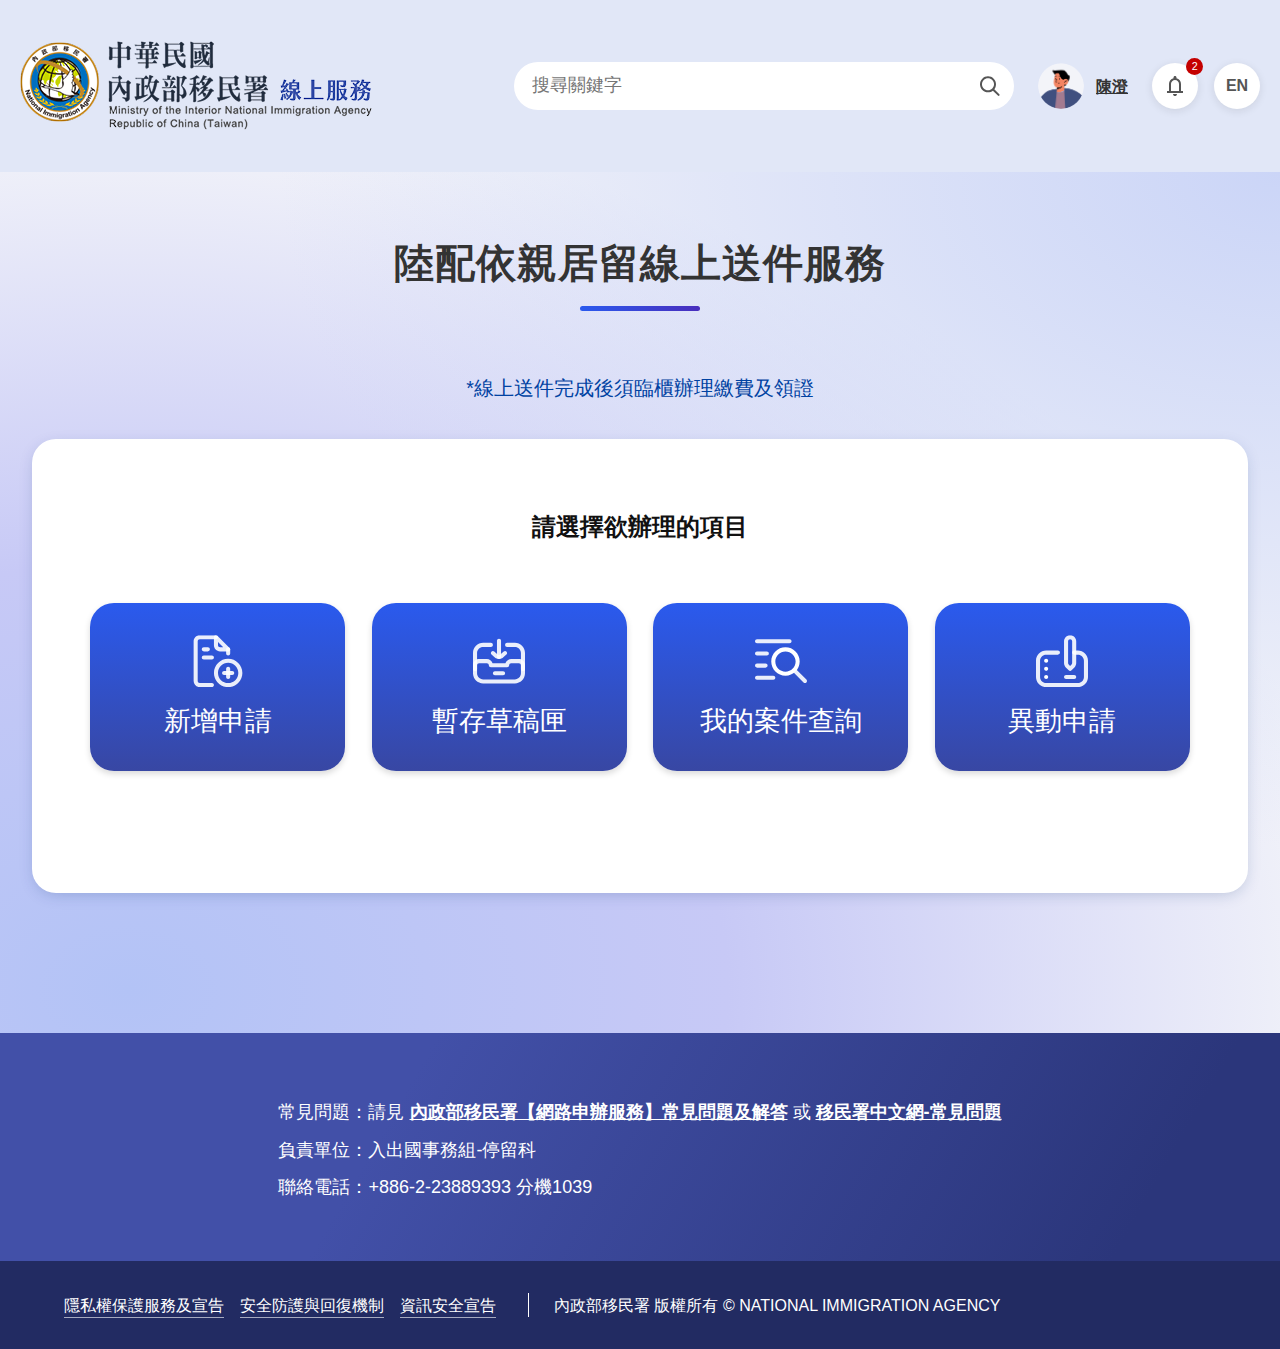
<file: page3.html>
<!DOCTYPE html>
<html lang="zh-Hant-TW">
<head>
  <meta charset="UTF-8">
  <meta name="viewport" content="width=device-width, initial-scale=1.0">
  <title>陸配依親居留＿線上申請</title>
  <link rel="stylesheet" href="css/style.css">
</head>
<body>
  <header class="siteHeader">
    <h1>
      <img src="publicData/h1.png" alt="內政部移民署 線上服務">
    </h1>
    <div class="flexBox">
      <button class="searchCtrl" type="button" arial-expanded="false">查詢區</button>
      <section class="search">
        <form action="">
          <input type="text" placeholder="搜尋關鍵字">
          <button type="button">查詢</button>
        </form>
      </section>
      <div class="whoIs">
        <img src="publicData/avatar.png" alt="">
        <a href="#">陳澄</a>
      </div>
      <div class="yourMessage">
        <a aria-label="你有2則訊息" href="#"></a>
        <span class="count">2</span>
      </div>
      <button class="langSwitch" type="button">EN</button>
    </div>
  </header>

  <main class="main">
    <h2>陸配依親居留線上送件服務</h2>
    <p class="note">*線上送件完成後須臨櫃辦理繳費及領證</p>
  
    <section class="menu">
      <h3>請選擇欲辦理的項目</h3>
      <nav>
        <ul>
          <li><a href="#">新增申請</a></li>
          <li><a href="#">暫存草稿匣</a></li>
          <li><a href="#">我的案件查詢</a></li>
          <li><a href="#">異動申請</a>
            <ul>
              <li><a href="#">資料異動</a>
              <li><a href="#">效期展延</a>
              <li><a href="#">補發</a>
            </ul>
          </li>
        </ul>
      </nav>
    </section>

  </main>

  <footer class="siteFooter">
    <div class="contactInfo">
      <p>常見問題：請見 <a href="#">內政部移民署【網路申辦服務】常見問題及解答</a> 或 <a href="#">移民署中文網-常見問題</a></p>
      <p>負責單位：入出國事務組-停留科</p>
      <p>聯絡電話：+886-2-23889393 分機1039</p>
    </div>
    <div class="base">
      <ul>
        <li><a href="#">隱私權保護服務及宣告</a></li>
        <li><a href="#">安全防護與回復機制</a></li>
        <li><a href="#">資訊安全宣告</a></li>
      </ul>
      <div>
        <p>內政部移民署 版權所有 © NATIONAL IMMIGRATION AGENCY</p>
      </div>
    </div>
  </footer>
</body>
</html>
</file>
<file: css/style.css>
﻿.menu nav>ul>li>a{background:linear-gradient(180deg, #2A5AEE 0%, #3847A3 100%)}label.fileButton,.btnDiv button.submit,.btnDiv input[type=button].submit,.btnDiv input[type=submit].submit,.btnDiv input[type=reset].submit{background:linear-gradient(270deg, #3847A3 20%, #2A5AEE 100%)}.upload .photoHere .photoCrop button,.btnDiv button,.btnDiv input[type=button],.btnDiv input[type=submit],.btnDiv input[type=reset],.btnDiv .button>a{background:linear-gradient(354deg, #fff 0%, #dee0e3 96%)}.oneCase button,.caseSearch .buttonGroup .button>a,.caseSearch .buttonGroup button{background-color:#fff;color:#333;box-shadow:#c1c3c5 0 0 0 1px inset,rgba(34,34,34,.2) 0 3px 6px -2px;border-bottom:1px solid rgba(0,0,0,.15);transition:.2s}.oneCase button:hover,.caseSearch .buttonGroup .button>a:hover,.caseSearch .buttonGroup button:hover{translate:0 -3px;box-shadow:#2a5aee 0 0 0 2px inset,rgba(34,34,34,.2) 0 7px 8px -4px}.oneCase button:focus,.caseSearch .buttonGroup .button>a:focus,.caseSearch .buttonGroup button:focus{translate:0 0;background-color:#2a5aee;color:#fff;box-shadow:#2a5aee 0 0 0 0 inset,rgba(34,34,34,.2) 0 3px 6px -2px}.steps,.main>p.note,.main>h2,.preview,.upload,.declaration,.menu,.form{width:95%;margin:24px auto}@media screen and (min-width: 1000px){.steps,.main>p.note,.main>h2,.preview,.upload,.declaration,.menu,.form{width:95%}}@media screen and (min-width: 1440px){.steps,.main>p.note,.main>h2,.preview,.upload,.declaration,.menu,.form{width:1368px}}.preview,.upload,.declaration,.menu,.form{padding:72px 5% 32px;margin-bottom:100px;border-radius:24px;position:relative;z-index:99;background-color:#fff;color:#333;box-shadow:0 4px 16px -4px rgba(17,52,115,.25)}.preview>h3:first-child,.upload>h3:first-child,.declaration>h3:first-child,.menu>h3:first-child,.form>h3:first-child{margin:0 auto 40px;text-align:center;font-size:1.33em;color:#111}@media screen and (min-width: 1440px){.preview,.upload,.declaration,.menu,.form{padding-left:68.4px;padding-right:68.4px}}html{scroll-behavior:smooth;overflow-y:scroll}body{margin:0;padding:0;font-size:1.125em;font-family:Arial,Helvetica,"Microsoft JhengHei","微軟正黑體",sans-serif;background-color:#e1e7f7;color:#333}body.noScroll{overflow:hidden;overflow-y:hidden}body *,body *::before,body *::after{box-sizing:border-box}.main{margin:0 auto;padding:1px 0 40px;background-color:#f3f4f9;background-image:radial-gradient(at 100% 0%, rgb(203, 213, 247) 0%, rgba(203, 213, 247, 0) 1000px),radial-gradient(at 10% 95%, rgb(179, 195, 246) 0%, rgb(199, 201, 246) 600px, rgba(199, 201, 246, 0) 96vw)}.main>h2{position:relative;font-size:clamp(1.6em,6.4vw,2.2em);text-align:center;letter-spacing:1px;margin:64px auto 48px;padding:0 0 40px}.main>h2::after{content:"";position:absolute;left:calc(50% - 60px);bottom:20px;width:120px;height:5px;border-radius:3px;background:linear-gradient(90deg, #2A5AEE 0%, #492EBD 100%)}.main>h2+p.note{margin-bottom:40px}.main>p.note{margin:0 auto;font-size:1.1em;line-height:1;text-align:center;color:#0042a2}@media screen and (min-width: 1000px){.main>h2{font-size:2.2em}}a{color:#0042a2;text-decoration:underline;outline:none}abbr.required{display:inline-block;margin:0;position:relative;color:#c40000;text-decoration:none;text-indent:-5em;line-height:1;width:.55em;overflow:hidden}abbr.required::before{content:"*";font-size:1.2em;position:absolute;top:0;right:0;text-indent:0}button.closeThis{--width:48px;--bar-length:24px;--bar-thick:2px;position:relative;height:var(--width);width:var(--width);padding:0;margin:0;text-indent:-20em;overflow:hidden;border-radius:0;border:none}button.closeThis::before,button.closeThis::after{content:"";position:absolute;left:calc((var(--width) - var(--bar-length))/2);top:calc((var(--width) - var(--bar-thick))/2);width:var(--bar-length);height:var(--bar-thick);background-color:#fff}button.closeThis::before{transform:rotate(45deg)}button.closeThis::after{transform:rotate(-45deg)}button.closeThis:hover,button.closeThis:focus{background-color:#3847a3}button.closeThis:hover::before,button.closeThis:hover::after,button.closeThis:focus::before,button.closeThis:focus::after{background-color:#fff}button.closeThis:focus{box-shadow:#fff 0 0 0 1px,#3847a3 0 0 0 3px}.navArrow{position:relative;width:44px;height:44px;border-radius:50%;background-color:rgba(0,0,0,0);background-color:#f6f7fb;transition:.2s}.navArrow::before{content:"";position:absolute;top:calc(50% - 5px);width:10px;height:10px;border:2px solid #69707d;border-top:none;border-right:none;transition:.2s}.navArrow.prev::before{left:calc(50% - 3px);rotate:45deg}.navArrow.next::before{right:calc(50% - 4px);rotate:225deg}.navArrow:hover{background-color:#fff;box-shadow:#fff 0 0 0 2px}.navArrow:focus{background-color:#2a5aee;box-shadow:#fff 0 0 0 2px}.navArrow:focus::before{border-color:#fff}.navArrow[disabled]{opacity:.3;box-shadow:none;cursor:not-allowed}.search{position:fixed;top:60px;left:0;right:0;z-index:199;padding:16px;font-size:1em;background-color:#0042a2;box-shadow:rgba(0,0,0,.2) 0 6px 9px -3px}.search input,.search button{font-size:1em;border:none;outline:none}.search input[type=text]{width:calc(100% - 3.2em);height:2.67em;padding:0 3em 0 1em;margin:0;border-radius:2em;font-size:1em;background-color:#fff;border:none;transition:.2s}.search input[type=text]:hover{box-shadow:#2a5aee 0 0 0 0 inset,#fff 0 0 0 2px}.search input[type=text]:focus{box-shadow:#2a5aee 0 0 0 2px inset,#fff 0 0 0 3px}.search button{position:absolute;top:16px;right:16px;width:2.67em;height:2.67em;padding:0;margin:0;text-indent:-20em;overflow:hidden;border-radius:50%;background-color:#fff;transition:.2s}.search button::before{content:"";display:block;width:100%;height:100%;background:rgba(0,0,0,0) url(../images/icon_search.svg) no-repeat center center;background-size:20px 20px;transition:.2s}.search button:hover{box-shadow:#fff 0 0 0 2px}.search button:focus{background-color:#2a5aee;box-shadow:#fff 0 0 0 3px}.search button:focus::before{filter:brightness(4)}@media screen and (min-width: 1000px){.search{position:relative;width:440px;padding:0;top:auto;left:auto;right:auto;box-shadow:none;background-color:rgba(0,0,0,0)}.search input[type=text]{width:100%}.search button{top:4px;right:4px;width:calc(2.67em - 8px);height:calc(2.67em - 8px);background-color:rgba(0,0,0,0)}}.btnDiv{display:flex;justify-content:center;gap:16px;flex-flow:row wrap;padding:24px 0;margin:40px auto}.btnDiv>*{flex:1 1 auto}.btnDiv .button{margin:0}.btnDiv .button>a{display:block;text-decoration:none;color:#555}.btnDiv button,.btnDiv input[type=button],.btnDiv input[type=submit],.btnDiv input[type=reset],.btnDiv .button>a{padding:0 1em;height:3.25em;margin:0;line-height:3.25;font-size:1em;font-weight:bold;text-align:center;border:none;outline:none;border-radius:8px;color:#555;box-shadow:#69707d 0 0 0 0 inset,#fff 0 0 0 0,1px 3px 6px 0 rgba(0,0,0,.15);transition:.2s}.btnDiv button:hover,.btnDiv input[type=button]:hover,.btnDiv input[type=submit]:hover,.btnDiv input[type=reset]:hover,.btnDiv .button>a:hover{translate:0 -5px;box-shadow:#69707d 0 0 0 0 inset,#fff 0 0 0 0,0 12px 12px -4px rgba(0,0,0,.15)}.btnDiv button:focus,.btnDiv input[type=button]:focus,.btnDiv input[type=submit]:focus,.btnDiv input[type=reset]:focus,.btnDiv .button>a:focus{translate:0 0;box-shadow:#69707d 0 0 0 1px inset,#fff 0 0 0 3px,0 3px 8px 1px rgba(0,0,0,.2)}.btnDiv button.submit,.btnDiv input[type=button].submit,.btnDiv input[type=submit].submit,.btnDiv input[type=reset].submit{color:#fff;box-shadow:#fff 0 0 0 0 inset,#2a5aee 0 0 0 0,1px 3px 6px 0 rgba(0,0,0,.3)}.btnDiv button.submit:hover,.btnDiv input[type=button].submit:hover,.btnDiv input[type=submit].submit:hover,.btnDiv input[type=reset].submit:hover{translate:0 -5px;box-shadow:#fff 0 0 0 0 inset,#2a5aee 0 0 0 0,0 12px 12px -4px rgba(0,0,0,.3)}.btnDiv button.submit:focus,.btnDiv input[type=button].submit:focus,.btnDiv input[type=submit].submit:focus,.btnDiv input[type=reset].submit:focus{translate:0 0;box-shadow:#fff 0 0 0 1px inset,#2a5aee 0 0 0 3px,0 3px 8px 1px rgba(0,0,0,.35)}.btnDiv>.hasHiddenHint{position:relative}.btnDiv>.hasHiddenHint button:not(.hiddenHint){display:block;width:100%}.btnDiv>.hasHiddenHint .hiddenHint{position:relative;left:50%;translate:-50% 0}.btnDiv button.hiddenHint{margin:5px 0 0;padding:0 6px 0 24px;border:none;background:none;box-shadow:none;height:1.8em;line-height:1.8;border-radius:1em;display:inline-block;width:auto;min-width:0;font-weight:normal;font-size:.9375rem;background:url(../images/icon_info.svg) no-repeat 1px .2em;color:#c40000;translate:0 0}.btnDiv button.hiddenHint:hover,.btnDiv button.hiddenHint:focus{box-shadow:#c40000 0 0 0 1px}.btnDiv button.hiddenHint:hover+.hintContent,.btnDiv button.hiddenHint:focus+.hintContent{display:block}.btnDiv .hintContent{display:none;position:absolute;left:6%;top:auto;width:88%;padding:22px 16px 16px;margin-top:3px;font-size:1rem;line-height:1.8;color:#333;background:rgba(255,255,255,.92);box-shadow:0 15px 55px -15px rgba(34,34,34,.5)}@media screen and (min-width: 700px){.btnDiv{gap:40px}.btnDiv>*{max-width:270px}.btnDiv button,.btnDiv input[type=button],.btnDiv input[type=submit],.btnDiv input[type=reset],.btnDiv .button>a{font-size:1.11em}.btnDiv .hintContent{width:290px;left:50%;margin-left:-2em}}.uploadArea{padding:40px;text-align:center;background-color:#f6f7fb;border:2px dashed #c1c3c5;border-radius:8px}.uploadArea::before{content:"";display:inline-block;width:36px;height:36px;background:url(../images/icon_upload.svg) no-repeat 0 0;background-size:100% auto}.uploadArea p{margin:16px auto}.uploadArea p.or{position:relative;font-size:.78em;height:2em;line-height:2}.uploadArea p.or::before,.uploadArea p.or::after{position:absolute;top:50%;content:"";display:inline-block;width:100px;height:1px;background-color:#dee0e3}.uploadArea p.or::before{right:calc(50% + 15px)}.uploadArea p.or::after{left:calc(50% + 15px)}.uploadArea .browseFile{margin:16px auto 0;width:10em}.uploadArea .browseFile input[type=file]{display:none}.uploadArea:hover{border-style:solid}.uploadArea:hover::before{filter:brightness(0.5)}.uploadStatus{position:relative;margin:24px 0;padding:16px;min-height:90px;border:1px solid #dee0e3;box-shadow:0 2px 8px 0 rgba(34,34,34,.2);border-radius:8px;overflow:hidden}.uploadStatus .fileInfo{float:left;position:relative;padding-left:56px}.uploadStatus .fileInfo .fileType{position:absolute;left:0;top:8px}.uploadStatus .fileInfo ul{list-style:none;margin:0;padding:0;line-height:1.2;color:#555;outline-offset:-1px;overflow:hidden}.uploadStatus .fileInfo ul li:not(.fileName){float:left;position:relative;padding-right:24px;font-size:.78em}.uploadStatus .fileInfo ul li:not(.fileName)::after{content:"";position:absolute;right:10px;top:.4em;width:4px;height:4px;border-radius:2px;background-color:#555}.uploadStatus .fileInfo ul li:last-child{padding-right:4px}.uploadStatus .fileInfo ul li:last-child::after{display:none;padding-right:0}.uploadStatus .fileInfo ul li.fileName{float:none;margin-bottom:14px;font-weight:bold;font-size:.89em;color:#111}.uploadStatus .fileInfo ul li.status{color:#007ab8;padding-left:22px;background-repeat:no-repeat;background-size:18px;background-position:1px -1px;background-image:url(../images/icon_upl_ing.svg)}.uploadStatus .fileInfo ul li.status.done{color:#00754b;background-image:url(../images/icon_upl_done.svg)}.uploadStatus .fileInfo ul li.status.fail{color:#c40000;background-image:url(../images/icon_upl_fail.svg)}.uploadStatus:has(.status.fail) .fileType,.uploadStatus:has(.status.fail) .fileName{opacity:.6}.uploadStatus .funcButtons{float:right;margin-top:6px}.uploadStatus .funcButtons button{width:40px;height:40px;margin:0;padding:0;border-radius:50%;border:none;box-shadow:none;background-color:rgba(0,0,0,0);background-repeat:no-repeat;background-size:24px;background-position:center center;transition:.2s}.uploadStatus .funcButtons button.delete{background-image:url(../images/icon_delete.svg)}.uploadStatus .funcButtons button.pause{background-image:url(../images/icon_pause.svg)}.uploadStatus .funcButtons button.cancel{background-image:url(../images/icon_cancel.svg)}.uploadStatus .funcButtons button:hover{background-color:#f1f1f1}.uploadStatus .funcButtons button:focus{filter:brightness(2.5);background-color:#333}.uploadStatus .funcButtons:has(+.progressBar){margin-bottom:12px}.uploadStatus .progressBar{clear:both;display:block;position:relative;height:8px;border-radius:4px;background-color:#f1f1f1}.uploadStatus .progressBar .bar{content:"";position:absolute;left:0;top:0;bottom:0;background-color:#2a5aee;border-radius:4px}.fileType{display:block;width:44px;height:40px;background-position:0 0;background-repeat:no-repeat;background-size:contain}.fileType.jpg{background-image:url(../images/fileType_jpg.svg)}.fileType.jpeg{background-image:url(../images/fileType_jpeg.svg)}.fileType.png{background-image:url(../images/fileType_png.svg)}.fileType.bnp{background-image:url(../images/fileType_bnp.svg)}.fileType.pdf{background-image:url(../images/fileType_pdf.svg)}.fileType.doc{background-image:url(../images/fileType_doc.svg)}.fileType.ppt{background-image:url(../images/fileType_ppt.svg)}.fileType.zip{background-image:url(../images/fileType_zip.svg)}.fileType.txt{background-image:url(../images/fileType_txt.svg)}.fileType.mov{background-image:url(../images/fileType_mov.svg)}.fileType.mp3{background-image:url(../images/fileType_mp3.svg)}.fileType.wmv{background-image:url(../images/fileType_wmv.svg)}.rules{background-color:#f1f1f1;line-height:2;padding:32px 5%;width:92%;margin:0 auto}.sorting{text-align:right;margin-bottom:8px;margin-right:8px}.cookieAgree{z-index:999;position:fixed;left:0;right:0;bottom:0;padding:40px 5% 16px;background-color:rgba(255,255,255,.9);color:#222;box-shadow:0 -8px 24px rgba(17,52,115,.3);backdrop-filter:blur(8px)}.cookieAgree article{line-height:1.8}.cookieAgree article a:focus{outline:2px solid #2a5aee;text-decoration:none}.cookieAgree .btnDiv{margin:0 auto}@media screen and (min-width: 1000px){.cookieAgree{display:flex;padding-bottom:36px}.cookieAgree article{flex:1 1 auto}.cookieAgree .btnDiv{flex:0 0 20%;margin-left:32px;padding-top:8px;padding-left:32px;border-left:1px solid #c1c3c5}.cookieAgree .btnDiv button{white-space:nowrap}}@media screen and (min-width: 1440px){.cookieAgree{padding-left:calc(50vw - 648px);padding-right:calc(50vw - 648px)}}.siteHeader{--icon-size: 46px;position:relative;z-index:9;padding:7px 0;margin:0 auto}.siteHeader h1{position:absolute;left:2%;top:7px;margin:0;padding:0;height:var(--icon-size);width:214px;background:url(../images/h1_mobile.png) no-repeat 0 0;background-size:auto 100%}.siteHeader h1 a{display:block}.siteHeader h1 a:focus-visible{outline:2px solid #2a5aee}.siteHeader h1 img{display:none}.siteHeader .whoIs,.siteHeader .yourMessage,.siteHeader .langSwitch{font-size:.89em}.siteHeader .yourMessage>a,.siteHeader .langSwitch,.siteHeader .searchCtrl,.siteHeader .viewMore{width:var(--icon-size);height:var(--icon-size);margin:0;border-radius:50%;border:none;background-color:rgba(0,0,0,0);transition:.2s}.siteHeader .yourMessage>a:hover,.siteHeader .yourMessage>a:focus,.siteHeader .langSwitch:hover,.siteHeader .langSwitch:focus,.siteHeader .searchCtrl:hover,.siteHeader .searchCtrl:focus,.siteHeader .viewMore:hover,.siteHeader .viewMore:focus{background-color:#fff}.siteHeader .searchCtrl{position:relative;font-size:0;background:url(../images/icon_search.svg) no-repeat center center}.siteHeader .searchCtrl.closeIt{background-image:none;background-color:#fff}.siteHeader .searchCtrl.closeIt::before,.siteHeader .searchCtrl.closeIt::after{content:"";position:absolute;top:calc(50% - 1px);left:calc(50% - 8px);width:16px;height:2px;border-radius:1px;background:#333}.siteHeader .searchCtrl.closeIt::before{rotate:45deg}.siteHeader .searchCtrl.closeIt::after{rotate:-45deg}.siteHeader .whoIs{display:none}.siteHeader .yourMessage{position:relative}.siteHeader .yourMessage>a{display:block;background:url(../images/icon_notify.svg) no-repeat center center;background-size:24px auto}.siteHeader .yourMessage .count{font-size:.67em;min-width:1.55em;height:1.55em;line-height:1.6em;text-align:center;border-radius:1em;position:absolute;top:2px;right:0;background-color:#c40000;color:#fff}.siteHeader .langSwitch{display:none;font-weight:bold;color:#555}.siteHeader .viewMore{position:relative}.siteHeader .viewMore::before{content:"";position:absolute;top:21px;left:21px;width:4px;height:4px;border-radius:2px;box-shadow:0 -6px 0 0 #333,0 6px 0 0 #333;background-color:#333}.siteHeader .search{display:none}.siteHeader .flexBox{display:flex;flex-flow:row nowrap;align-items:center;justify-content:flex-end;gap:2px;margin-right:2%;margin-left:calc(2% + 220px)}@media screen and (min-width: 1000px){.siteHeader{padding:40px 20px;max-width:1440px;display:flex;flex-flow:row nowrap;justify-content:space-between;align-items:center}.siteHeader .yourMessage>a,.siteHeader .langSwitch,.siteHeader .searchCtrl,.siteHeader .viewMore{box-shadow:#69707d 0 0 0 0 inset,#fff 0 0 0 0,rgba(30,30,30,.1) 0 2px 8px 0;transition:.2s}.siteHeader .yourMessage>a:hover,.siteHeader .langSwitch:hover,.siteHeader .searchCtrl:hover,.siteHeader .viewMore:hover{box-shadow:#69707d 0 0 0 0 inset,#fff 0 0 0 3px,rgba(30,30,30,.2) 0 2px 8px 2px}.siteHeader .yourMessage>a:focus,.siteHeader .langSwitch:focus,.siteHeader .searchCtrl:focus,.siteHeader .viewMore:focus{box-shadow:#69707d 0 0 0 2px inset,#fff 0 0 0 3px,rgba(30,30,30,.2) 0 2px 8px 2px;outline:none}.siteHeader .yourMessage>a,.siteHeader .langSwitch,.siteHeader .searchCtrl,.siteHeader .viewMore{background-color:#fff}.siteHeader .yourMessage .count{top:-5px;right:-5px}.siteHeader h1{position:static;height:auto;width:auto;background:none}.siteHeader h1 img{width:354px;display:block}.siteHeader .searchCtrl,.siteHeader .viewMore{display:none}.siteHeader .search,.siteHeader .langSwitch{display:block}.siteHeader .whoIs{display:block;position:relative;border-radius:30px;transition:.2s}.siteHeader .whoIs img{position:absolute;left:0;top:0;width:var(--icon-size);height:var(--icon-size);border-radius:50%}.siteHeader .whoIs a{position:relative;display:block;width:100%;height:var(--icon-size);line-height:var(--icon-size);padding:0 8px 0 58px;color:#333;font-weight:bold;outline:none}.siteHeader .whoIs:hover{background-color:#fff;box-shadow:#fff 0 0 0 3px}.siteHeader .whoIs:has(a:focus){background-color:#fff;box-shadow:#fff 0 0 0 2px,#69707d 0 0 0 4px}.siteHeader .whoIs{display:block;white-space:nowrap}.siteHeader .search{flex:1 1 auto;width:auto;max-width:500px;margin-right:8px}.siteHeader .flexBox{flex:0 1 calc(100% - 390px);margin:0;gap:16px}}.siteFooter{position:relative;background:linear-gradient(120deg, #4250a8 30%, #2b367b 85%)}.siteFooter a{color:#fff}.siteFooter .contactInfo{padding:66px 4% 60px;margin:0 auto;width:fit-content;line-height:1.5;color:#fff}.siteFooter .contactInfo a{font-weight:bold;text-decoration:underline}.siteFooter .contactInfo a:hover{outline:1px solid rgba(255,255,255,.6);outline-offset:2px;text-decoration:none}.siteFooter .contactInfo a:focus{outline:2px solid #fff;outline-offset:2px;text-decoration:none}.siteFooter .contactInfo p{margin:0}.siteFooter .contactInfo p+p{margin-top:.6em}.siteFooter .base{padding:32px 2.5%;font-size:.89em;text-align:center;background-color:#222b62;color:#fff;line-height:1.5}.siteFooter .base>ul{list-style:none;margin:0 auto 8px;padding:0;line-height:1.1}.siteFooter .base>ul li{display:inline-block;margin:0 8px 15px;padding:0}.siteFooter .base>ul li a{display:block;position:relative;text-decoration:none}.siteFooter .base>ul li a::after{content:"";position:absolute;left:0;bottom:-1px;width:100%;height:1px;background-color:rgba(255,255,255,.6);transition:.2s}.siteFooter .base>ul li a:hover::after{height:2px;bottom:-2px;background-color:#fff}.siteFooter .base>ul li a:focus{outline:2px solid #fff;outline-offset:2px}.siteFooter .base>ul li a:focus::after{background-color:rgba(0,0,0,0)}.siteFooter .base>div p{margin:0}.siteFooter .base .badge{display:block;width:168px;margin:32px auto 0}.siteFooter .base .badge a{display:block;margin:0 auto}.siteFooter .base .badge a:hover{box-shadow:#fff 0 0 0 1px}.siteFooter .base .badge a:focus{box-shadow:#fff 0 0 0 2px}.siteFooter .base .badge img{display:block;width:100%}@media screen and (min-width: 700px){.siteFooter .base{position:relative;padding-right:190px;text-align:left}.siteFooter .base>ul{margin-left:0}.siteFooter .base>ul li{margin:0 16px 8px 0}.siteFooter .base .badge{margin:0;position:absolute;right:2.5vw;top:24px}}@media screen and (min-width: 1000px){.siteFooter .base{display:flex;justify-content:center;align-items:center;padding-right:5%;padding-left:5%}.siteFooter .base>ul{flex:1 1 50%;margin:0;max-width:max-content;display:flex;flex-wrap:nowrap;line-height:1.4}.siteFooter .base>ul li{flex:0 0 max-content;margin:0 16px 0 0}.siteFooter .base>div{flex:1 1 calc(50% - 240px);padding-left:25px;margin-left:16px;border-left:1px solid #fff;text-align:left}.siteFooter .base .badge{position:static;flex:0 0 168px;margin-left:20px}}@media screen and (min-width: 1440px){.siteFooter .base{padding-left:calc(50vw - 648px);padding-right:calc(50vw - 648px)}}.steps ol{display:flex;flex-flow:row nowrap;justify-content:space-between;font-size:.8em;font-weight:bold;line-height:1;list-style:none;margin:0 auto;padding:0;color:#555;text-align:center}.steps ol>li{position:relative;flex:0 0 19%;margin:0;padding:0}.steps ol>li>a{height:100%;padding:10px 6px;display:block;text-decoration:none;border-radius:8px;color:#333;background-color:#fff;box-shadow:#fff 0 0 0 0,0 2px 8px 0 rgba(34,34,34,.2);transition:.2s}.steps ol>li>a:hover{box-shadow:#fff 0 0 0 2px,0 2px 8px 0 rgba(34,34,34,.2)}.steps ol>li>a:hover i{border-color:#69707d}.steps ol>li>a:focus{translate:0 0;box-shadow:#3847a3 0 0 0 2px}.steps ol>li i{display:block;margin:0 auto 8px;width:24px;height:24px;line-height:20px;border-radius:50%;text-align:center;background-color:#e1e7f7;border:2px solid #f3f4f9;font-style:normal;transition:.2s}.steps ol>li span{line-height:1.3}.steps ol>li.now a{color:#fff;background-color:#3847a3;color:#fff;box-shadow:#fff 0 0 0 0,#3847a3 0 0 0 0,0 2px 8px 0 rgba(34,34,34,.2)}.steps ol>li.now a:hover{box-shadow:#fff 0 0 0 0,#3847a3 0 0 0 2px,0 2px 8px 0 rgba(34,34,34,.2)}.steps ol>li.now a:hover i{background-color:#fff;border-color:rgba(0,0,0,0);box-shadow:#fff 0 0 0 3px}.steps ol>li.now a:focus{box-shadow:#fff 0 0 0 1px,#3847a3 0 0 0 4px}.steps ol>li.now i{color:#555}.steps ol>li:not(.now) span{font-size:.5em;font-weight:normal}@media screen and (min-width: 1000px){.steps{margin-bottom:64px}.steps ol{font-size:1em;text-align:left;max-width:1200px;justify-content:space-between}.steps ol>li{flex-basis:16.8%}.steps ol>li>a{padding:16px;border-radius:3em;display:flex;flex-wrap:nowrap;align-items:center}.steps ol>li i{flex-basis:40px;min-width:40px;height:40px;line-height:36px;margin:0}.steps ol>li span{margin-left:9px}.steps ol>li:not(.now) span{font-size:1em;font-weight:bold}.steps ol>li::before,.steps ol>li::after{content:"";position:absolute;top:50%;height:1px;background:#97a3b6}.steps ol>li::before{display:none}.steps ol>li::after{left:calc(100% + 10px);width:calc(20% - 12px)}.steps ol>li:first-child::before{display:none}.steps ol>li:last-child::after{display:none}}form{display:block;margin:0}input,select,textarea,button{font-size:inherit;color:#333}input[type=text],input[type=email],input[type=search],input[type=tel],input[type=url],input[type=password],input[type=date]{padding:0 .6em;margin:5px 0;height:2.7em;border-radius:4px;border:1px solid #dee0e3;background-color:#fff;color:#0042a2}input[type=text].fullWidth,input[type=email].fullWidth,input[type=search].fullWidth,input[type=tel].fullWidth,input[type=url].fullWidth,input[type=password].fullWidth,input[type=date].fullWidth{width:100%}input[type=text].hightLightThis,input[type=email].hightLightThis,input[type=search].hightLightThis,input[type=tel].hightLightThis,input[type=url].hightLightThis,input[type=password].hightLightThis,input[type=date].hightLightThis{border-color:#c40000}input[type=text]:hover,input[type=email]:hover,input[type=search]:hover,input[type=tel]:hover,input[type=url]:hover,input[type=password]:hover,input[type=date]:hover{border-color:#69707d}input[type=text]:focus,input[type=email]:focus,input[type=search]:focus,input[type=tel]:focus,input[type=url]:focus,input[type=password]:focus,input[type=date]:focus{border-color:#69707d;box-shadow:#69707d 0 0 0 1px;outline:none}input[type=text]::selection,input[type=email]::selection,input[type=search]::selection,input[type=tel]::selection,input[type=url]::selection,input[type=password]::selection,input[type=date]::selection{background-color:#555;color:#fff}input[type=text][readonly],input[type=email][readonly],input[type=search][readonly],input[type=tel][readonly],input[type=url][readonly],input[type=password][readonly],input[type=date][readonly]{background-color:#dee0e3;color:#333;border-color:#dee0e3}input[type=text][readonly]:focus,input[type=email][readonly]:focus,input[type=search][readonly]:focus,input[type=tel][readonly]:focus,input[type=url][readonly]:focus,input[type=password][readonly]:focus,input[type=date][readonly]:focus{box-shadow:none}select{appearance:none;height:2.7em;margin:5px 0;padding:0 40px 0 .6em;border-radius:4px;border:1px solid #dee0e3;background:#fff url(../images/selectArrow.svg) no-repeat right 6px top .8em;color:#3847a3}select:hover{border-color:#69707d}select:focus{border-color:#69707d;box-shadow:#69707d 0 0 0 1px;outline:none}select[disabled]{color:#888}select.fullWidth{width:100%}button,input[type=submit],input[type=reset],input[type=button]{cursor:pointer;height:2.7em;margin:5px;border-radius:4px;outline:none;border:none}.button{display:inline-block;margin:5px}.button a{display:block;height:2.7em;line-height:2.7em;border-radius:4px;text-decoration:none;color:#333}input[type=radio],input[type=checkbox]{width:1.2em;height:1.2em;margin:-3px 5px 0 0;vertical-align:middle;cursor:pointer}input[type=radio]:focus,input[type=checkbox]:focus{outline:none}label:has(input){cursor:pointer}label.fileButton{display:block;font-size:1em;font-weight:bold;border-radius:4px;height:3em;line-height:3;text-align:center;color:#fff;box-shadow:#fff 0 0 0 0 inset,#2a5aee 0 0 0 0,1px 3px 6px 0 rgba(0,0,0,.3);cursor:pointer}label.fileButton::before{content:"";display:inline-block;vertical-align:middle;width:20px;height:20px;margin-right:8px;background:url(../images/icon_folder.svg) no-repeat 0 0;background-size:100% auto}label.fileButton input[type=file]{font-size:0;width:0}label.browseFile{display:block;font-size:.89em;font-weight:bold;border-radius:4px;height:2.5em;line-height:2.6;text-align:center;box-shadow:#3847a3 0 0 0 1px;color:#3847a3;cursor:pointer;transition:.2s}label.browseFile input[type=file]{font-size:0;width:0;border:none;background-color:rgba(0,0,0,0)}label.browseFile:hover{background-color:#fff}label.browseFile:has(input:focus){background-color:#fff;box-shadow:#3847a3 0 0 0 2px}table.formLayout{width:100%;margin:0 auto;border-collapse:collapse;border-spacing:0}table.formLayout tr{border-bottom:1px dashed #dee0e3}table.formLayout tr:last-child{border-bottom:none}table.formLayout th,table.formLayout td{padding:16px 8px;vertical-align:top}table.formLayout th,table.formLayout td:nth-child(odd){color:#333;text-align:right;width:14%;padding-top:calc(.9em + 16px)}table.formLayout th abbr.required,table.formLayout td:nth-child(odd) abbr.required{padding-right:.7em}table.formLayout td:nth-child(even){width:36%;text-align:left}table.formLayout td:nth-child(even)[colspan="3"]{width:auto}@media screen and (max-width: 999px){table.formLayout tr{display:block;border-bottom:none}table.formLayout tr:last-child td:nth-child(even){border-bottom:none}table.formLayout th,table.formLayout td{display:block}table.formLayout th,table.formLayout td:nth-child(odd){width:auto;text-align:left;padding:24px 8px 4px}table.formLayout td:nth-child(even){width:auto;padding:0 8px 24px;border-bottom:1px dashed #dee0e3}}.formExtend{border:none;padding:0;margin:50px 0}.formExtend table.formLayout,.formExtend .note,.formExtend .aloneInput,.formExtend .aloneCheck,.formExtend .childrenList{width:90%}.formExtend table.formLayout{background-color:#f6f7fb}.formExtend table.formLayout::before,.formExtend table.formLayout::after{content:"";display:block;height:44px}.formExtend table.formLayout th,.formExtend table.formLayout td:nth-child(odd){padding-left:8px}.formExtend table.formLayout th br,.formExtend table.formLayout td:nth-child(odd) br{display:none}.formExtend table.formLayout td:nth-child(even){padding-right:32px}.formExtend table.formLayout td:nth-child(2):last-child{padding-right:8%}.formExtend table.childrenList{background-color:#f6f7fb}.formExtend table.childrenList thead{border-top:16px solid #f6f7fb}.formExtend table.childrenList tbody{border-bottom:16px solid #f6f7fb}.formExtend .note,.formExtend .aloneInput,.formExtend .aloneCheck{margin:32px auto}.formExtend .aloneCheck{display:block}.formExtend .aloneInput+.note{margin-top:3em}.formExtend .note:has(+.formLayout){margin-bottom:8px}@media screen and (max-width: 999px){.formExtend table.formLayout td:nth-child(even),.formExtend table.formLayout td:nth-child(2):last-child{padding-left:16px;padding-right:16px}.formExtend table.formLayout th,.formExtend table.formLayout td:nth-child(odd){padding-left:16px}.formExtend table.childrenList{background-color:rgba(0,0,0,0)}.formExtend table.childrenList tbody{border-bottom:none}.formExtend table.childrenList tbody tr{background-color:#f6f7fb}}@media screen and (max-width: 699px){.formExtend table.formLayout,.formExtend .childrenList{width:100%}.formExtend .note,.formExtend .aloneInput,.formExtend .aloneCheck{width:auto}}.verify>.note{text-align:center}.verify table.formLayout{width:auto}.verify table.formLayout tr{border:none}.verify table.formLayout th,.verify table.formLayout td:nth-child(odd){width:auto;white-space:nowrap}.verify table.formLayout td:nth-child(even){width:auto;min-width:24em}.verify table.formLayout td:nth-child(even) .datePicker,.verify table.formLayout td:nth-child(even) input[type=text]{width:100%}@media screen and (max-width: 999px){.verify>.note{max-width:680px;margin-left:auto;margin-right:auto;text-align:left}.verify table.formLayout{width:100%;max-width:600px}.verify table.formLayout td:nth-child(even){padding-bottom:0;min-width:0;border-bottom:none}}.form .formLayout{width:100%;margin:0 auto}.form h3{border-bottom:2px solid #dee0e3;padding-bottom:40px}.title{display:block;width:100%;padding:14px 16px 12px;margin:32px 0;line-height:1.3;text-align:center;background-color:#3847a3;color:#fff}.addressSet .roughly{display:flex;flex-wrap:wrap;gap:8px}.addressSet .roughly>label{flex:1 1 auto;white-space:nowrap;display:flex;align-items:center}.addressSet .roughly>label:first-child{flex:1 0 100%}.addressSet .roughly>label select{flex:1 1 auto;margin-left:8px}.addressSet .roughly>input{flex:0 1 15%;width:auto;min-width:5em}.addressSet .details{margin:10px 0;display:flex;flex-wrap:wrap;gap:8px 24px}.addressSet .details>label{flex:0 1 auto;white-space:nowrap}.addressSet .details input{width:6em;margin-right:5px}@media screen and (min-width: 700px){.addressSet .roughly{flex-wrap:nowrap;gap:0 1.6%}.addressSet .roughly>label{flex:1 1 42%}.addressSet .roughly>label:first-child{flex:1 1 42%}.addressSet .roughly>label select{flex:1 1 auto;margin-left:8px}.addressSet .details>label{flex:0 0 auto}}.fullNameSet{display:flex;justify-content:space-between;gap:24px}.fullNameSet>label{flex:1 1 48%}.fullNameSet>label input{margin-left:12px;width:calc(100% - 1em - 12px)}.datePicker{position:relative}.datePicker input[type=text],.datePicker input[type=date]{width:100%;padding-right:3em}.datePicker button.date{position:absolute;top:4px;right:0;z-index:9;width:calc(2.7em - 8px);height:calc(2.7em - 8px);border-radius:50%;border:none;background-color:#f6f7fb;transition:.15s}.datePicker button.date::before{content:"";position:absolute;width:18px;height:18px;left:calc(50% - 9px);top:calc(50% - 9px);background:url(../images/icon_date.svg) no-repeat center center;background-size:100%;transition:.15s}.datePicker button.date:hover,.datePicker button.date:focus{background-color:#69707d}.datePicker button.date:hover::before,.datePicker button.date:focus::before{filter:brightness(20)}.datePicker button.date:hover:focus,.datePicker button.date:focus:focus{box-shadow:#fff 0 0 0 1px inset,#69707d 0 0 0 2px}.formLayout td .datePicker{width:100%}.optionPool{display:flex;flex-wrap:wrap;gap:5px 16px}.optionPool>label{flex:0 0 auto;white-space:nowrap;padding:.6em 12px .6em 8px;border-radius:8px;cursor:pointer}.optionPool>label input[type=radio],.optionPool>label input[type=checkbox]{margin-right:8px}.optionPool>label:hover{box-shadow:#dee0e3 0 0 0 1px}.optionPool>label:has(input:checked){box-shadow:#69707d 0 0 0 1px;color:#3847a3}.formLayout td .optionPool{margin-top:.25em}.msg{--color-info: #00529B;--color-warning: #C23E00;--color-error: #C40000;--bgc-info: #CFE5FC;--bgc-warning: #FFEFCF;--bgc-error: #FDD7DE;display:none;position:relative;padding:10px 38px 9px 40px;margin:5px 0;border-radius:4px;font-size:.83em;line-height:1.3}.msg::before{content:"";position:absolute;left:10px;top:7px;width:24px;height:24px;background-repeat:no-repeat;background-position:center center;background-size:20px}.msg.info{color:var(--color-info);background-color:var(--bgc-info)}.msg.info::before{background-image:url(../images/icon_msg_hint.svg)}.msg.warning{color:var(--color-warning);background-color:var(--bgc-warning)}.msg.warning::before{background-image:url(../images/icon_msg_warning.svg)}.msg.error{color:var(--color-error);background-color:var(--bgc-error)}.msg.error::before{background-image:url(../images/icon_msg_error.svg)}.msg button.closeThis{--width:24px;--bar-length:12px;--bar-thick:2px;background-color:rgba(0,0,0,0);position:absolute;right:5px;top:7px;border-radius:50%}.msg button.closeThis::before,.msg button.closeThis::after{background-color:#69707d}.msg button.closeThis:hover,.msg button.closeThis:focus{background-color:#69707d}.msg button.closeThis:hover::before,.msg button.closeThis:hover::after,.msg button.closeThis:focus::before,.msg button.closeThis:focus::after{background-color:#fff}.note,.hint{line-height:1.6}.hint{color:#555;margin:4px;font-size:.89em}.note.important{color:#c40000}.aloneInput{line-height:1.6}.aloneInput .optionPool{margin-left:16px;margin-top:8px}@media screen and (min-width: 1000px){.aloneInput .optionPool{display:inline-block}}.aloneCheck{line-height:1.6}.savingMsg{display:block;width:max-content;padding:1em 1.5em;margin:40px auto;font-size:.83em;line-height:1;border-radius:2em;background-color:#dee0e3;color:#555}.dualSelect{display:flex;gap:8px;flex-wrap:nowrap}.dualSelect select{flex:1 1 45%}.phoneSet>select{max-width:100%}.phoneSet>input{width:100%}.phoneSet>label{display:inline-block;padding:8px}@media screen and (min-width: 700px){.phoneSet{display:flex;flex-wrap:wrap;align-items:center}.phoneSet>select{flex:0 1 30%;max-width:8em}.phoneSet>input{flex:1 1 50%;margin-left:6px}.phoneSet>label{margin-left:12px}}.menu{padding-left:0;padding-right:0;z-index:999;position:relative}.menu nav ul{list-style:none;padding:0;margin:0}.menu nav li{margin:0;padding:0}.menu nav a{display:block;position:relative;text-decoration:none}.menu nav>ul{list-style:none;padding:0;margin:0 8%;font-size:1.5em;text-align:center}.menu nav>ul>li{position:relative;margin-bottom:16px;padding:0}.menu nav>ul>li>a{padding:32px 20px;height:100%;color:#fff;border-radius:24px;box-shadow:0 3px 6px 0 rgba(0,0,0,.15);transition:.24s}.menu nav>ul>li>a::before{content:"";display:block;margin:0 auto 16px;width:52px;height:52px;background-repeat:no-repeat;background-position:center center;background-size:100%}.menu nav>ul>li>a:hover{translate:0 -6px;box-shadow:0 26px 20px -12px rgba(0,0,0,.25)}.menu nav>ul>li>a:focus{translate:0 0;box-shadow:#fff 0 0 0 2px,#2a5aee 0 0 0 7px}.menu nav>ul>li>a:focus+ul{opacity:1;margin-top:-14px}.menu nav>ul>li:hover>ul{opacity:1;margin-top:-14px}.menu nav>ul>li:nth-child(1)>a::before{background-image:url(../images/menu_icon1.svg)}.menu nav>ul>li:nth-child(2)>a::before{background-image:url(../images/menu_icon2.svg)}.menu nav>ul>li:nth-child(3)>a::before{background-image:url(../images/menu_icon3.svg)}.menu nav>ul>li:nth-child(4)>a::before{background-image:url(../images/menu_icon4.svg)}.menu nav>ul ul{opacity:0;transition:.2s;position:absolute;z-index:9;top:auto;left:10%;margin-top:0;width:fit-content;text-align:left;font-size:.72em;padding:8px;background-color:#fff;box-shadow:0 20px 50px -20px rgba(34,34,34,.3);border-radius:8px}.menu nav>ul ul::before{content:"";position:absolute;left:28px;top:-10px;width:3px;height:3px;border-width:0 9px 12px;border-style:solid;border-color:rgba(0,0,0,0) rgba(0,0,0,0) #fff rgba(0,0,0,0)}.menu nav>ul ul li{margin:2px;padding:0}.menu nav>ul ul li a{position:relative;padding:10px 28px 10px 56px;border-radius:4px;color:#555;transition:.2s}.menu nav>ul ul li a::before{content:"";position:absolute;left:20px;top:12px;width:24px;height:24px;background-repeat:no-repeat;background-position:0 0;background-size:100%;transition:.2s}.menu nav>ul ul li a:hover,.menu nav>ul ul li a:focus{background-color:#3847a3;color:#fff}.menu nav>ul ul li a:hover::before,.menu nav>ul ul li a:focus::before{filter:brightness(5)}.menu nav>ul ul li:nth-child(1)>a::before{background-image:url(../images/icon_edit.svg)}.menu nav>ul ul li:nth-child(2)>a::before{background-image:url(../images/icon_clock.svg)}.menu nav>ul ul li:nth-child(3)>a::before{background-image:url(../images/icon_doc.svg)}.menu nav>ul ul:has(a:focus){opacity:1;margin-top:-14px}@media screen and (min-width: 700px){.menu nav>ul{margin:0 4%;display:flex;flex-wrap:wrap;justify-content:space-between;gap:4%}.menu nav>ul>li{flex:0 0 48%;margin-bottom:3.68vw}}@media screen and (min-width: 1000px){.menu nav{max-width:1170px;margin:0 auto}.menu nav>ul{margin:60px 3% 0;gap:2.4%}.menu nav>ul>li{flex-basis:23.2%;margin-bottom:90px}}.declaration h3{text-align:center;color:#333;font-size:1.2em}.declaration>ul,.declaration>ol,.declaration>p{line-height:1.6;margin:0 auto}.declaration li{margin-bottom:1.1em}.declaration li:last-child{margin-bottom:0}.declaration em{font-style:normal;color:#c40000}.declaration table.caseInfo{border-collapse:collapse;width:100%;max-width:520px;padding:20px;margin:0 auto 50px;font-size:1.2em;line-height:1.2;border:16px solid #fff;box-shadow:rgba(34,34,34,.2) 0 0 32px}.declaration table.caseInfo tr+tr{border-top:1px solid #c1c3c5}.declaration table.caseInfo th,.declaration table.caseInfo td{padding:16px;font-weight:bold}.declaration table.caseInfo th{width:auto;text-align:right;padding-right:20px;position:relative}.declaration table.caseInfo th::after{content:"";position:absolute;right:0;top:8px;bottom:8px;width:1px;background-color:#c1c3c5}.declaration table.caseInfo td{padding-left:20px;color:#2a5aee}@media screen and (min-width: 1000px){.declaration{padding-left:11.4%;padding-right:11.4%}.declaration ul{max-width:max-content}}@media screen and (min-width: 1440px){.declaration{padding-left:164.16px;padding-right:164.16px}}.preview,.upload{padding-left:5%;padding-right:5%}.preview h3,.upload h3{border-bottom:2px solid #dee0e3;padding-bottom:40px}.preview .form,.upload .form{width:100%;margin:0;padding:0;box-shadow:none;border-radius:0}@media screen and (max-width: 699px){.preview,.upload{padding-left:3%;padding-right:3%}}.preview h4{position:relative;padding:2px 0 0 20px;margin:44px 0 20px;font-size:1.11em;line-height:1.1;color:#111}.preview h4::before{content:"";position:absolute;left:0;top:0;width:8px;height:24px;background-color:#3847a3}.upload h4,.upload p{line-height:1.5}.upload h4{margin:0;font-size:1.11em;font-weight:bold;color:#111}.upload h4+p{margin:12px 0;font-size:.89em;color:#555}.upload .photoHere{padding:32px 5%;background-color:#f6f7fb}.upload .photoHere ul{line-height:2;margin:32px 0}.upload .photoHere ul em{font-style:normal;color:#c40000}.upload .photoHere .photoCrop{margin:32px auto;padding:0 0 3px;max-width:240px;text-align:center}.upload .photoHere .photoCrop .image{margin:0 auto 16px;border:3px solid #dee0e3;background:#dee0e3 url(../images/photo_bg.png) no-repeat center top;background-size:cover;aspect-ratio:.78}.upload .photoHere .photoCrop .image img{display:block;width:100%}.upload .photoHere .photoCrop button{width:calc(100% - 6px);height:3em;margin:0;font-weight:bold;box-shadow:#69707d 0 0 0 0 inset,#fff 0 0 0 0,1px 3px 6px 0 rgba(0,0,0,.15);color:#555;border:none}.upload .photoHere .photoCrop button::before{content:"";display:inline-block;width:20px;height:20px;vertical-align:middle;margin-right:8px;background:url(../images/icon_crop.svg) no-repeat 0 0;background-size:100% auto}.upload .photoHere .photoCrop button[disabled]{background:#dee0e3;color:#888}.upload .photoHere .photoCrop button[disabled]::before{filter:brightness(1.5)}.upload .uploadArea{margin:24px 0}.upload .uploadArea+p{color:#555;font-size:.875rem;margin:16px 0}.upload .uploadArea:last-child{margin-bottom:0}.upload .eachUpload{width:92%;margin:0 auto;padding:32px 2%}.upload .eachUpload+.eachUpload{border-top:1px dashed #dee0e3}@media screen and (min-width: 700px){.upload .photoHere{display:flex;flex-flow:row nowrap;gap:5%}.upload .photoHere h4{margin-top:8px}.upload .photoHere .flexColumn{flex:1 0 60%;display:flex;flex-flow:column nowrap}.upload .photoHere .flexColumn ul{margin-top:0}.upload .photoHere .flexColumn .fileButton{max-width:10em;margin-top:auto}.upload .photoHere .photoCrop{margin-top:0;margin-bottom:0;flex:0 0 30%}}.meta{padding:48px 0;margin:16px auto 64px;background-color:#f6f7fb}.meta table.data,.meta .dataRef{width:90%}.meta .dataRef{margin:0 auto;font-weight:bold;text-align:center}.meta .dataRef:has(+table.data){border-bottom:1px solid #dee0e3;padding-bottom:24px;margin-bottom:24px}.meta .familyMembers{margin-top:24px}.meta .familyMembers .meta{width:90%;margin:0 auto 24px;padding:0;background-color:#fff;box-shadow:0 2px 8px 0 rgba(34,34,34,.2)}.meta .familyMembers .meta .caption{background-color:#e1e7f7;font-weight:bold;text-align:center;padding:16px 24px}.meta .familyMembers .meta table.data{width:100%}.meta .familyMembers .meta table.data::before,.meta .familyMembers .meta table.data::after{content:"";display:block;height:24px}.meta .familyMembers .meta table.data:nth-of-type(even){background-color:#f6f6f6}.meta.uploadFiles{display:flex;align-items:flex-start;justify-content:space-between}.meta.uploadFiles>.photo{flex:0 0 49%}.meta.uploadFiles>.photo img{display:block;margin:0 auto;width:96%;height:360px;object-fit:contain}.meta.uploadFiles>.data{flex:0 0 49%}.meta.uploadFiles>.data th,.meta.uploadFiles>.data td{width:50%}.meta.uploadFiles>.data td{padding-left:10px}.meta.uploadFiles>.data td>a{display:inline-block;padding:2px 4px 0;margin-top:-2px;text-decoration:none}.meta.uploadFiles>.data td>a:hover{text-decoration:underline}.meta.uploadFiles>.data td>a:focus{outline:1px solid #2a5aee;text-decoration:none}@media screen and (max-width: 999px){.meta.uploadFiles>.photo{flex-basis:38%}.meta.uploadFiles>.data{flex-basis:60%}.meta.uploadFiles>.data tr{flex-wrap:nowrap}.meta.uploadFiles>.data th{flex-basis:50%}.meta.uploadFiles>.data td{flex-basis:50%}}@media screen and (max-width: 699px){.meta table.data,.meta .dataRef{width:94%}.meta .familyMembers .meta{width:94%}.meta.uploadFiles{flex-wrap:wrap}.meta.uploadFiles>.photo{flex-basis:100%}.meta.uploadFiles>.data{margin:24px auto 0;flex-basis:94%}.meta.uploadFiles>.data th,.meta.uploadFiles>.data td{width:50%;flex-basis:50%}}table.data{width:100%;margin:0 auto;border-collapse:collapse;border-spacing:0;line-height:1.3}table.data th,table.data td{padding:16px;vertical-align:top}table.data th{position:relative;width:20%;text-align:right;font-weight:normal;color:#333}table.data th::after{content:"";position:absolute;top:17px;right:0;width:1px;height:18px;background-color:#69707d}table.data th:empty::after{display:none}table.data td{width:30%;padding-right:24px;color:#3847a3}@media screen and (max-width: 999px){table.data tr{display:flex;flex-flow:row wrap}table.data th{flex:0 0 35%;padding-left:0}table.data td{flex:0 0 65%;padding-right:0;word-break:break-all}}.preview{padding-left:5%;padding-right:5%}.preview h3{border-bottom:2px solid #dee0e3;padding-bottom:40px}.preview h4{position:relative;padding:2px 0 0 20px;margin:44px 0 20px;font-size:1.11em;line-height:1.1;color:#111}.preview h4::before{content:"";position:absolute;left:0;top:0;width:8px;height:24px;background-color:#3847a3}.preview .form{width:100%;margin:0;padding:0;box-shadow:none;border-radius:0}@media screen and (max-width: 699px){.preview{padding-left:3%;padding-right:3%}}.caseSearch{border-bottom:1px solid #c1c3c5;padding-bottom:16px;display:flex;flex-flow:row wrap;gap:12px;align-items:flex-start;justify-content:center}.caseSearch .dateRange{flex:0 0 auto;width:fit-content;margin:0;display:flex;justify-content:center;align-items:center;gap:6px;font-size:1.1em;background-color:#69707d;color:#fff;border-radius:2em}.caseSearch .dateRange .period{white-space:nowrap}.caseSearch .buttonGroup{margin:0;white-space:nowrap}.caseSearch .buttonGroup .button>a,.caseSearch .buttonGroup button{padding-left:24px;padding-right:24px}.caseSearch .buttonGroup .button>a::before,.caseSearch .buttonGroup button::before{content:"";display:inline-block;vertical-align:middle;margin:-2px 8px 0 0;width:20px;height:20px;background-size:100%}.caseSearch .buttonGroup .button>a:focus::before,.caseSearch .buttonGroup button:focus::before{filter:brightness(30)}.caseSearch .buttonGroup button::before{background:url(../images/icon_date.svg) no-repeat 0 0}.caseSearch .buttonGroup .button>a{position:relative}.caseSearch .buttonGroup .button>a::before{background:url(../images/icon_search.svg) no-repeat 0 0}.caseSearch:has(+.oneCase){margin-bottom:8px;border-bottom:none}@media screen and (min-width: 1000px){.caseSearch{margin:32px auto 16px;justify-content:space-between}.caseSearch .dateRange{gap:16px}.caseSearch .buttonGroup{margin:0}}.filterTerms{margin:24px auto}.filterTerms ul{list-style:none;margin:0;padding:8px 0;line-height:1.2;display:flex;flex-wrap:wrap;gap:16px}.filterTerms li a{display:block;text-decoration:none;color:#333;padding:.7em 14px .65em 20px;border-radius:2em;white-space:nowrap;background-color:#fff;box-shadow:#fff 0 0 0 0,rgba(34,34,34,.2) 0 3px 8px;transition:.2s}.filterTerms li a .count{display:inline-block;text-align:center;height:1.4em;line-height:1.5;min-width:1.4em;margin-left:6px;padding:0 8px;border-radius:1em;background-color:#69707d;color:#fff}.filterTerms li a:hover{box-shadow:#fff 0 0 0 3px,rgba(34,34,34,.2) 0 3px 8px 3px}.filterTerms li a:focus{box-shadow:#69707d 0 0 0 2px,rgba(34,34,34,.2) 0 3px 8px 2px}.filterTerms li.active a{background-color:#0042a2;color:#fff}.filterTerms li.active a .count{background-color:#f6f7fb;color:#333}.filterTerms li.active a:hover{box-shadow:#0042a2 0 0 0 3px,rgba(34,34,34,.2) 0 3px 8px 3px}.filterTerms li.active a:focus{box-shadow:#0042a2 0 0 0 3px,rgba(34,34,34,.2) 0 3px 8px 2px,#fff 0 0 0 1px inset}.oneCase{border:1px solid #c1c3c5;margin:0 0 16px;padding:min(2vw,16px);border-radius:16px}.oneCase button{height:2.5em;padding-left:16px;padding-right:16px}.oneCase .caseId{display:flex;flex-flow:row wrap;justify-content:space-between;padding:1px 0 16px;margin-bottom:8px;border-bottom:1px solid #dee0e3}.oneCase .caseId .idNumber{margin-right:8px}.oneCase .caseId .idNumber em{display:block;margin:8px 0 0;font-style:normal;font-size:1.2em;font-weight:bold}.oneCase .caseId button{margin:4px}.oneCase .caseId button::before{content:"";display:inline-block;vertical-align:middle;margin:-1px 8px 1px 0;width:20px;height:24px;background-size:100%;background:url(../images/icon_doc.svg) no-repeat 0 0}.oneCase .caseId button:focus::before{filter:brightness(20)}.oneCase dl{line-height:1.2;margin:0;padding:0}.oneCase dl>div{display:inline-block;padding:8px 0}.oneCase dl dt,.oneCase dl dd{display:inline-block}.oneCase dl dt{position:relative;padding:0 12px 0 0;font-weight:bold;color:#111}.oneCase dl dt::after{content:"";position:absolute;right:0;top:calc(50% - 3px);width:5px;height:5px;border-radius:50%;background-color:#c1c3c5}.oneCase dl dd{margin:0;padding-right:18px;padding-left:2px}.oneCase .operation{display:flex;flex-wrap:wrap;align-items:center;gap:8px;border-top:1px solid #dee0e3;padding-top:16px;margin-top:8px}.oneCase .operation::before{flex:1 0 80%;margin-right:auto;content:attr(aria-label);font-weight:bold;color:#111;white-space:nowrap}.oneCase .operation button{flex:0 0 max-content;min-width:30%;padding-left:16px;padding-right:16px;margin:0;white-space:nowrap}.oneCase .operation:has(button:only-child)::before{flex-basis:30%}@media screen and (min-width: 800px){.oneCase .caseId{justify-content:flex-start;align-items:center;flex:0 0 100%;padding-bottom:16px;margin-bottom:8px;border-bottom:1px dashed #dee0e3}.oneCase .caseId .idNumber em{display:inline-block;margin:0}.oneCase .caseId button{margin:0 0 0 24px}.oneCase dl{display:flex;flex-flow:row wrap;gap:3.5%}.oneCase dl>div{flex:1 1 31%;max-width:max-content;position:relative;padding:20px 16px 16px 0}.oneCase .operation{justify-content:flex-start;padding-top:8px}.oneCase .operation::before{flex:0 0 auto;margin-right:16px}.oneCase .operation:has(button:only-child)::before{flex-basis:auto}.oneCase .operation button{flex:0 0 max-content;min-width:7em;padding-left:16px;padding-right:16px;white-space:nowrap}}@media screen and (min-width: 1000px){.oneCase{display:flex;flex-flow:row wrap;align-items:flex-start;gap:8px}.oneCase .caseId{flex:0 0 100%}.oneCase dl{flex:0 1 50%;flex-wrap:nowrap;gap:0}.oneCase dl>div{flex:0 0 auto;white-space:nowrap;padding-top:15px}.oneCase .operation{margin-top:0;padding-top:0;border:none}}.searchCaseData .data em{font-style:normal;font-size:1.2em;font-weight:bold}.searchCaseData button{margin:0 0 0 24px;padding-left:16px;padding-right:16px}.list{outline:1px solid rgba(255,0,0,.5333333333);outline-offset:-1px;margin:40px auto}.list>table{width:100%;border-collapse:collapse;line-height:1.5}.list>table th,.list>table td{padding:.7em 12px;text-align:center}.list>table thead{border-bottom:2px solid #c1c3c5}.list>table tbody tr{border-bottom:1px solid #dee0e3}.list>table tbody td{border-right:1px solid #000}.list>table tbody td:nth-child(1){width:10em}.list>table tbody td:nth-child(2){width:10em}.list>table tbody td:nth-child(3){width:auto}.questions ul{list-style:none;margin:0 auto;padding:8px;line-height:1.5;width:max-content;max-width:100%}.questions li{margin:1em 0 2em;padding:0}.questions li>p{position:relative;margin:0 0 .5em;padding-left:1em;font-weight:bold}.questions li>p abbr{position:absolute;left:0;top:2px;padding:0;margin:0;width:.6em}.questions li>.optionPool{margin:0 0 0 1em}.questions li>select{width:5em;margin-left:1em}table.childrenList{width:100%;margin:0 auto;border-collapse:collapse}table.childrenList thead th{padding-top:8px;padding-bottom:8px}table.childrenList thead th:first-child{text-align:right}table.childrenList thead th:last-child{padding-right:24px}table.childrenList tbody th,table.childrenList tbody td{padding:4px 8px}table.childrenList tbody td:first-child{text-align:right}table.childrenList tbody td:last-child{padding-right:24px}table.childrenList tbody td input[type=text]{width:100%}@media screen and (max-width: 999px){table.childrenList thead{display:none}table.childrenList tr{display:block;margin:10px 0 30px;padding:4px 4px 12px;border:1px solid #c1c3c5;border-radius:8px}table.childrenList tbody td{display:flex}table.childrenList tbody td::before{content:attr(aria-label);white-space:nowrap;margin:.9em 8px 0 auto;flex:0 0 5.5em;text-align:right}table.childrenList tbody td:first-child{text-align:center;width:max-content;margin:-20px auto auto 8px;padding:4px 1em 3px;border-radius:2em;background-color:#69707d;color:#fff}table.childrenList tbody td:first-child::before{display:none}table.childrenList tbody td:last-child{padding-right:8px}table.childrenList tbody td .datePicker{width:100%}}.pagination{--tinge: #2a5aee;--em: #111;text-align:center;font-size:1.1em;line-height:1.5;letter-spacing:0;margin:30px auto 0}.pagination input{font-size:inherit;height:2.4em;line-height:2.4}.pagination a{text-decoration:none}.pagination ul.page{display:flex;flex-flow:row wrap;justify-content:center;list-style:none;line-height:1;letter-spacing:0;margin:16px auto;padding:3px;font-weight:bold}.pagination ul.page>li{flex:0 0 auto;margin:5px 3px;padding:0}.pagination ul.page>li:hover{border-color:var(--tinge)}.pagination ul.page>li a{display:block;min-width:2.4em;height:2.4em;line-height:2.4;position:relative;bottom:0;padding:0 5px;color:var(--em);border-radius:4px;transition:box-shadow .2s,background .2s}.pagination ul.page>li a:hover{box-shadow:var(--tinge) 0 0 0 1px}.pagination ul.page>li a:focus{box-shadow:var(--tinge) 0 0 0 2px}.pagination ul.page>li.active a{color:#fff;background-color:var(--tinge)}.pagination ul.page>li.active a:hover,.pagination ul.page>li.active a:focus{box-shadow:#fff 0 0 0 1px inset,var(--tinge) 0 0 0 3px}.pagination ul.page>li.first,.pagination ul.page>li.prev,.pagination ul.page>li.next,.pagination ul.page>li.last{margin:5px;text-indent:-20em}.pagination ul.page>li.first a,.pagination ul.page>li.prev a,.pagination ul.page>li.next a,.pagination ul.page>li.last a{position:relative;overflow:hidden;padding:0;box-shadow:#c1c3c5 0 0 0 1px}.pagination ul.page>li.first a::before,.pagination ul.page>li.first a::after,.pagination ul.page>li.prev a::before,.pagination ul.page>li.prev a::after,.pagination ul.page>li.next a::before,.pagination ul.page>li.next a::after,.pagination ul.page>li.last a::before,.pagination ul.page>li.last a::after{content:"";position:absolute;border-style:solid;border-width:2px;border-color:#000}.pagination ul.page>li.first a::after,.pagination ul.page>li.prev a::after,.pagination ul.page>li.next a::after,.pagination ul.page>li.last a::after{width:10px;height:10px;top:calc(50% - 5px);border-top:none;border-right:none;transform:rotate(45deg)}.pagination ul.page>li.first a:hover,.pagination ul.page>li.prev a:hover,.pagination ul.page>li.next a:hover,.pagination ul.page>li.last a:hover{box-shadow:var(--tinge) 0 0 0 1px}.pagination ul.page>li.first a:focus,.pagination ul.page>li.prev a:focus,.pagination ul.page>li.next a:focus,.pagination ul.page>li.last a:focus{box-shadow:var(--tinge) 0 0 0 2px}.pagination ul.page>li.first a::before,.pagination ul.page>li.last a::before{top:calc(50% - 8px);width:0;height:16px;border-right:none}.pagination ul.page>li.next a::after,.pagination ul.page>li.last a::after{transform:rotate(225deg)}.pagination ul.page>li.first a::before{left:19px}.pagination ul.page>li.first a::after{left:23px}.pagination ul.page>li.prev a::after{left:21px}.pagination ul.page>li.next a::after{right:20px}.pagination ul.page>li.last a::before{right:20px}.pagination ul.page>li.last a::after{right:24px}/*# sourceMappingURL=style.css.map */
</file>
